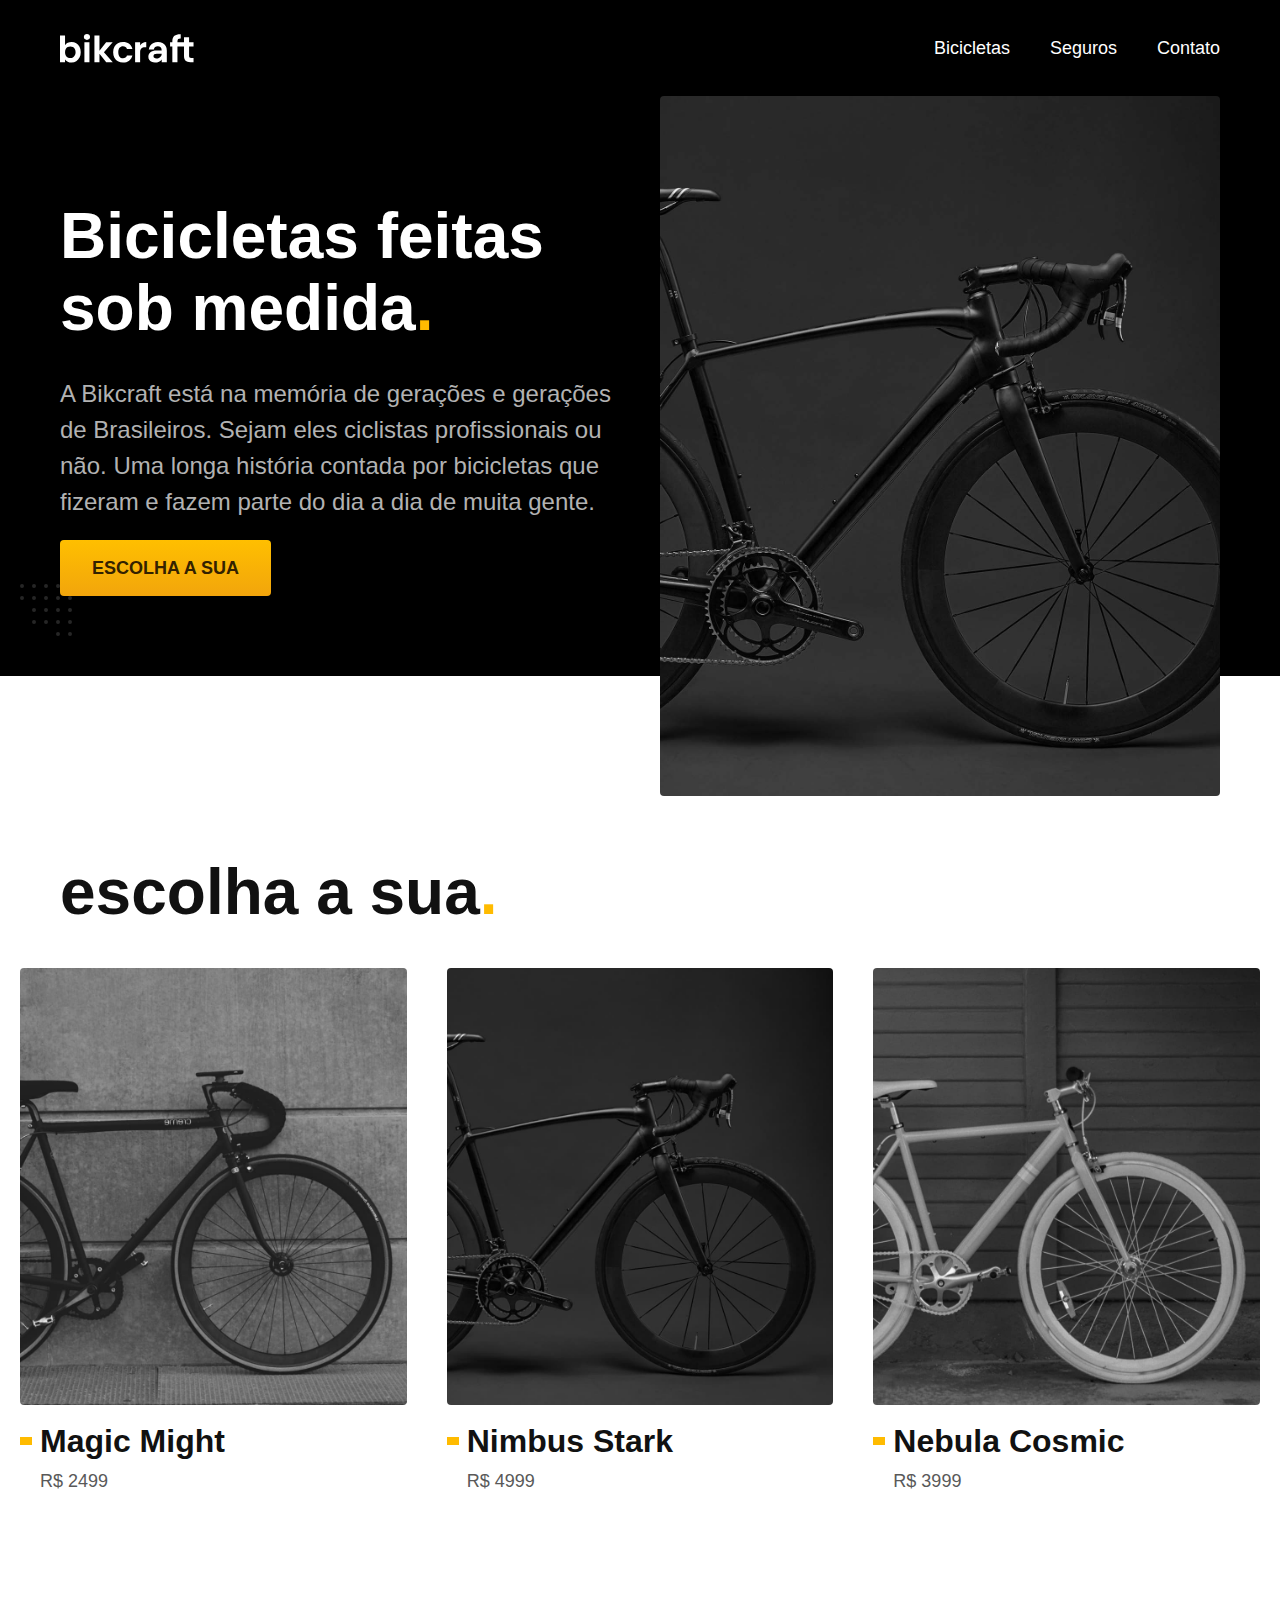
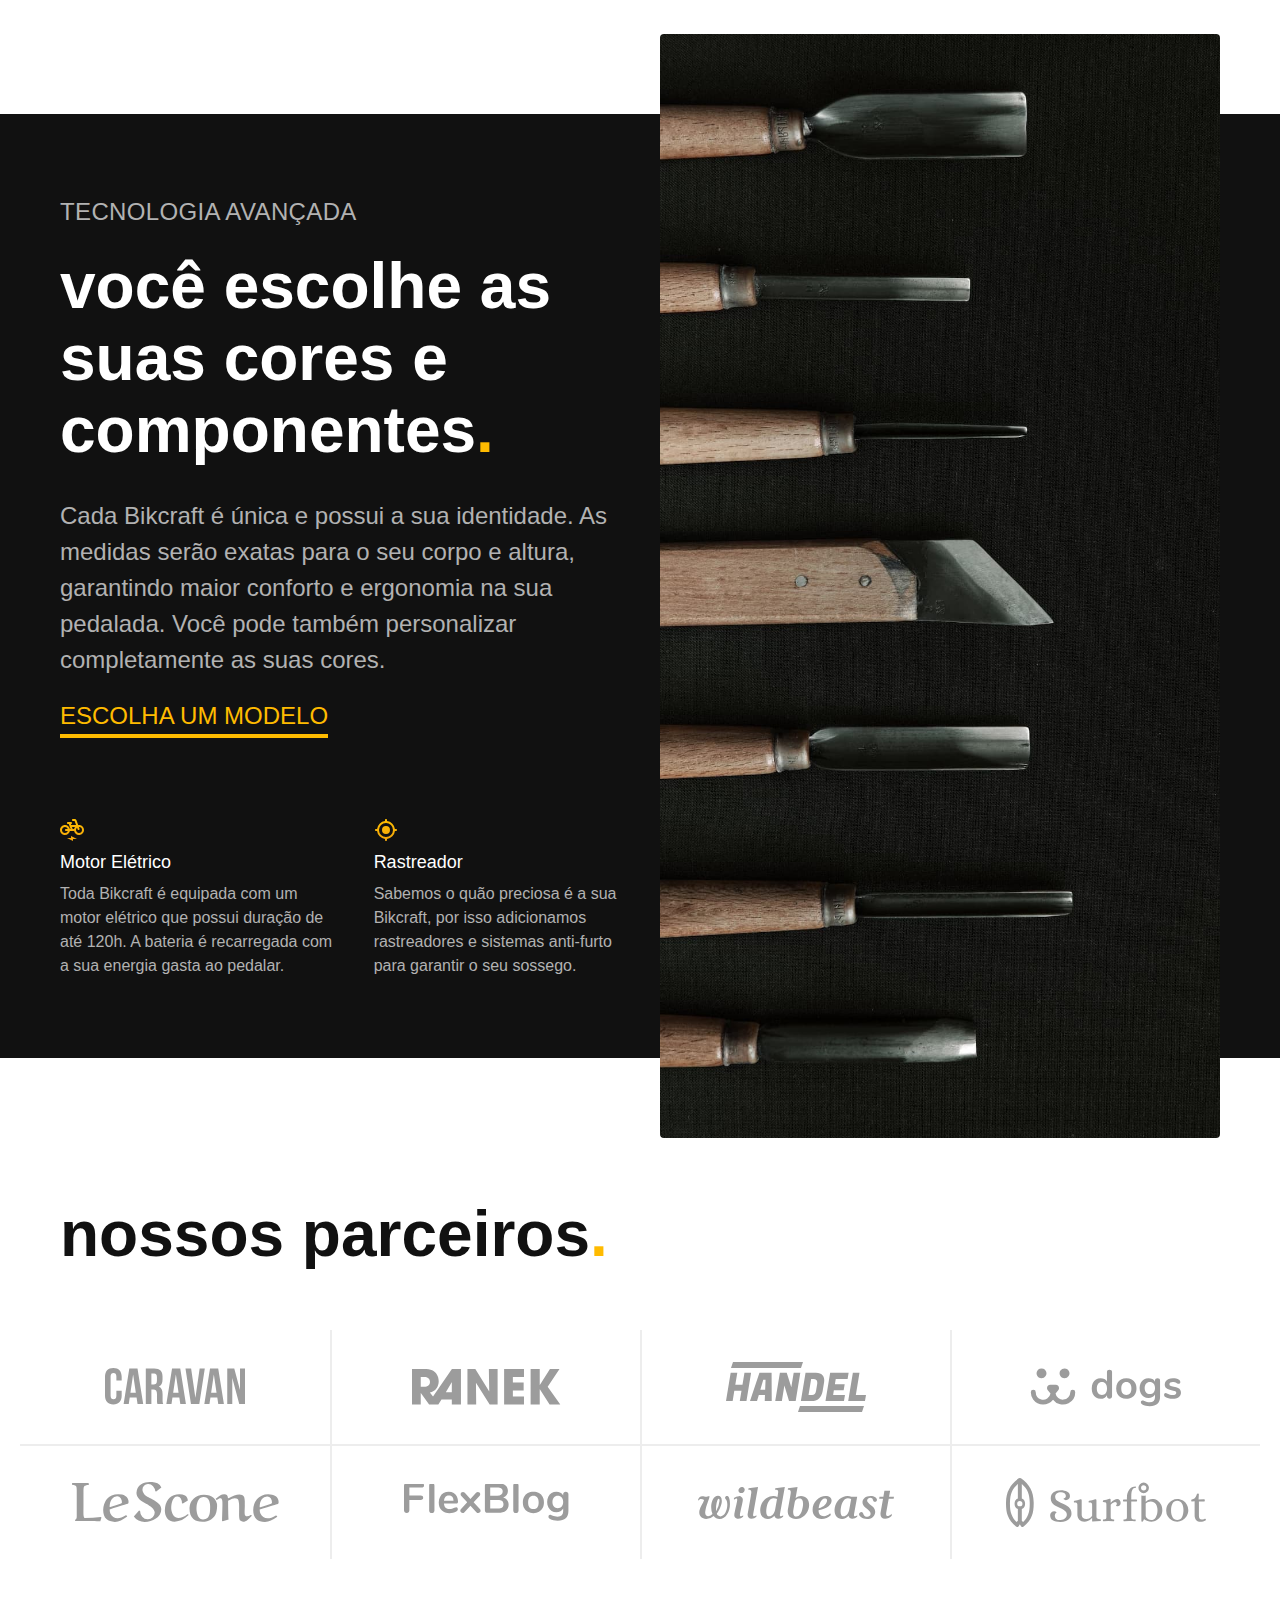
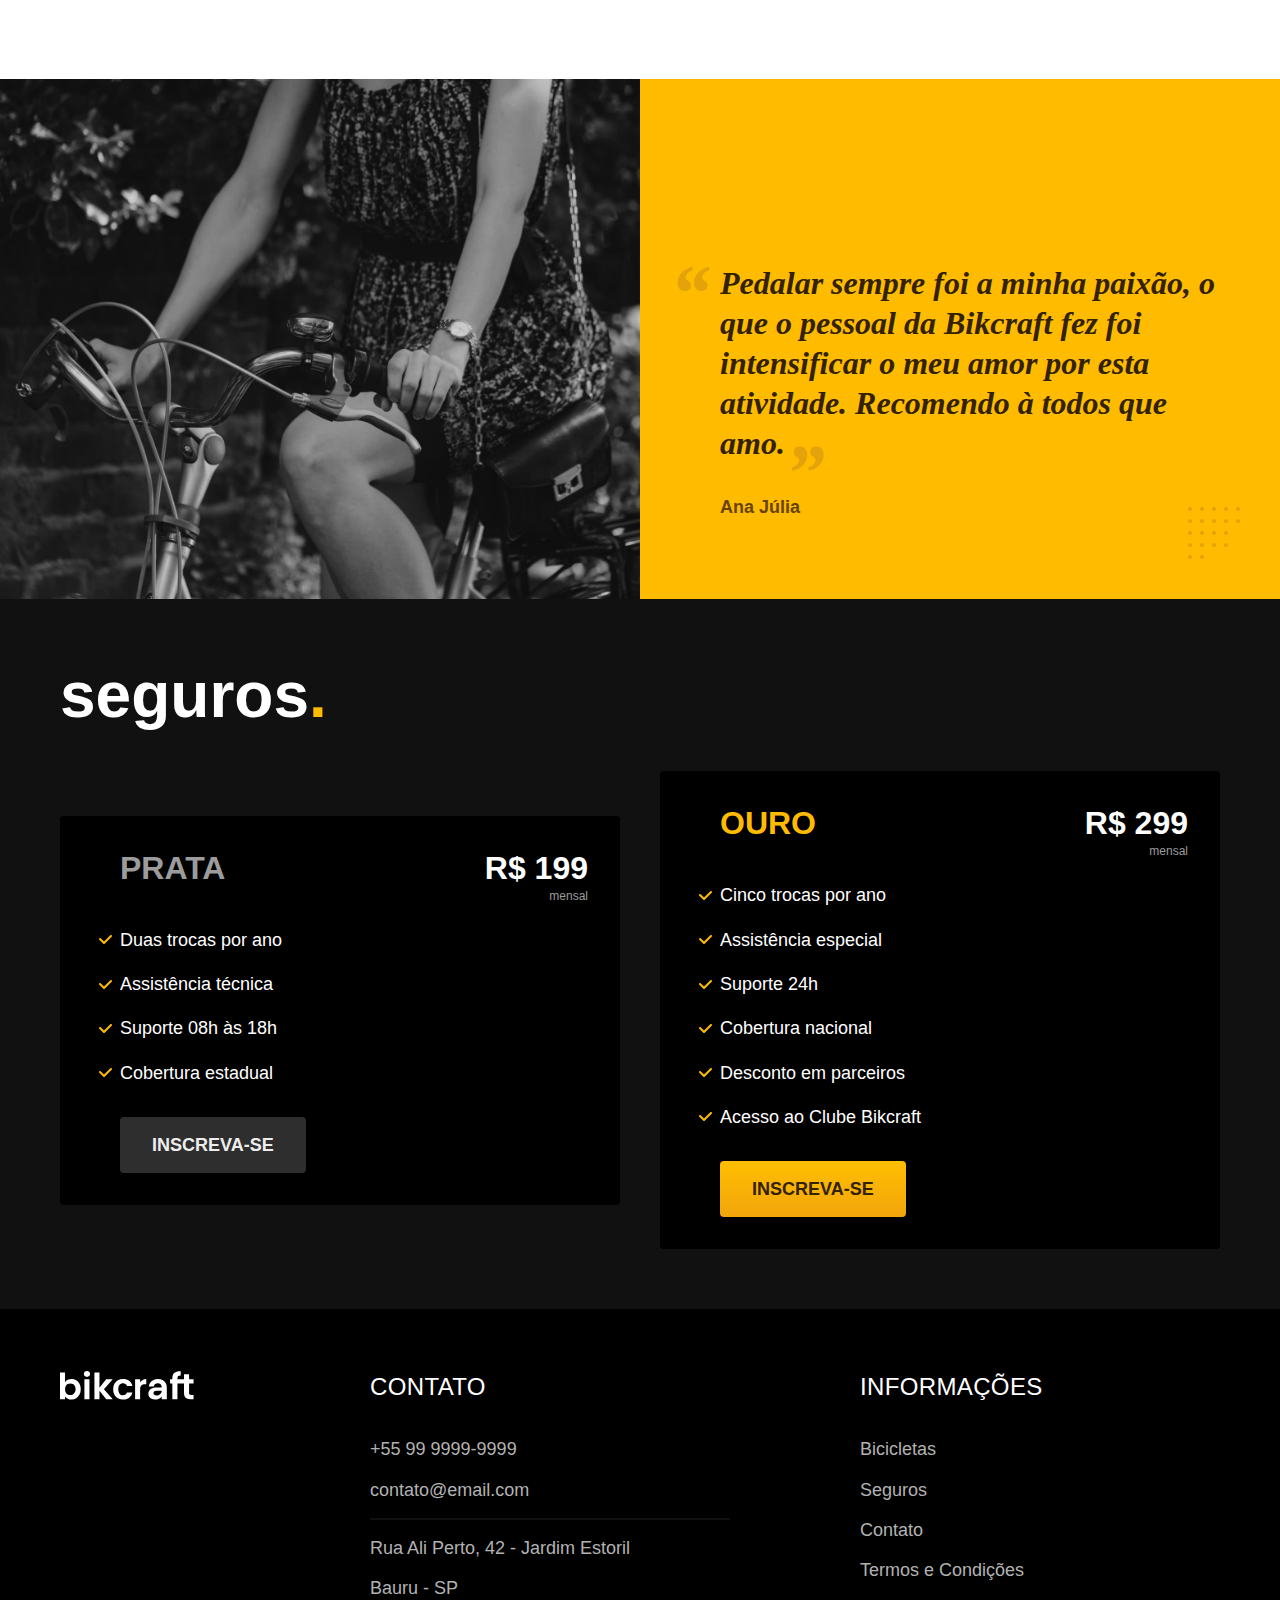
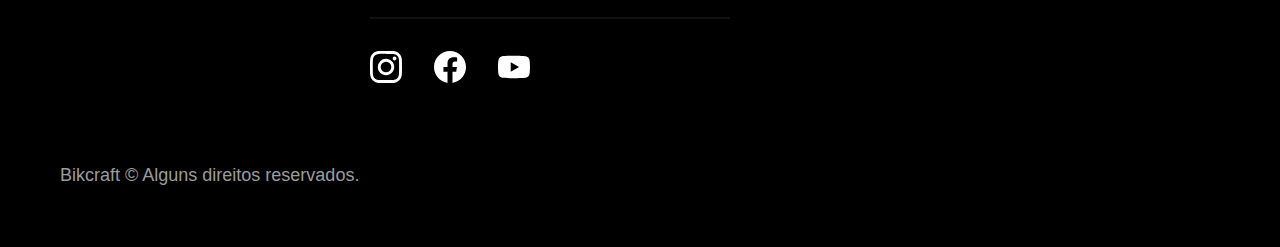
<file: index.html>
<!DOCTYPE html>
<html lang="pt-br">
  <head>
    <meta charset="UTF-8" />
    <meta name="viewport" content="width=device-width, initial-scale=1.0" />

    <title>Bikcraft - As melhores bicicletas do mundo</title>
    <meta
      name="description"
      content="A Bikcraft está na memória de gerações e gerações de Brasileiros. Sejam eles ciclistas profissionais ou não. Uma longa história contada por bicicletas que ..."
    />

    <link rel="shortcut icon" href="./img/favicon.svg" type="image/x-icon" />
    <link rel="preload" href="./css/style.min.css" as="style" />
    <link rel="stylesheet" href="./css/style.min.css" />

    <script>
      document.documentElement.classList.add("js");
    </script>
  </head>

  <body>
    <header class="header-bg">
      <div class="header container">
        <a href="./">
          <img
            src="./img/bikcraft.svg"
            width="136"
            height="32"
            alt="Bikcraft"
          />
        </a>

        <nav aria-label="primaria">
          <ul class="header-menu font-1-m cor-0">
            <li><a href="./bicicletas.html">Bicicletas</a></li>
            <li><a href="./seguros.html">Seguros</a></li>
            <li><a href="./contato.html">Contato</a></li>
          </ul>
        </nav>
      </div>
    </header>

    <main class="introducao-bg">
      <div class="introducao container">
        <div class="introducao-conteudo">
          <h1 class="font-1-xxl cor-0 fadeInDown" data-anime="200">
            Bicicletas feitas sob medida<span class="cor-p1">.</span>
          </h1>
          <p class="font-2-l cor-5 fadeInDown" data-anime="400">
            A Bikcraft está na memória de gerações e gerações de Brasileiros.
            Sejam eles ciclistas profissionais ou não. Uma longa história
            contada por bicicletas que fizeram e fazem parte do dia a dia de
            muita gente.
          </p>
          <a class="botao fadeInDown" data-anime="600" href="./bicicletas.html">
            Escolha a sua
          </a>
        </div>
        <picture data-anime="800" class="fadeInDown">
          <source
            media="(max-width: 800px)"
            srcset="./img/bicicletas/nimbus.jpg"
          />
          <img
            src="./img/fotos/introducao.jpg"
            width="1280"
            height="1600"
            alt="Bicicleta elétrica preta."
          />
        </picture>
      </div>
    </main>

    <article class="bicicletas-lista">
      <h2 class="container font-1-xxl">
        escolha a sua<span class="cor-p1">.</span>
      </h2>

      <ul>
        <li>
          <a href="./bicicletas/magic.html">
            <img
              src="./img/bicicletas/magic-home.jpg"
              alt="Bicicleta preta"
              width="920"
              height="1040"
            />
            <h3 class="font-1-xl">Magic Might</h3>
            <span class="font-2-m cor-8">R$ 2499</span>
          </a>
        </li>
        <li>
          <a href="./bicicletas/nimbus.html">
            <img
              src="./img/bicicletas/nimbus-home.jpg"
              alt="Bicicleta preta"
              width="920"
              height="1040"
            />
            <h3 class="font-1-xl">Nimbus Stark</h3>
            <span class="font-2-m cor-8">R$ 4999</span>
          </a>
        </li>
        <li>
          <a href="./bicicletas/nebula.html">
            <img
              src="./img/bicicletas/nebula-home.jpg"
              alt="Bicicleta preta"
              width="920"
              height="1040"
            />
            <h3 class="font-1-xl">Nebula Cosmic</h3>
            <span class="font-2-m cor-8">R$ 3999</span>
          </a>
        </li>
      </ul>
    </article>

    <article class="tecnologia-bg">
      <div class="tecnologia container">
        <div class="tecnologia-conteudo">
          <span class="font-2-l-b cor-5">Tecnologia Avançada</span>
          <h2 class="font-1-xxl cor-0">
            você escolhe as suas cores e componentes<span class="cor-p1"
              >.</span
            >
          </h2>
          <p class="font-2-l cor-5">
            Cada Bikcraft é única e possui a sua identidade. As medidas serão
            exatas para o seu corpo e altura, garantindo maior conforto e
            ergonomia na sua pedalada. Você pode também personalizar
            completamente as suas cores.
          </p>
          <a class="link" href="./bicicletas.html">Escolha um modelo</a>
          <div class="tecnologia-vantagens">
            <div>
              <img
                src="./img/icones/eletrica.svg"
                width="24"
                height="24"
                alt=""
              />
              <h3 class="font-1-m cor-0">Motor Elétrico</h3>
              <p class="font-2-s cor-5">
                Toda Bikcraft é equipada com um motor elétrico que possui
                duração de até 120h. A bateria é recarregada com a sua energia
                gasta ao pedalar.
              </p>
            </div>
            <div>
              <img
                src="./img/icones/rastreador.svg"
                width="24"
                height="24"
                alt=""
              />
              <h3 class="font-1-m cor-0">Rastreador</h3>
              <p class="font-2-s cor-5">
                Sabemos o quão preciosa é a sua Bikcraft, por isso adicionamos
                rastreadores e sistemas anti-furto para garantir o seu sossego.
              </p>
            </div>
          </div>
        </div>
        <div class="tecnologia-imagem">
          <img
            src="./img/fotos/tecnologia.jpg"
            width="1200"
            height="1920"
            alt=""
          />
        </div>
      </div>
    </article>

    <section class="parceiros" aria-label="Nossos Parceiros">
      <h2 class="container font-1-xxl">
        nossos parceiros<span class="cor-p1">.</span>
      </h2>

      <ul>
        <li>
          <img
            src="./img/parceiros/caravan.svg"
            alt="Caravan"
            width="140"
            height="38"
          />
        </li>
        <li>
          <img
            src="./img/parceiros/ranek.svg"
            alt="Ranek"
            width="149"
            height="36"
          />
        </li>
        <li>
          <img
            src="./img/parceiros/handel.svg"
            alt="Handel"
            width="140"
            height="50"
          />
        </li>
        <li>
          <img
            src="./img/parceiros/dogs.svg"
            alt="Dogs"
            width="152"
            height="39"
          />
        </li>
        <li>
          <img
            src="./img/parceiros/lescone.svg"
            alt="LeScone"
            width="208"
            height="41"
          />
        </li>
        <li>
          <img
            src="./img/parceiros/flexblog.svg"
            alt="FlexBlog"
            width="165"
            height="38"
          />
        </li>
        <li>
          <img
            src="./img/parceiros/wildbeast.svg"
            alt="Wildbeast"
            width="196"
            height="34"
          />
        </li>
        <li>
          <img
            src="./img/parceiros/surfbot.svg"
            alt="Surfbot"
            width="200"
            height="49"
          />
        </li>
      </ul>
    </section>

    <section class="depoimento" aria-label="Depoimento">
      <div>
        <img
          src="./img/fotos/depoimento.jpg"
          width="1560"
          height="1360"
          alt="Pessoa pedalando uma bicicleta Bik"
        />
      </div>
      <div class="depoimento-conteudo">
        <blockquote class="font-1-xl cor-p5">
          <p>
            Pedalar sempre foi a minha paixão, o que o pessoal da Bikcraft fez
            foi intensificar o meu amor por esta atividade. Recomendo à todos
            que amo.
          </p>
        </blockquote>
        <span class="font-1-m-b cor-p4">Ana Júlia</span>
      </div>
    </section>

    <article class="seguros-bg">
      <div class="seguros container">
        <h2 class="font-1-xxl cor-0">seguros<span class="cor-p1">.</span></h2>
        <div class="seguros-item">
          <h3 class="font-1-xl cor-6">PRATA</h3>
          <span class="font-1-xl cor-0"
            >R$ 199 <span class="font-1-xs cor-6">mensal</span></span
          >
          <ul class="font-2-m cor-0">
            <li>Duas trocas por ano</li>
            <li>Assistência técnica</li>
            <li>Suporte 08h às 18h</li>
            <li>Cobertura estadual</li>
          </ul>
          <a class="botao secundario" href="./orcamento.html">Inscreva-se</a>
        </div>

        <div class="seguros-item">
          <h3 class="font-1-xl cor-p1">OURO</h3>
          <span class="font-1-xl cor-0"
            >R$ 299 <span class="font-1-xs cor-6">mensal</span></span
          >
          <ul class="font-2-m cor-0">
            <li>Cinco trocas por ano</li>
            <li>Assistência especial</li>
            <li>Suporte 24h</li>
            <li>Cobertura nacional</li>
            <li>Desconto em parceiros</li>
            <li>Acesso ao Clube Bikcraft</li>
          </ul>
          <a class="botao" href="./orcamento.html">Inscreva-se</a>
        </div>
      </div>
    </article>

    <footer class="footer-bg">
      <div class="footer container">
        <img src="./img/bikcraft.svg" width="136" height="32" alt="Bikcraft" />
        <div class="footer-contato">
          <h3 class="font-2-l-b cor-0">Contato</h3>
          <ul class="font-2-m cor-5">
            <li><a href="tel:+559999999999">+55 99 9999-9999</a></li>
            <li>
              <a href="mailto:contato@email.com">contato@email.com</a>
            </li>
            <li>Rua Ali Perto, 42 - Jardim Estoril</li>
            <li>Bauru - SP</li>
          </ul>
          <div class="footer-redes">
            <a href="./">
              <img
                src="./img/redes/instagram.svg"
                width="32"
                height="32"
                alt="Instagram"
              />
            </a>
            <a href="./">
              <img
                src="./img/redes/facebook.svg"
                width="32"
                height="32"
                alt="Facebook"
              />
            </a>
            <a href="./">
              <img
                src="./img/redes/youtube.svg"
                width="32"
                height="32"
                alt="Youtube"
              />
            </a>
          </div>
        </div>
        <div class="footer-informacoes">
          <h3 class="font-2-l-b cor-0">Informações</h3>
          <nav>
            <ul class="font-1-m cor-5">
              <li><a href="./bicicletas.html">Bicicletas</a></li>
              <li><a href="./seguros.html">Seguros</a></li>
              <li><a href="./contato.html">Contato</a></li>
              <li><a href="./termos.html">Termos e Condições</a></li>
            </ul>
          </nav>
        </div>
        <p class="footer-copy font-2-m cor-6">
          Bikcraft © Alguns direitos reservados.
        </p>
      </div>
    </footer>

    <script src="./js/plugins/simple-anime.js"></script>
    <script src="./js/script.js"></script>
  </body>
</html>
</file>
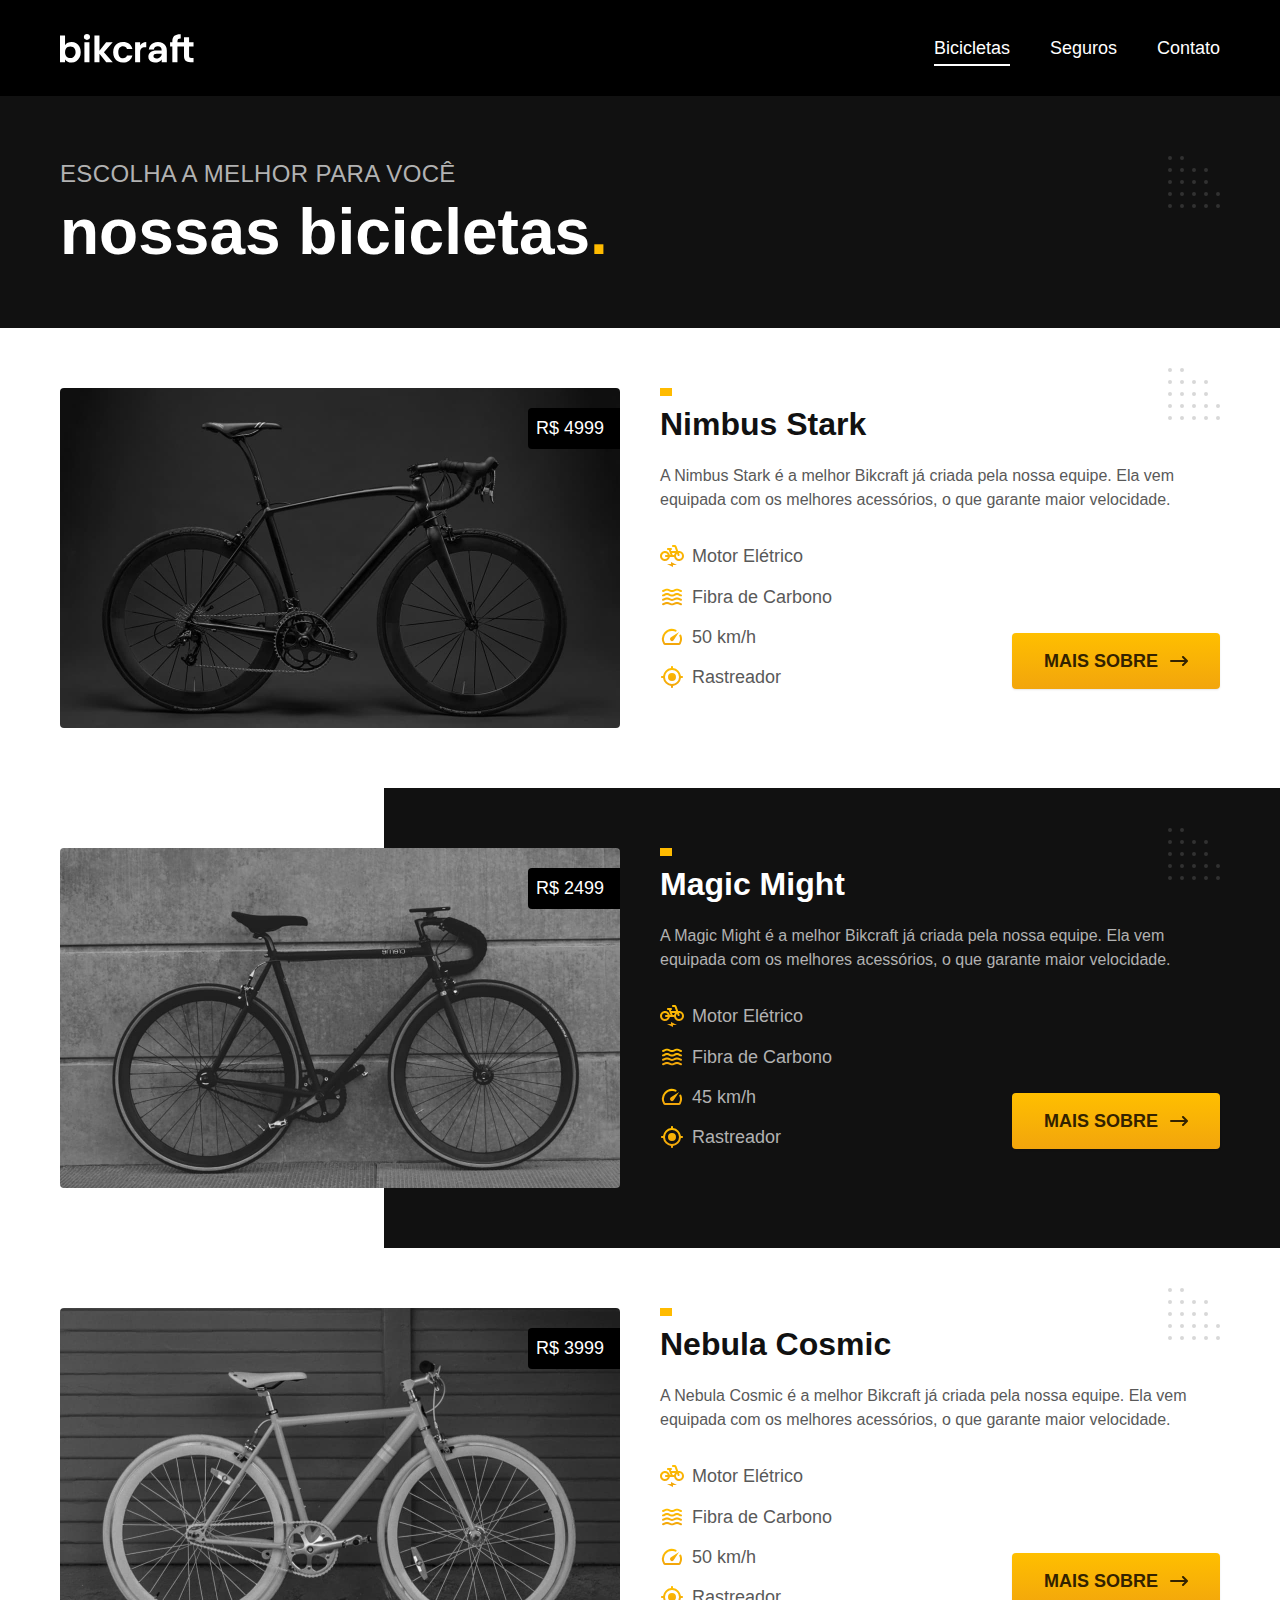
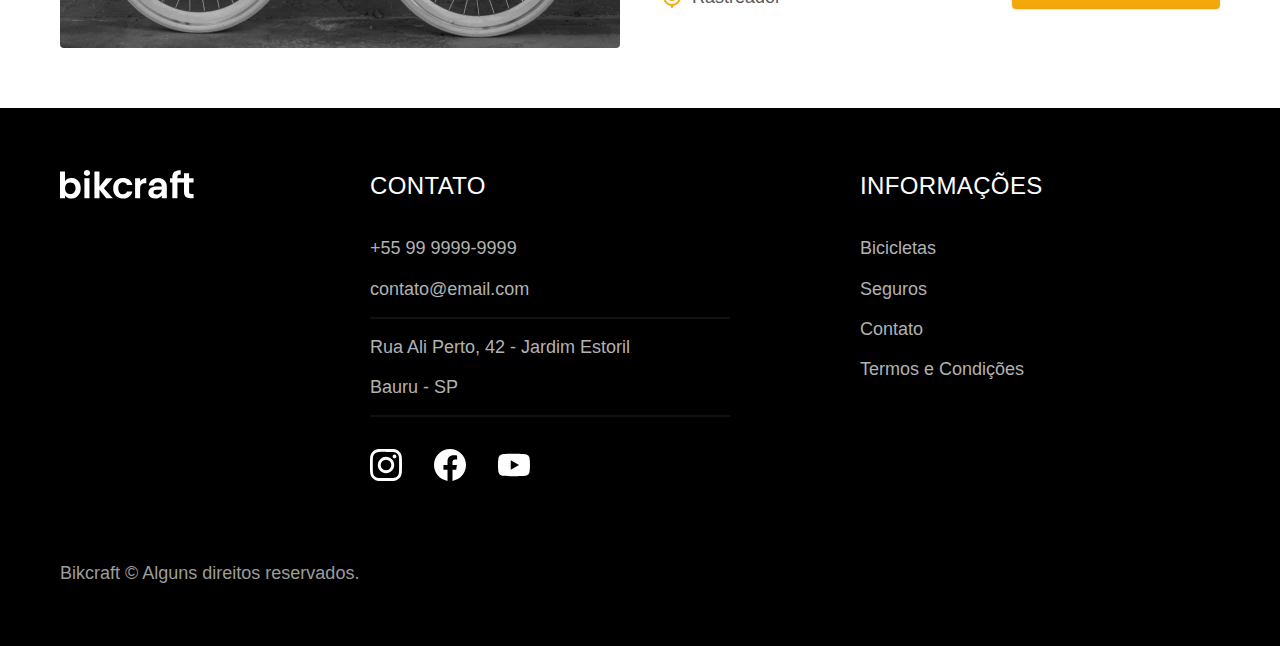
<file: bicicletas.html>
<!DOCTYPE html>
<html lang="pt-br">

<head>
  <meta charset="UTF-8">
  <meta name="viewport" content="width=device-width, initial-scale=1.0">

  <title>Bicicletas | Bikcraft</title>
  <meta name="description" content="Bicicletas">

  <link rel="shortcut icon" href="./img/favicon.svg" type="image/x-icon" />
  <link rel="preload" href="./css/style.min.css" as="style">
  <link rel="stylesheet" href="./css/style.min.css">

  <script>
      document.documentElement.classList.add("js");
    </script>
</head>

<body id="bicicletas">
  <header class="header-bg">
    <div class="header container">
      <a href="./">
        <img src="./img/bikcraft.svg" alt="Bikcraft">
      </a>

      <nav aria-label="primaria">
        <ul class="header-menu font-1-m cor-0">
          <li><a href="./bicicletas.html">Bicicletas</a></li>
          <li><a href="./seguros.html">Seguros</a></li>
          <li><a href="./contato.html">Contato</a></li>
        </ul>
      </nav>
    </div>
  </header>

  <main>
    <div class="titulo-bg">
      <div class="titulo container">
        <p class="font-2-l-b cor-5">Escolha a melhor para você</p>
        <h1 class="font-1-xxl cor-0">nossas bicicletas<span class="cor-p1">.</span></h1>
      </div>
    </div>

    <div class="bicicletas container">
      <div class="bicicletas-imagem">
        <img src="./img/bicicletas/nimbus.jpg" alt="Bicicleta preta">
        <span class="font-2-m cor-0">R$ 4999</span>
      </div>
      <div class="bicicletas-conteudo">
        <h2 class="font-1-xl">Nimbus Stark</h2>
        <p class="font-2-s cor-8">A Nimbus Stark é a melhor Bikcraft já criada pela nossa equipe. Ela vem equipada com os melhores acessórios, o que garante maior velocidade.</p>
        <ul class="font-1-m cor-8">
          <li>
            <img src="./img/icones/eletrica.svg" alt="">
            Motor Elétrico
          </li>
          <li>
            <img src="./img/icones/carbono.svg" alt="">
            Fibra de Carbono
          </li>
          <li>
            <img src="./img/icones/velocidade.svg" alt="">
            50 km/h
          </li>
          <li>
            <img src="./img/icones/rastreador.svg" alt="">
            Rastreador
          </li>
        </ul>
        <a class="botao seta" href="./bicicletas/nimbus.html">Mais Sobre</a>
      </div>
    </div>

    <div class="bicicletas-bg">
      <div class="bicicletas container">
        <div class="bicicletas-imagem">
          <img src="./img/bicicletas/magic.jpg" alt="Bicicleta preta">
          <span class="font-2-m cor-0">R$ 2499</span>
        </div>
        <div class="bicicletas-conteudo">
          <h2 class="font-1-xl cor-0">Magic Might</h2>
          <p class="font-2-s cor-5">A Magic Might é a melhor Bikcraft já criada pela nossa equipe. Ela vem equipada com os melhores acessórios, o que garante maior velocidade.</p>
          <ul class="font-1-m cor-5">
            <li>
              <img src="./img/icones/eletrica.svg" alt="">
              Motor Elétrico
            </li>
            <li>
              <img src="./img/icones/carbono.svg" alt="">
              Fibra de Carbono
            </li>
            <li>
              <img src="./img/icones/velocidade.svg" alt="">
              45 km/h
            </li>
            <li>
              <img src="./img/icones/rastreador.svg" alt="">
              Rastreador
            </li>
          </ul>
          <a class="botao seta" href="./bicicletas/magic.html">Mais Sobre</a>
        </div>
      </div>
    </div>

    <div class="bicicletas container">
      <div class="bicicletas-imagem">
        <img src="./img/bicicletas/nebula.jpg" alt="Bicicleta preta">
        <span class="font-2-m cor-0">R$ 3999</span>
      </div>
      <div class="bicicletas-conteudo">
        <h2 class="font-1-xl">Nebula Cosmic</h2>
        <p class="font-2-s cor-8">A Nebula Cosmic é a melhor Bikcraft já criada pela nossa equipe. Ela vem equipada com os melhores acessórios, o que garante maior velocidade.</p>
        <ul class="font-1-m cor-8">
          <li>
            <img src="./img/icones/eletrica.svg" alt="">
            Motor Elétrico
          </li>
          <li>
            <img src="./img/icones/carbono.svg" alt="">
            Fibra de Carbono
          </li>
          <li>
            <img src="./img/icones/velocidade.svg" alt="">
            50 km/h
          </li>
          <li>
            <img src="./img/icones/rastreador.svg" alt="">
            Rastreador
          </li>
        </ul>
        <a class="botao seta" href="./bicicletas/nebula.html">Mais Sobre</a>
      </div>
    </div>

  </main>

  <footer class="footer-bg">
    <div class="footer container">
      <img src="./img/bikcraft.svg" alt="Bikcraft">
      <div class="footer-contato">
        <h3 class="font-2-l-b cor-0">Contato</h3>
        <ul class="font-2-m cor-5">
          <li><a href="tel:+559999999999">+55 99 9999-9999</a></li>
          <li><a href="mailto:contato@email.com">contato@email.com</a></li>
          <li>Rua Ali Perto, 42 - Jardim Estoril</li>
          <li>Bauru - SP</li>
        </ul>
        <div class="footer-redes">
          <a href="./">
            <img src="./img/redes/instagram.svg" alt="Instagram">
          </a>
          <a href="./">
            <img src="./img/redes/facebook.svg" alt="Facebook">
          </a>
          <a href="./">
            <img src="./img/redes/youtube.svg" alt="Youtube">
          </a>
        </div>
      </div>
      <div class="footer-informacoes">
        <h3 class="font-2-l-b cor-0">Informações</h3>
        <nav>
          <ul class="font-1-m cor-5">
            <li><a href="./bicicletas.html">Bicicletas</a></li>
            <li><a href="./seguros.html">Seguros</a></li>
            <li><a href="./contato.html">Contato</a></li>
            <li><a href="./termos.html">Termos e Condições</a></li>
          </ul>
        </nav>
      </div>
      <p class="footer-copy font-2-m cor-6">Bikcraft © Alguns direitos reservados.</p>
    </div>
    <script src="./js/script.js"></script>
  </body>

</html>
</file>
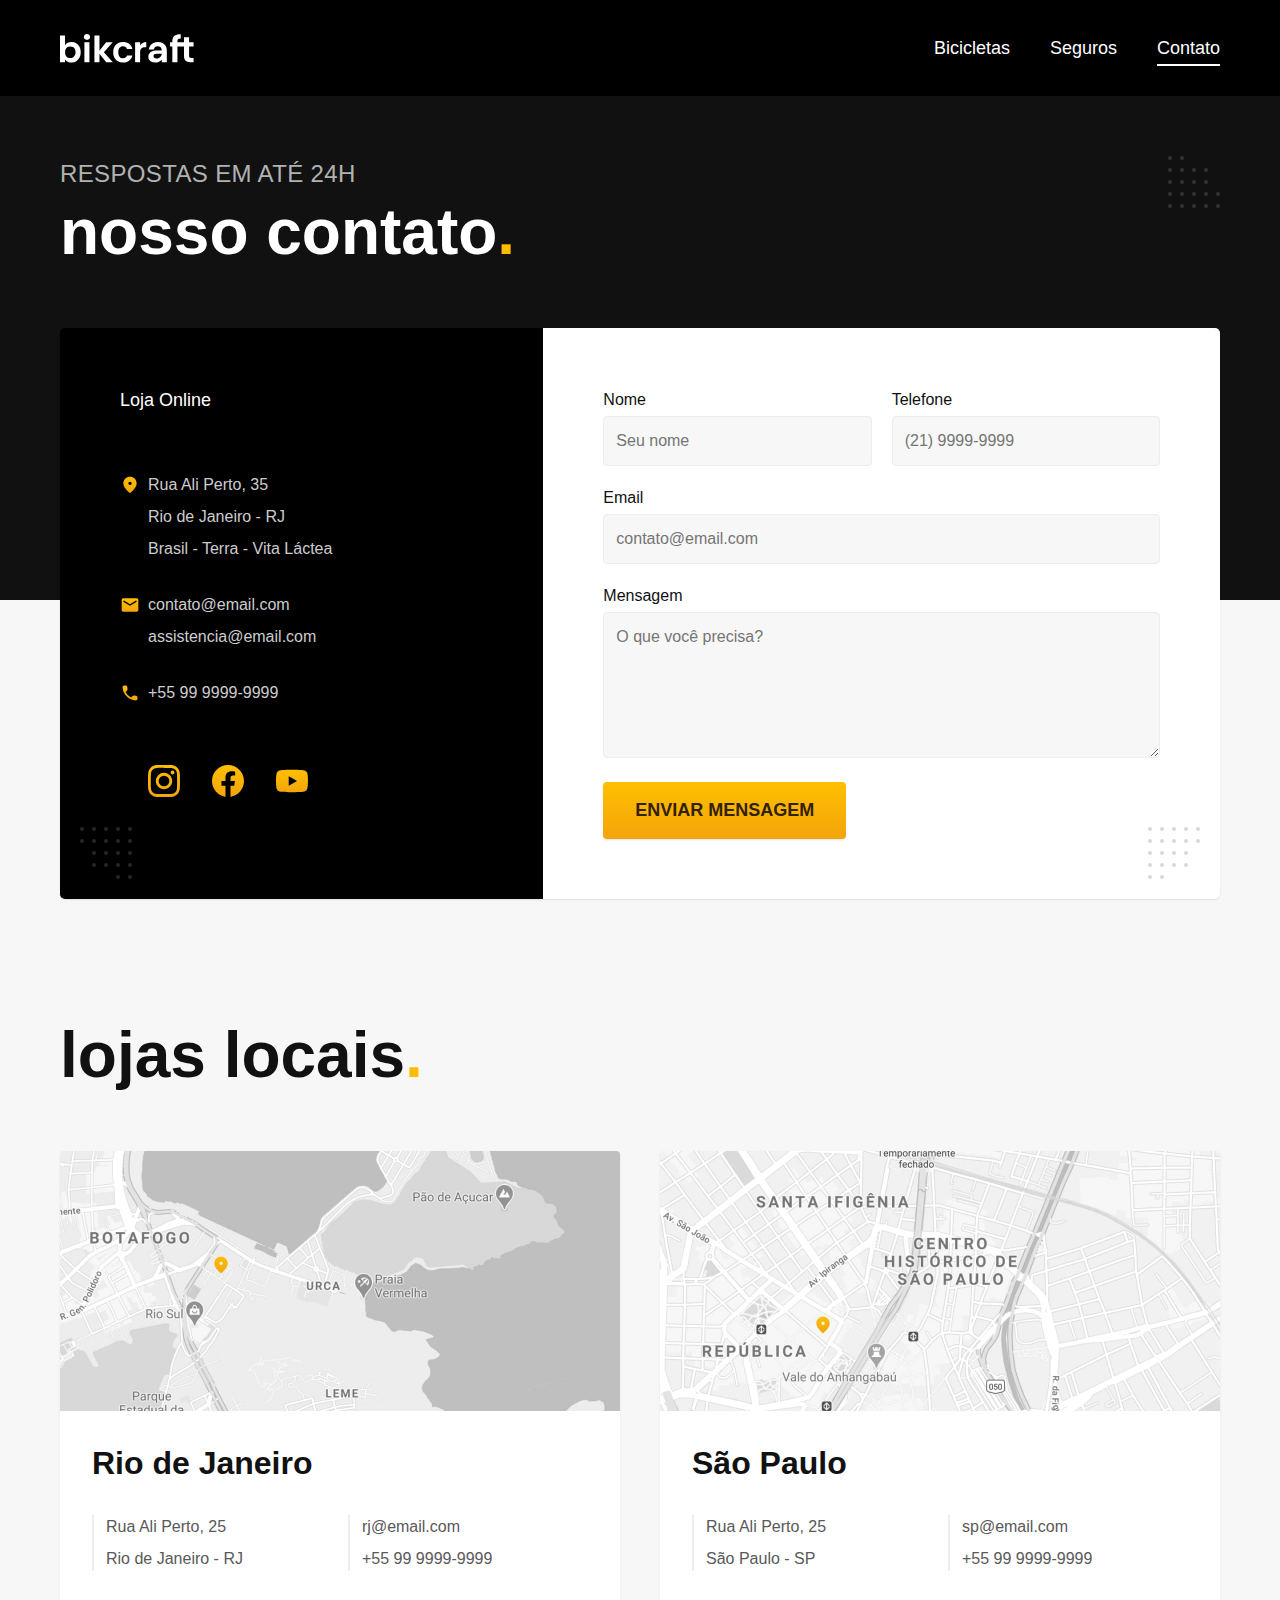
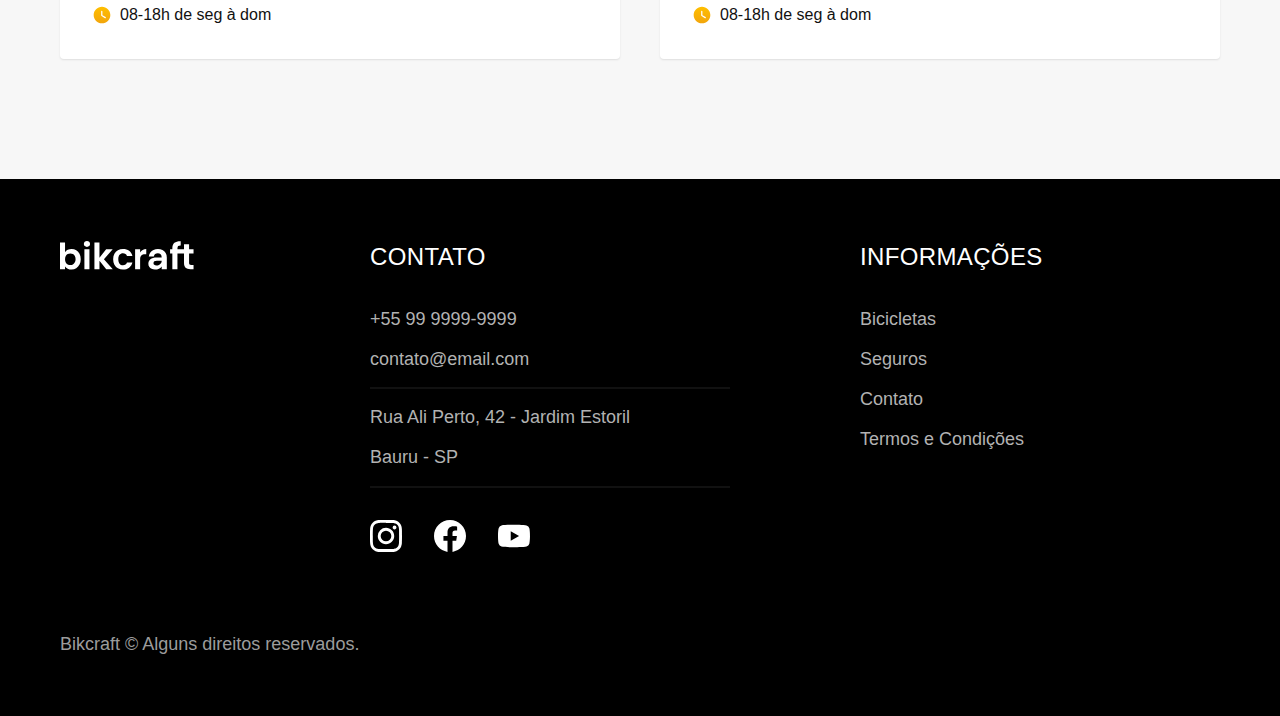
<file: contato.html>
<!DOCTYPE html>
<html lang="pt-br">
  <head>
    <meta charset="UTF-8" />
    <meta name="viewport" content="width=device-width, initial-scale=1.0" />

    <title>Contato | Bikcraft</title>
    <meta name="description" content="Contato." />

    <link rel="shortcut icon" href="./img/favicon.svg" type="image/x-icon" />
    <link rel="preload" href="./css/style.min.css" as="style" />
    <link rel="stylesheet" href="./css/style.min.css" />

    <script>
      document.documentElement.classList.add("js");
    </script>
  </head>

  <body id="contato">
    <header class="header-bg">
      <div class="header container">
        <a href="./">
          <img src="./img/bikcraft.svg" alt="Bikcraft" />
        </a>

        <nav aria-label="primaria">
          <ul class="header-menu font-1-m cor-0">
            <li><a href="./bicicletas.html">Bicicletas</a></li>
            <li><a href="./seguros.html">Seguros</a></li>
            <li><a href="./contato.html">Contato</a></li>
          </ul>
        </nav>
      </div>
    </header>

    <main>
      <div class="titulo-bg">
        <div class="titulo container">
          <p class="font-2-l-b cor-5">Respostas em até 24h</p>
          <h1 class="font-1-xxl cor-0">
            nosso contato<span class="cor-p1">.</span>
          </h1>
        </div>
      </div>

      <div class="contato container">
        <section class="contato-dados" aria-label="Endereço">
          <h2 class="font-1-m cor-0">Loja Online</h2>
          <div class="contato-endereco font-2-s cor-4">
            <p>Rua Ali Perto, 35</p>
            <p>Rio de Janeiro - RJ</p>
            <p>Brasil - Terra - Vita Láctea</p>
          </div>
          <address class="contato-meios font-2-s cor-4">
            <a href="mailto:contato@email.com">contato@email.com</a>
            <a href="mailto:assistencia@email.com">assistencia@email.com</a>
            <a href="tel:+559999999999">+55 99 9999-9999</a>
          </address>
          <div class="contato-redes">
            <a href="./">
              <img src="./img/redes/instagram-p.svg" alt="Instagram" />
            </a>
            <a href="./">
              <img src="./img/redes/facebook-p.svg" alt="Facebook" />
            </a>
            <a href="./">
              <img src="./img/redes/youtube-p.svg" alt="Youtube" />
            </a>
          </div>
        </section>
        <section class="contato-formulario" aria-label="Formulário">
          <form class="form" action="./contato.html">
            <div>
              <label for="nome">Nome</label>
              <input type="text" id="nome" name="nome" placeholder="Seu nome" />
            </div>
            <div>
              <label for="telefone">Telefone</label>
              <input
                type="text"
                id="telefone"
                name="telefone"
                placeholder="(21) 9999-9999"
              />
            </div>
            <div class="col-2">
              <label for="email">Email</label>
              <input
                type="email"
                id="email"
                name="email"
                placeholder="contato@email.com"
                required
              />
            </div>
            <div class="col-2">
              <label for="mensagem">Mensagem</label>
              <textarea
                rows="5"
                id="mensagem"
                name="mensagem"
                placeholder="O que você precisa?"
              ></textarea>
            </div>
            <button class="botao col-2">Enviar Mensagem</button>
          </form>
        </section>
      </div>
    </main>

    <article class="lojas container">
      <h2 class="font-1-xxl">lojas locais<span class="cor-p1">.</span></h2>
      <div class="lojas-item">
        <img
          src="./img/lojas/rj.jpg"
          alt="mapa marcando o endereço em Rua Ali Perto, 25 - Rio de Janeiro - RJ"
        />
        <div class="lojas-conteudo">
          <h3 class="font-1-xl">Rio de Janeiro</h3>
          <div class="lojas-dados font-2-s cor-8">
            <p>Rua Ali Perto, 25</p>
            <p>Rio de Janeiro - RJ</p>
          </div>
          <div class="lojas-dados font-2-s cor-8">
            <a href="mailto:rj@email.com">rj@email.com</a>
            <a href="tel:+559999999999">+55 99 9999-9999</a>
          </div>
          <p class="lojas-tempo font-1-s">
            <img src="./img/icones/horario.svg" alt="" />08-18h de seg à dom
          </p>
        </div>
      </div>

      <div class="lojas-item">
        <img
          src="./img/lojas/sp.jpg"
          alt="mapa marcando o endereço em Rua Ali Perto, 25 - São Paulo - SP"
        />
        <div class="lojas-conteudo">
          <h3 class="font-1-xl">São Paulo</h3>
          <div class="lojas-dados font-2-s cor-8">
            <p>Rua Ali Perto, 25</p>
            <p>São Paulo - SP</p>
          </div>
          <div class="lojas-dados font-2-s cor-8">
            <a href="mailto:sp@email.com">sp@email.com</a>
            <a href="tel:+559999999999">+55 99 9999-9999</a>
          </div>
          <p class="lojas-tempo font-1-s">
            <img src="./img/icones/horario.svg" alt="" />08-18h de seg à dom
          </p>
        </div>
      </div>
    </article>

    <footer class="footer-bg">
      <div class="footer container">
        <img src="./img/bikcraft.svg" alt="Bikcraft" />
        <div class="footer-contato">
          <h3 class="font-2-l-b cor-0">Contato</h3>
          <ul class="font-2-m cor-5">
            <li><a href="tel:+559999999999">+55 99 9999-9999</a></li>
            <li>
              <a href="mailto:contato@email.com">contato@email.com</a>
            </li>
            <li>Rua Ali Perto, 42 - Jardim Estoril</li>
            <li>Bauru - SP</li>
          </ul>
          <div class="footer-redes">
            <a href="./">
              <img src="./img/redes/instagram.svg" alt="Instagram" />
            </a>
            <a href="./">
              <img src="./img/redes/facebook.svg" alt="Facebook" />
            </a>
            <a href="./">
              <img src="./img/redes/youtube.svg" alt="Youtube" />
            </a>
          </div>
        </div>
        <div class="footer-informacoes">
          <h3 class="font-2-l-b cor-0">Informações</h3>
          <nav>
            <ul class="font-1-m cor-5">
              <li><a href="./bicicletas.html">Bicicletas</a></li>
              <li><a href="./seguros.html">Seguros</a></li>
              <li><a href="./contato.html">Contato</a></li>
              <li><a href="./termos.html">Termos e Condições</a></li>
            </ul>
          </nav>
        </div>
        <p class="footer-copy font-2-m cor-6">
          Bikcraft © Alguns direitos reservados.
        </p>
      </div>
    </footer>
    <script src="./js/script.js"></script>
  </body>
</html>
</file>
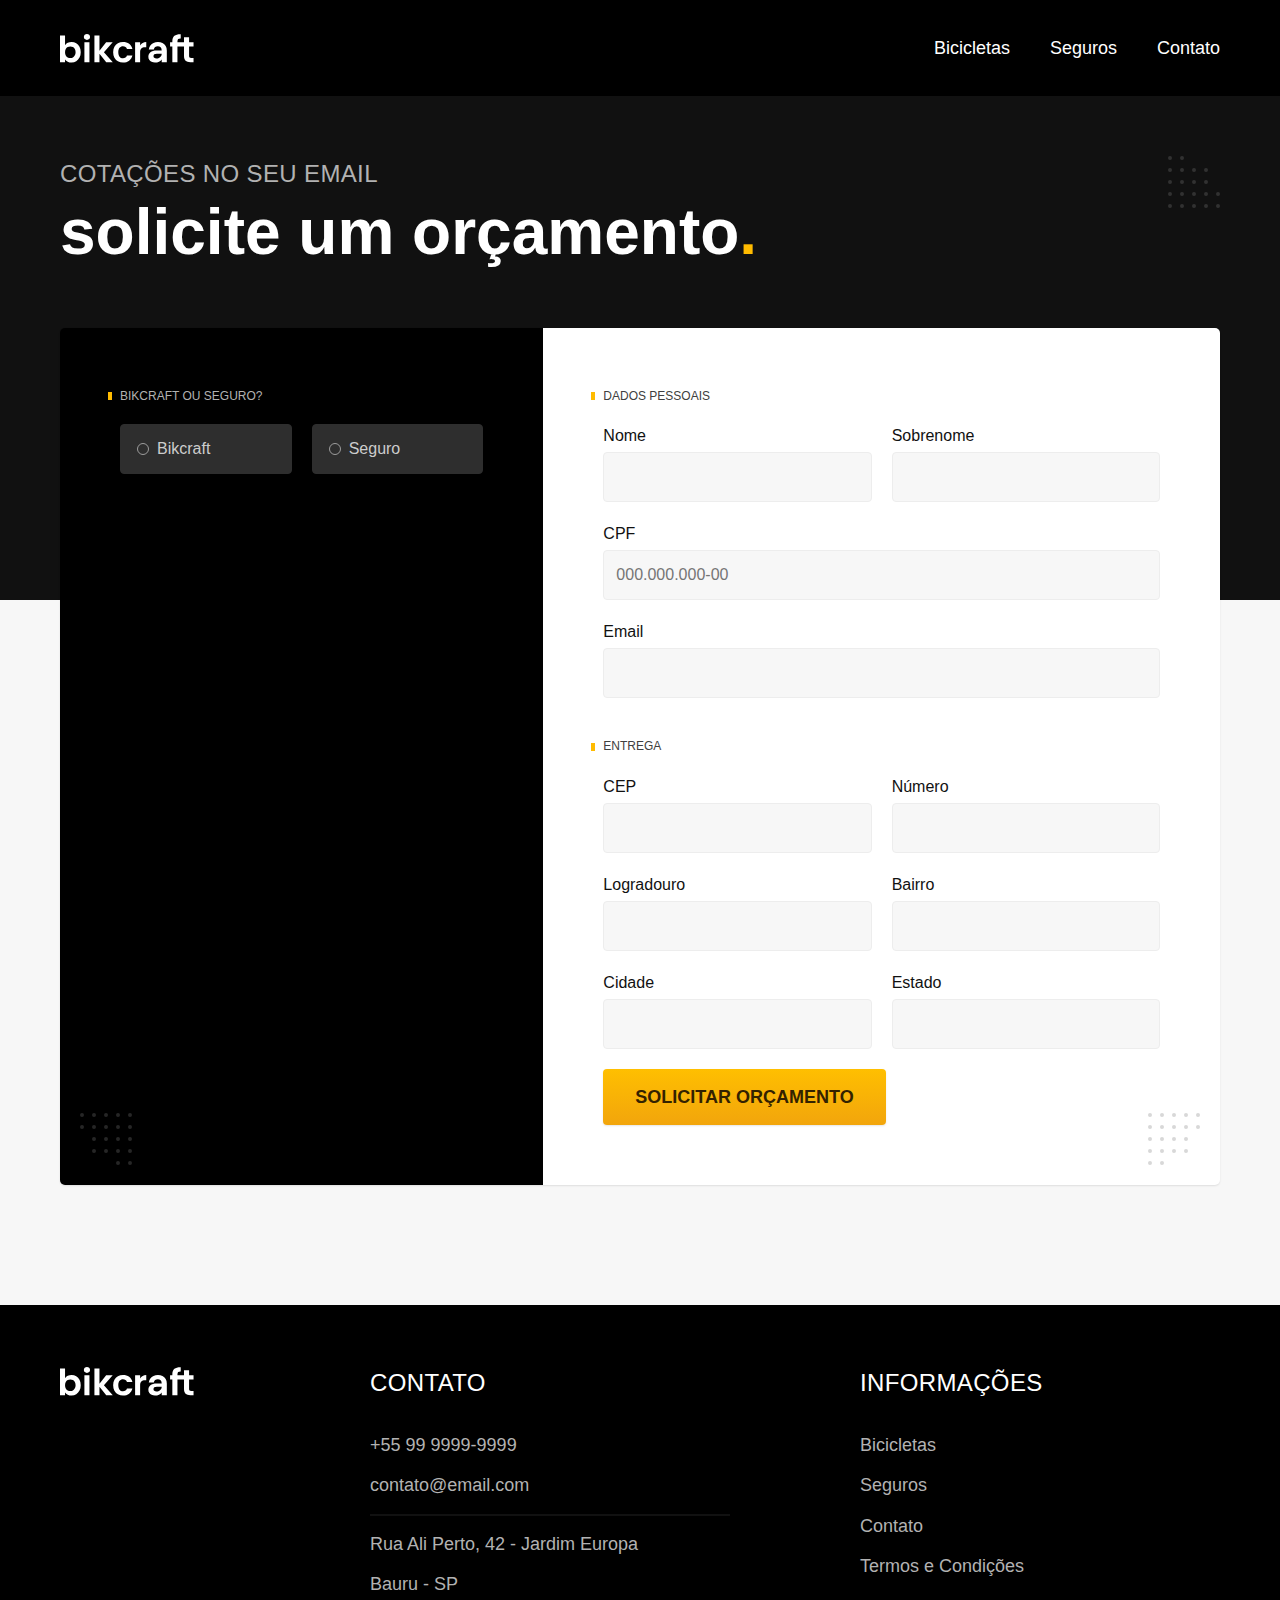
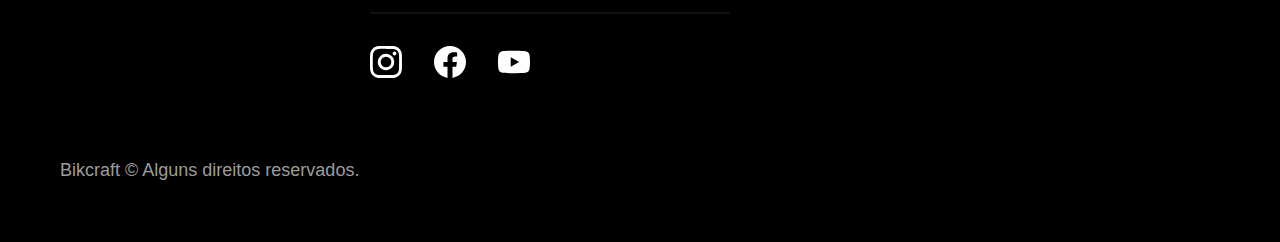
<file: orcamento.html>
<!DOCTYPE html>
<html lang="pt-br">
  <head>
    <meta charset="UTF-8" />
    <meta name="viewport" content="width=device-width, initial-scale=1.0" />

    <title>Orçamento | Bikcraft</title>
    <meta name="description" content="Orçamento." />

    <link rel="shortcut icon" href="./img/favicon.svg" type="image/x-icon" />
    <link rel="preload" href="./css/style.min.css" as="style" />
    <link rel="stylesheet" href="./css/style.min.css" />

    <script>
      document.documentElement.classList.add("js");
    </script>
  </head>

  <body id="orcamento">
    <header class="header-bg">
      <div class="header container">
        <a href="./">
          <img src="./img/bikcraft.svg" alt="Bikcraft" />
        </a>

        <nav aria-label="primaria">
          <ul class="header-menu font-1-m cor-0">
            <li><a href="./bicicletas.html">Bicicletas</a></li>
            <li><a href="./seguros.html">Seguros</a></li>
            <li><a href="./contato.html">Contato</a></li>
          </ul>
        </nav>
      </div>
    </header>

    <main>
      <div class="titulo-bg">
        <div class="titulo container">
          <p class="font-2-l-b cor-5">Cotações no seu email</p>
          <h1 class="font-1-xxl cor-0">
            solicite um orçamento<span class="cor-p1">.</span>
          </h1>
        </div>
      </div>

      <form class="orcamento container" action="./orcamento.html">
        <div class="orcamento-produto">
          <h2 class="font-1-xs cor-5">Bikcraft ou Seguro?</h2>

          <input type="radio" name="tipo" value="bikcraft" id="bikcraft" />
          <label for="bikcraft">Bikcraft</label>

          <input type="radio" name="tipo" value="seguro" id="seguro" />
          <label for="seguro">Seguro</label>

          <div class="orcamento-conteudo" id="orcamento-bikcraft">
            <h2 class="font-1-xs cor-5">Escolha a sua</h2>

            <input type="radio" name="produto" value="nimbus" id="nimbus" />
            <label for="nimbus">Nimbus Stark <span>R$ 4999</span></label>
            <div class="orcamento-detalhes">
              <ul class="font-1-xs cor-8">
                <li>
                  <img src="./img/icones/eletrica.svg" alt="" /> Motor Elétrico
                </li>
                <li>
                  <img src="./img/icones/carbono.svg" alt="" /> Fibra de Carbono
                </li>
                <li>
                  <img src="./img/icones/velocidade.svg" alt="" /> 50 km/h
                </li>
                <li>
                  <img src="./img/icones/rastreador.svg" alt="" /> Rastreador
                </li>
              </ul>
              <img src="./img/bicicletas/nimbus.jpg" alt="Bicicleta preta" />
            </div>

            <input type="radio" name="produto" value="magic" id="magic" />
            <label for="magic">Magic Might <span>R$ 2499</span></label>
            <div class="orcamento-detalhes">
              <ul class="font-1-xs cor-8">
                <li>
                  <img src="./img/icones/eletrica.svg" alt="" /> Motor Elétrico
                </li>
                <li>
                  <img src="./img/icones/carbono.svg" alt="" /> Fibra de Carbono
                </li>
                <li>
                  <img src="./img/icones/velocidade.svg" alt="" /> 45 km/h
                </li>
                <li>
                  <img src="./img/icones/rastreador.svg" alt="" /> Rastreador
                </li>
              </ul>
              <img src="./img/bicicletas/magic.jpg" alt="Bicicleta preta" />
            </div>

            <input type="radio" name="produto" value="nebula" id="nebula" />
            <label for="nebula">Nebula Cosmic <span>R$ 3999</span></label>
            <div class="orcamento-detalhes">
              <ul class="font-1-xs cor-8">
                <li>
                  <img src="./img/icones/eletrica.svg" alt="" /> Motor Elétrico
                </li>
                <li>
                  <img src="./img/icones/carbono.svg" alt="" /> Fibra de Carbono
                </li>
                <li>
                  <img src="./img/icones/velocidade.svg" alt="" /> 40 km/h
                </li>
                <li>
                  <img src="./img/icones/rastreador.svg" alt="" /> Rastreador
                </li>
              </ul>
              <img src="./img/bicicletas/nebula.jpg" alt="Bicicleta branca" />
            </div>
          </div>

          <div class="orcamento-conteudo" id="orcamento-seguro">
            <h2 class="font-1-xs cor-5">Escolha o plano</h2>

            <input type="radio" name="produto" value="prata" id="prata" />
            <label for="prata">Prata <span>R$ 199</span></label>

            <input type="radio" name="produto" value="ouro" id="ouro" />
            <label for="ouro">Ouro <span>R$ 299</span></label>
          </div>
        </div>
        <div class="orcamento-dados form">
          <h2 class="font-1-xs cor-9 col-2">dados pessoais</h2>
          <div>
            <label for="nome">Nome</label>
            <input type="text" id="nome" name="nome" />
          </div>
          <div>
            <label for="sobrenome">Sobrenome</label>
            <input type="text" id="sobrenome" name="sobrenome" />
          </div>
          <div class="col-2">
            <label for="cpf">CPF</label>
            <input
              type="text"
              id="cpf"
              name="cpf"
              placeholder="000.000.000-00"
            />
          </div>
          <div class="col-2">
            <label for="email">Email</label>
            <input type="email" id="email" name="email" required />
          </div>
          <h2 class="font-1-xs cor-9 col-2">entrega</h2>
          <div>
            <label for="cep">CEP</label>
            <input type="text" id="cep" name="cep" />
          </div>
          <div>
            <label for="numero">Número</label>
            <input type="text" id="numero" name="numero" />
          </div>
          <div>
            <label for="logradouro">Logradouro</label>
            <input type="text" id="logradouro" name="logradouro" />
          </div>
          <div>
            <label for="bairro">Bairro</label>
            <input type="text" id="bairro" name="bairro" />
          </div>
          <div>
            <label for="cidade">Cidade</label>
            <input type="text" id="cidade" name="cidade" />
          </div>
          <div>
            <label for="estado">Estado</label>
            <input type="text" id="estado" name="estado" />
          </div>
          <button class="botao col-2">Solicitar Orçamento</button>
        </div>
      </form>
    </main>

    <footer class="footer-bg">
      <div class="footer container">
        <img src="./img/bikcraft.svg" alt="Bikcraft" />
        <div class="footer-contato">
          <h3 class="font-2-l-b cor-0">Contato</h3>
          <ul class="font-2-m cor-5">
            <li><a href="tel:+559999999999">+55 99 9999-9999</a></li>
            <li>
              <a href="mailto:contato@email.com">contato@email.com</a>
            </li>
            <li>Rua Ali Perto, 42 - Jardim Europa</li>
            <li>Bauru - SP</li>
          </ul>
          <div class="footer-redes">
            <a href="./">
              <img src="./img/redes/instagram.svg" alt="Instagram" />
            </a>
            <a href="./">
              <img src="./img/redes/facebook.svg" alt="Facebook" />
            </a>
            <a href="./">
              <img src="./img/redes/youtube.svg" alt="Youtube" />
            </a>
          </div>
        </div>
        <div class="footer-informacoes">
          <h3 class="font-2-l-b cor-0">Informações</h3>
          <nav>
            <ul class="font-1-m cor-5">
              <li><a href="./bicicletas.html">Bicicletas</a></li>
              <li><a href="./seguros.html">Seguros</a></li>
              <li><a href="./contato.html">Contato</a></li>
              <li><a href="./termos.html">Termos e Condições</a></li>
            </ul>
          </nav>
        </div>
        <p class="footer-copy font-2-m cor-6">
          Bikcraft © Alguns direitos reservados.
        </p>
      </div>
    </footer>
    <script src="./js/script.js"></script>
    <script src="./js/formulario.js"></script>
  </body>
</html>
</file>
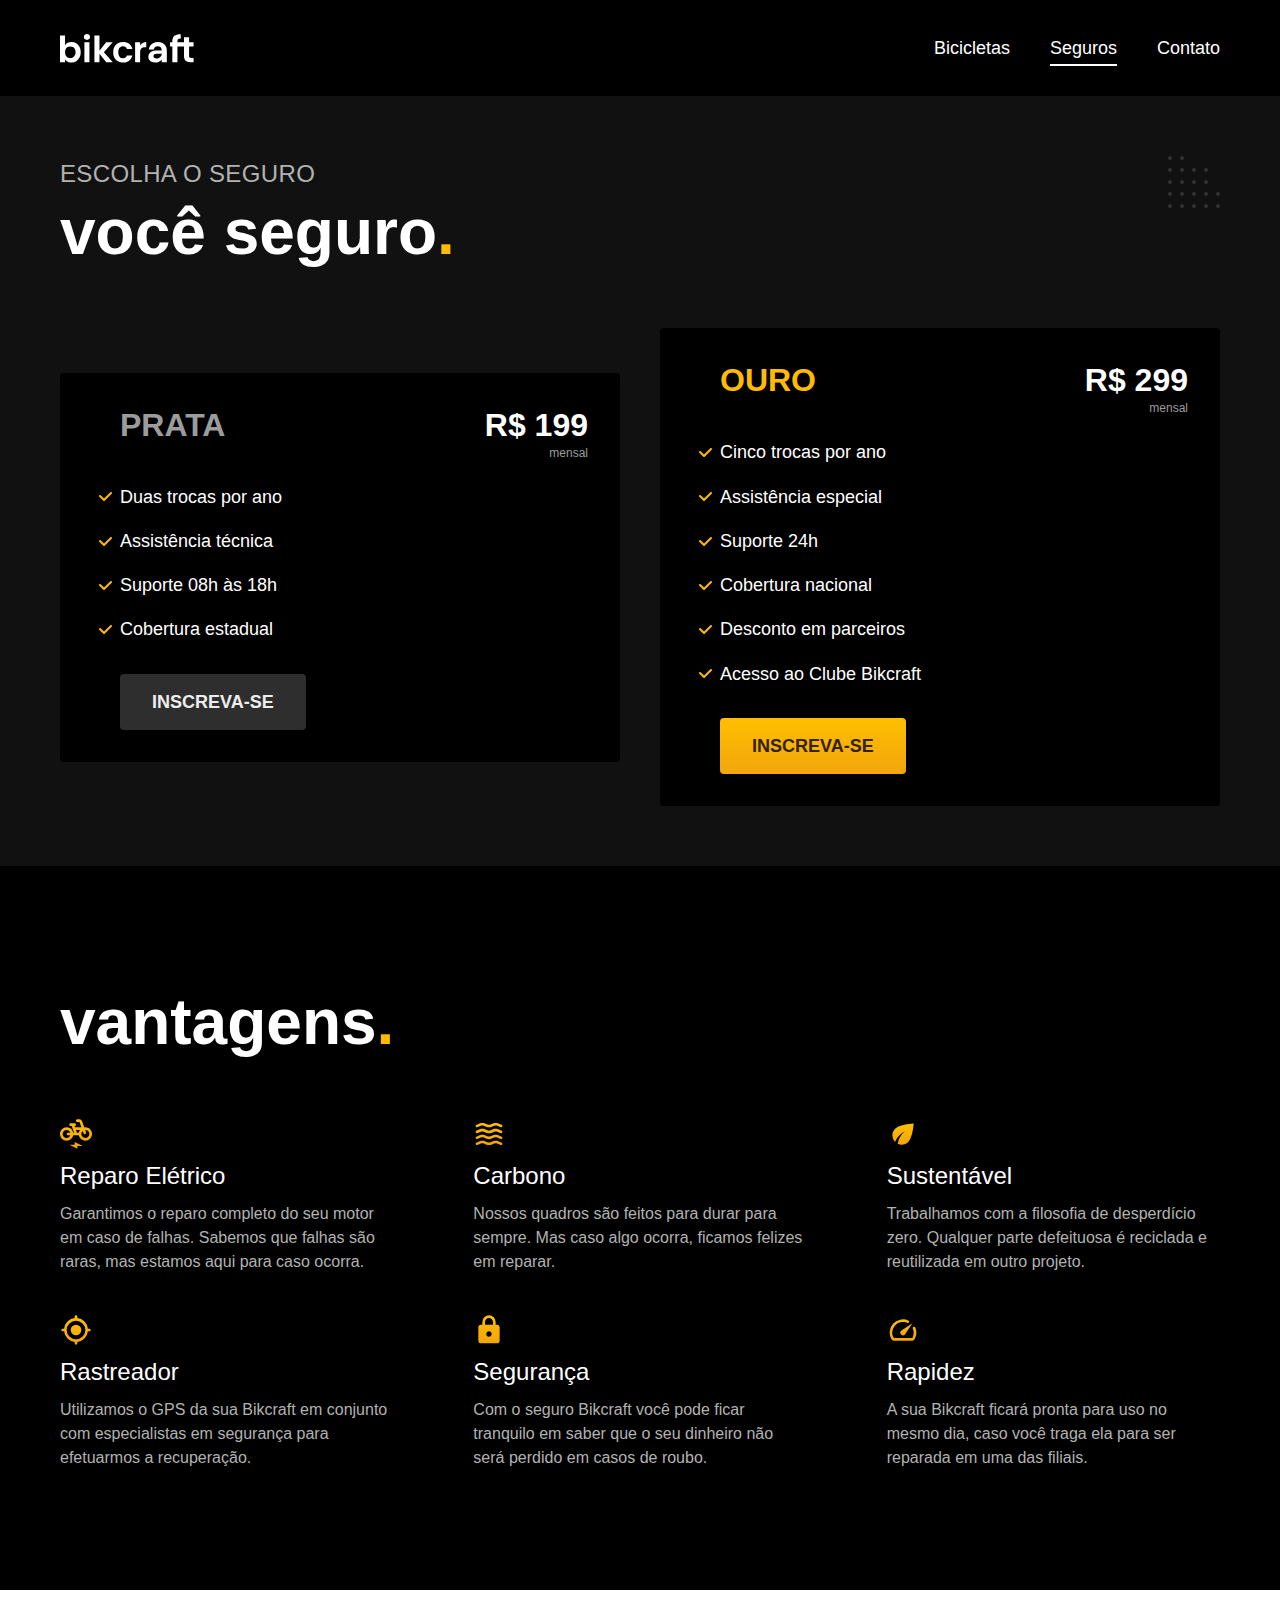
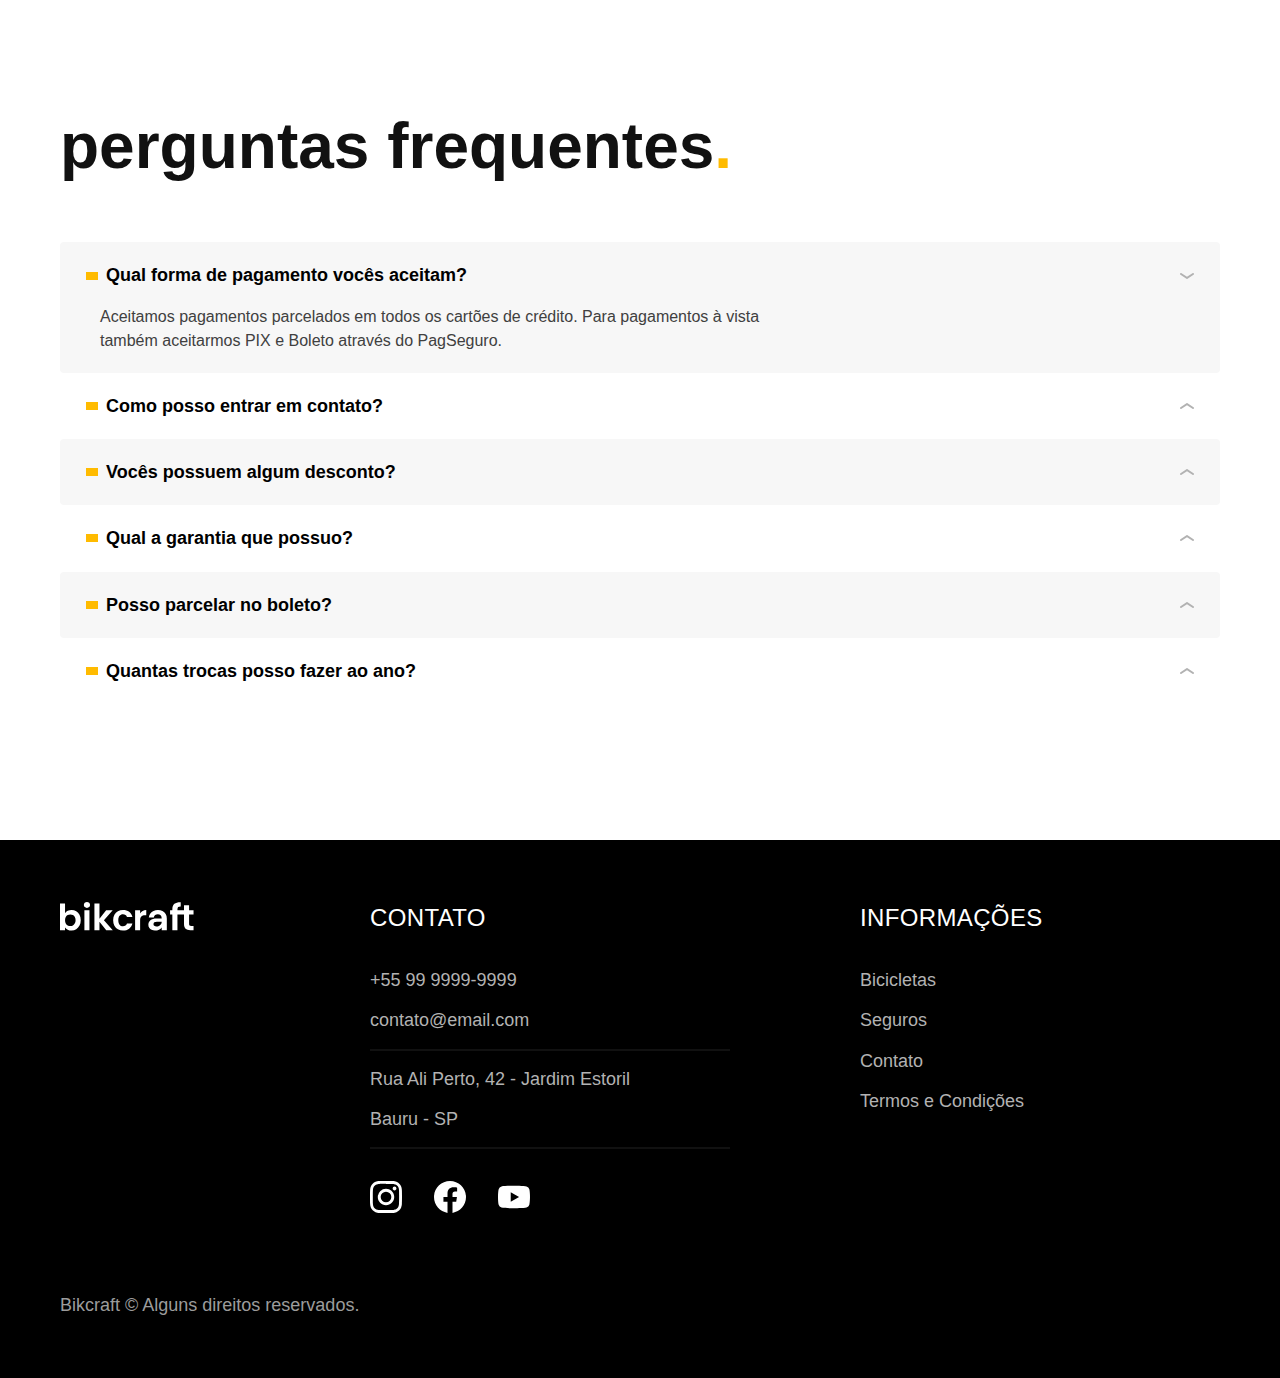
<file: seguros.html>
<!DOCTYPE html>
<html lang="pt-br">
  <head>
    <meta charset="UTF-8" />
    <meta name="viewport" content="width=device-width, initial-scale=1.0" />

    <title>Seguros | Bikcraft</title>
    <meta name="description" content="Seguros." />

    <link rel="shortcut icon" href="./img/favicon.svg" type="image/x-icon" />
    <link rel="preload" href="./css/style.min.css" as="style" />
    <link rel="stylesheet" href="./css/style.min.css" />

    <script>
      document.documentElement.classList.add("js");
    </script>
  </head>

  <body id="seguros">
    <header class="header-bg">
      <div class="header container">
        <a href="./">
          <img src="./img/bikcraft.svg" alt="Bikcraft" />
        </a>

        <nav aria-label="primaria">
          <ul class="header-menu font-1-m cor-0">
            <li><a href="./bicicletas.html">Bicicletas</a></li>
            <li><a href="./seguros.html">Seguros</a></li>
            <li><a href="./contato.html">Contato</a></li>
          </ul>
        </nav>
      </div>
    </header>

    <main class="seguros-bg">
      <div class="titulo-bg">
        <div class="titulo container">
          <p class="font-2-l-b cor-5">Escolha o seguro</p>
          <h1 class="font-1-xxl cor-0">
            você seguro<span class="cor-p1">.</span>
          </h1>
        </div>
      </div>

      <div class="seguros container">
        <div class="seguros-item fadeInLeft" data-anime="200">
          <h3 class="font-1-xl cor-6">PRATA</h3>
          <span class="font-1-xl cor-0"
            >R$ 199 <span class="font-1-xs cor-6">mensal</span></span
          >
          <ul class="font-2-m cor-0">
            <li>Duas trocas por ano</li>
            <li>Assistência técnica</li>
            <li>Suporte 08h às 18h</li>
            <li>Cobertura estadual</li>
          </ul>
          <a
            class="botao secundario"
            href="./orcamento.html?tipo=seguro&produto=prata"
          >
            Inscreva-se
          </a>
        </div>

        <div class="seguros-item fadeInRight" data-anime="400">
          <h3 class="font-1-xl cor-p1">OURO</h3>
          <span class="font-1-xl cor-0"
            >R$ 299 <span class="font-1-xs cor-6">mensal</span></span
          >
          <ul class="font-2-m cor-0">
            <li>Cinco trocas por ano</li>
            <li>Assistência especial</li>
            <li>Suporte 24h</li>
            <li>Cobertura nacional</li>
            <li>Desconto em parceiros</li>
            <li>Acesso ao Clube Bikcraft</li>
          </ul>
          <a class="botao" href="./orcamento.html?tipo=seguro&produto=ouro">
            Inscreva-se
          </a>
        </div>
      </div>
    </main>

    <article class="vantagens-bg">
      <div class="vantagens container">
        <h2 class="font-1-xxl cor-0">vantagens<span class="cor-p1">.</span></h2>
        <ul>
          <li>
            <img src="./img/icones/eletrica.svg" alt="" />
            <h3 class="font-1-l cor-0">Reparo Elétrico</h3>
            <p class="font-2-s cor-5">
              Garantimos o reparo completo do seu motor em caso de falhas.
              Sabemos que falhas são raras, mas estamos aqui para caso ocorra.
            </p>
          </li>
          <li>
            <img src="./img/icones/carbono.svg" alt="" />
            <h3 class="font-1-l cor-0">Carbono</h3>
            <p class="font-2-s cor-5">
              Nossos quadros são feitos para durar para sempre. Mas caso algo
              ocorra, ficamos felizes em reparar.
            </p>
          </li>
          <li>
            <img src="./img/icones/sustentavel.svg" alt="" />
            <h3 class="font-1-l cor-0">Sustentável</h3>
            <p class="font-2-s cor-5">
              Trabalhamos com a filosofia de desperdício zero. Qualquer parte
              defeituosa é reciclada e reutilizada em outro projeto.
            </p>
          </li>
          <li>
            <img src="./img/icones/rastreador.svg" alt="" />
            <h3 class="font-1-l cor-0">Rastreador</h3>
            <p class="font-2-s cor-5">
              Utilizamos o GPS da sua Bikcraft em conjunto com especialistas em
              segurança para efetuarmos a recuperação.
            </p>
          </li>
          <li>
            <img src="./img/icones/seguro.svg" alt="" />
            <h3 class="font-1-l cor-0">Segurança</h3>
            <p class="font-2-s cor-5">
              Com o seguro Bikcraft você pode ficar tranquilo em saber que o seu
              dinheiro não será perdido em casos de roubo.
            </p>
          </li>
          <li>
            <img src="./img/icones/velocidade.svg" alt="" />
            <h3 class="font-1-l cor-0">Rapidez</h3>
            <p class="font-2-s cor-5">
              A sua Bikcraft ficará pronta para uso no mesmo dia, caso você
              traga ela para ser reparada em uma das filiais.
            </p>
          </li>
        </ul>
      </div>
    </article>

    <article class="perguntas container">
      <h2 class="font-1-xxl">
        perguntas frequentes<span class="cor-p1">.</span>
      </h2>

      <dl>
        <div>
          <dt>
            <button
              class="font-1-m-b"
              aria-controls="pergunta1"
              aria-expanded="true"
            >
              Qual forma de pagamento vocês aceitam?
            </button>
          </dt>
          <dd id="pergunta1" class="font-2-s cor-9 ativa">
            Aceitamos pagamentos parcelados em todos os cartões de crédito. Para
            pagamentos à vista também aceitarmos PIX e Boleto através do
            PagSeguro.
          </dd>
        </div>
        <div>
          <dt>
            <button
              class="font-1-m-b"
              aria-controls="pergunta2"
              aria-expanded="false"
            >
              Como posso entrar em contato?
            </button>
          </dt>
          <dd id="pergunta2" class="font-2-s cor-9">
            Aceitamos pagamentos parcelados em todos os cartões de crédito. Para
            pagamentos à vista também aceitarmos PIX e Boleto através do
            PagSeguro.
          </dd>
        </div>
        <div>
          <dt>
            <button
              class="font-1-m-b"
              aria-controls="pergunta3"
              aria-expanded="false"
            >
              Vocês possuem algum desconto?
            </button>
          </dt>
          <dd id="pergunta3" class="font-2-s cor-9">
            Aceitamos pagamentos parcelados em todos os cartões de crédito. Para
            pagamentos à vista também aceitarmos PIX e Boleto através do
            PagSeguro.
          </dd>
        </div>
        <div>
          <dt>
            <button
              class="font-1-m-b"
              aria-controls="pergunta4"
              aria-expanded="false"
            >
              Qual a garantia que possuo?
            </button>
          </dt>
          <dd id="pergunta4" class="font-2-s cor-9">
            Aceitamos pagamentos parcelados em todos os cartões de crédito. Para
            pagamentos à vista também aceitarmos PIX e Boleto através do
            PagSeguro.
          </dd>
        </div>
        <div>
          <dt>
            <button
              class="font-1-m-b"
              aria-controls="pergunta5"
              aria-expanded="false"
            >
              Posso parcelar no boleto?
            </button>
          </dt>
          <dd id="pergunta5" class="font-2-s cor-9">
            Aceitamos pagamentos parcelados em todos os cartões de crédito. Para
            pagamentos à vista também aceitarmos PIX e Boleto através do
            PagSeguro.
          </dd>
        </div>
        <div>
          <dt>
            <button
              class="font-1-m-b"
              aria-controls="pergunta6"
              aria-expanded="false"
            >
              Quantas trocas posso fazer ao ano?
            </button>
          </dt>
          <dd id="pergunta6" class="font-2-s cor-9">
            Aceitamos pagamentos parcelados em todos os cartões de crédito. Para
            pagamentos à vista também aceitarmos PIX e Boleto através do
            PagSeguro.
          </dd>
        </div>
      </dl>
    </article>

    <footer class="footer-bg">
      <div class="footer container">
        <img src="./img/bikcraft.svg" alt="Bikcraft" />
        <div class="footer-contato">
          <h3 class="font-2-l-b cor-0">Contato</h3>
          <ul class="font-2-m cor-5">
            <li><a href="tel:+559999999999">+55 99 9999-9999</a></li>
            <li>
              <a href="mailto:contato@email.com">contato@email.com</a>
            </li>
            <li>Rua Ali Perto, 42 - Jardim Estoril</li>
            <li>Bauru - SP</li>
          </ul>
          <div class="footer-redes">
            <a href="./">
              <img src="./img/redes/instagram.svg" alt="Instagram" />
            </a>
            <a href="./">
              <img src="./img/redes/facebook.svg" alt="Facebook" />
            </a>
            <a href="./">
              <img src="./img/redes/youtube.svg" alt="Youtube" />
            </a>
          </div>
        </div>
        <div class="footer-informacoes">
          <h3 class="font-2-l-b cor-0">Informações</h3>
          <nav>
            <ul class="font-1-m cor-5">
              <li><a href="./bicicletas.html">Bicicletas</a></li>
              <li><a href="./seguros.html">Seguros</a></li>
              <li><a href="./contato.html">Contato</a></li>
              <li><a href="./termos.html">Termos e Condições</a></li>
            </ul>
          </nav>
        </div>
        <p class="footer-copy font-2-m cor-6">
          Bikcraft © Alguns direitos reservados.
        </p>
      </div>
    </footer>
    <script src="./js/plugins/simple-anime.js"></script>
    <script src="./js/script.js"></script>
  </body>
</html>
</file>
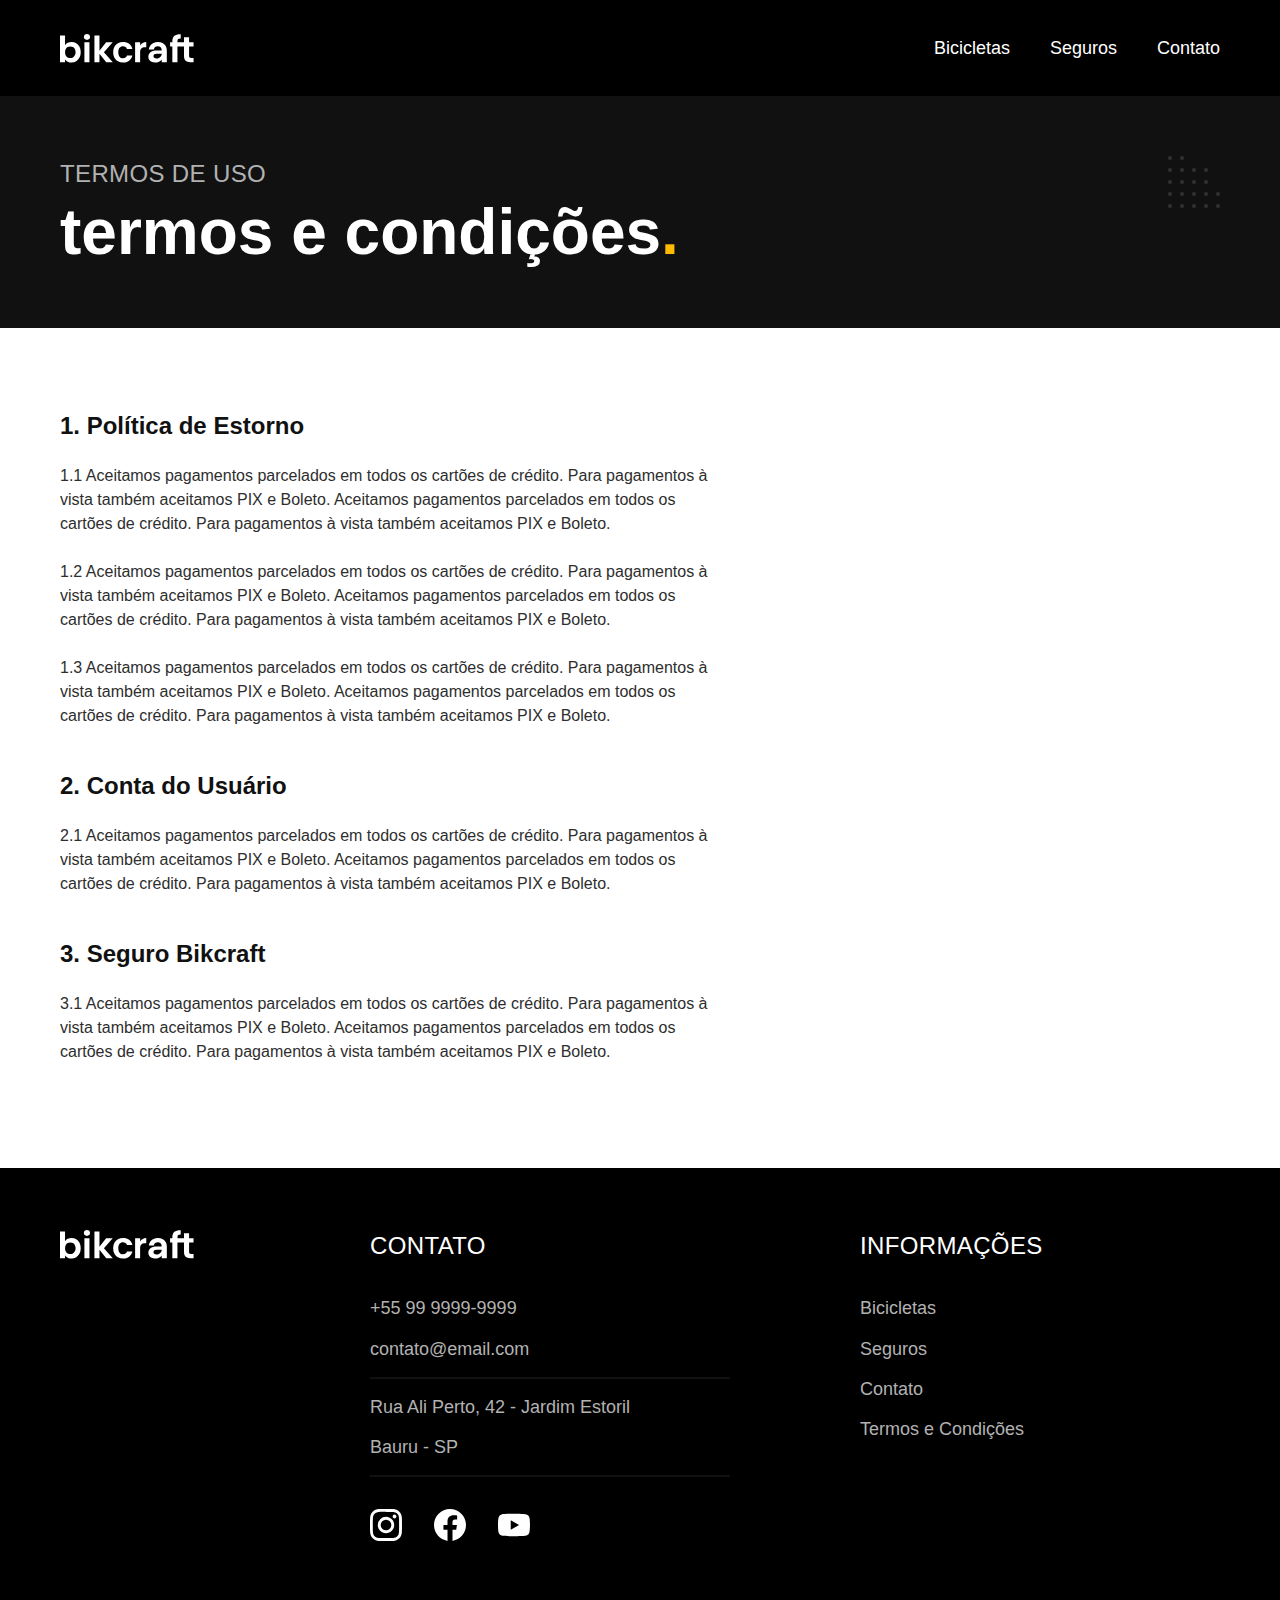
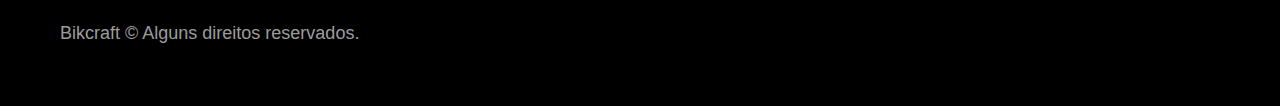
<file: termos.html>
<!DOCTYPE html>
<html lang="pt-br">
  <head>
    <meta charset="UTF-8" />
    <meta name="viewport" content="width=device-width, initial-scale=1.0" />

    <title>Termos e Condições | Bikcraft</title>
    <meta name="description" content="Termos e condições." />

    <link rel="shortcut icon" href="./img/favicon.svg" type="image/x-icon" />
    <link rel="preload" href="./css/style.min.css" as="style" />
    <link rel="stylesheet" href="./css/style.min.css" />

    <script>
      document.documentElement.classList.add("js");
    </script>
  </head>

  <body id="termos">
    <header class="header-bg">
      <div class="header container">
        <a href="./">
          <img src="./img/bikcraft.svg" alt="Bikcraft" />
        </a>

        <nav aria-label="primaria">
          <ul class="header-menu font-1-m cor-0">
            <li><a href="./bicicletas.html">Bicicletas</a></li>
            <li><a href="./seguros.html">Seguros</a></li>
            <li><a href="./contato.html">Contato</a></li>
          </ul>
        </nav>
      </div>
    </header>

    <main>
      <div class="titulo-bg">
        <div class="titulo container">
          <p class="font-2-l-b cor-5">Termos de uso</p>
          <h1 class="font-1-xxl cor-0">
            termos e condições<span class="cor-p1">.</span>
          </h1>
        </div>
      </div>

      <div class="termos font-2-s cor-10 container">
        <h2 class="font-1-l cor-11">1. Política de Estorno</h2>
        <p>
          1.1 Aceitamos pagamentos parcelados em todos os cartões de crédito.
          Para pagamentos à vista também aceitamos PIX e Boleto. Aceitamos
          pagamentos parcelados em todos os cartões de crédito. Para pagamentos
          à vista também aceitamos PIX e Boleto.
        </p>
        <p>
          1.2 Aceitamos pagamentos parcelados em todos os cartões de crédito.
          Para pagamentos à vista também aceitamos PIX e Boleto. Aceitamos
          pagamentos parcelados em todos os cartões de crédito. Para pagamentos
          à vista também aceitamos PIX e Boleto.
        </p>
        <p>
          1.3 Aceitamos pagamentos parcelados em todos os cartões de crédito.
          Para pagamentos à vista também aceitamos PIX e Boleto. Aceitamos
          pagamentos parcelados em todos os cartões de crédito. Para pagamentos
          à vista também aceitamos PIX e Boleto.
        </p>
        <h2 class="font-1-l cor-11">2. Conta do Usuário</h2>
        <p>
          2.1 Aceitamos pagamentos parcelados em todos os cartões de crédito.
          Para pagamentos à vista também aceitamos PIX e Boleto. Aceitamos
          pagamentos parcelados em todos os cartões de crédito. Para pagamentos
          à vista também aceitamos PIX e Boleto.
        </p>
        <h2 class="font-1-l cor-11">3. Seguro Bikcraft</h2>
        <p>
          3.1 Aceitamos pagamentos parcelados em todos os cartões de crédito.
          Para pagamentos à vista também aceitamos PIX e Boleto. Aceitamos
          pagamentos parcelados em todos os cartões de crédito. Para pagamentos
          à vista também aceitamos PIX e Boleto.
        </p>
      </div>
    </main>

    <footer class="footer-bg">
      <div class="footer container">
        <img src="./img/bikcraft.svg" alt="Bikcraft" />
        <div class="footer-contato">
          <h3 class="font-2-l-b cor-0">Contato</h3>
          <ul class="font-2-m cor-5">
            <li><a href="tel:+559999999999">+55 99 9999-9999</a></li>
            <li>
              <a href="mailto:contato@email.com">contato@email.com</a>
            </li>
            <li>Rua Ali Perto, 42 - Jardim Estoril</li>
            <li>Bauru - SP</li>
          </ul>
          <div class="footer-redes">
            <a href="./">
              <img src="./img/redes/instagram.svg" alt="Instagram" />
            </a>
            <a href="./">
              <img src="./img/redes/facebook.svg" alt="Facebook" />
            </a>
            <a href="./">
              <img src="./img/redes/youtube.svg" alt="Youtube" />
            </a>
          </div>
        </div>
        <div class="footer-informacoes">
          <h3 class="font-2-l-b cor-0">Informações</h3>
          <nav>
            <ul class="font-1-m cor-5">
              <li><a href="./bicicletas.html">Bicicletas</a></li>
              <li><a href="./seguros.html">Seguros</a></li>
              <li><a href="./contato.html">Contato</a></li>
              <li><a href="./termos.html">Termos e Condições</a></li>
            </ul>
          </nav>
        </div>
        <p class="footer-copy font-2-m cor-6">
          Bikcraft © Alguns direitos reservados.
        </p>
      </div>
    </footer>
    <script src="./js/script.js"></script>
  </body>
</html>
</file>
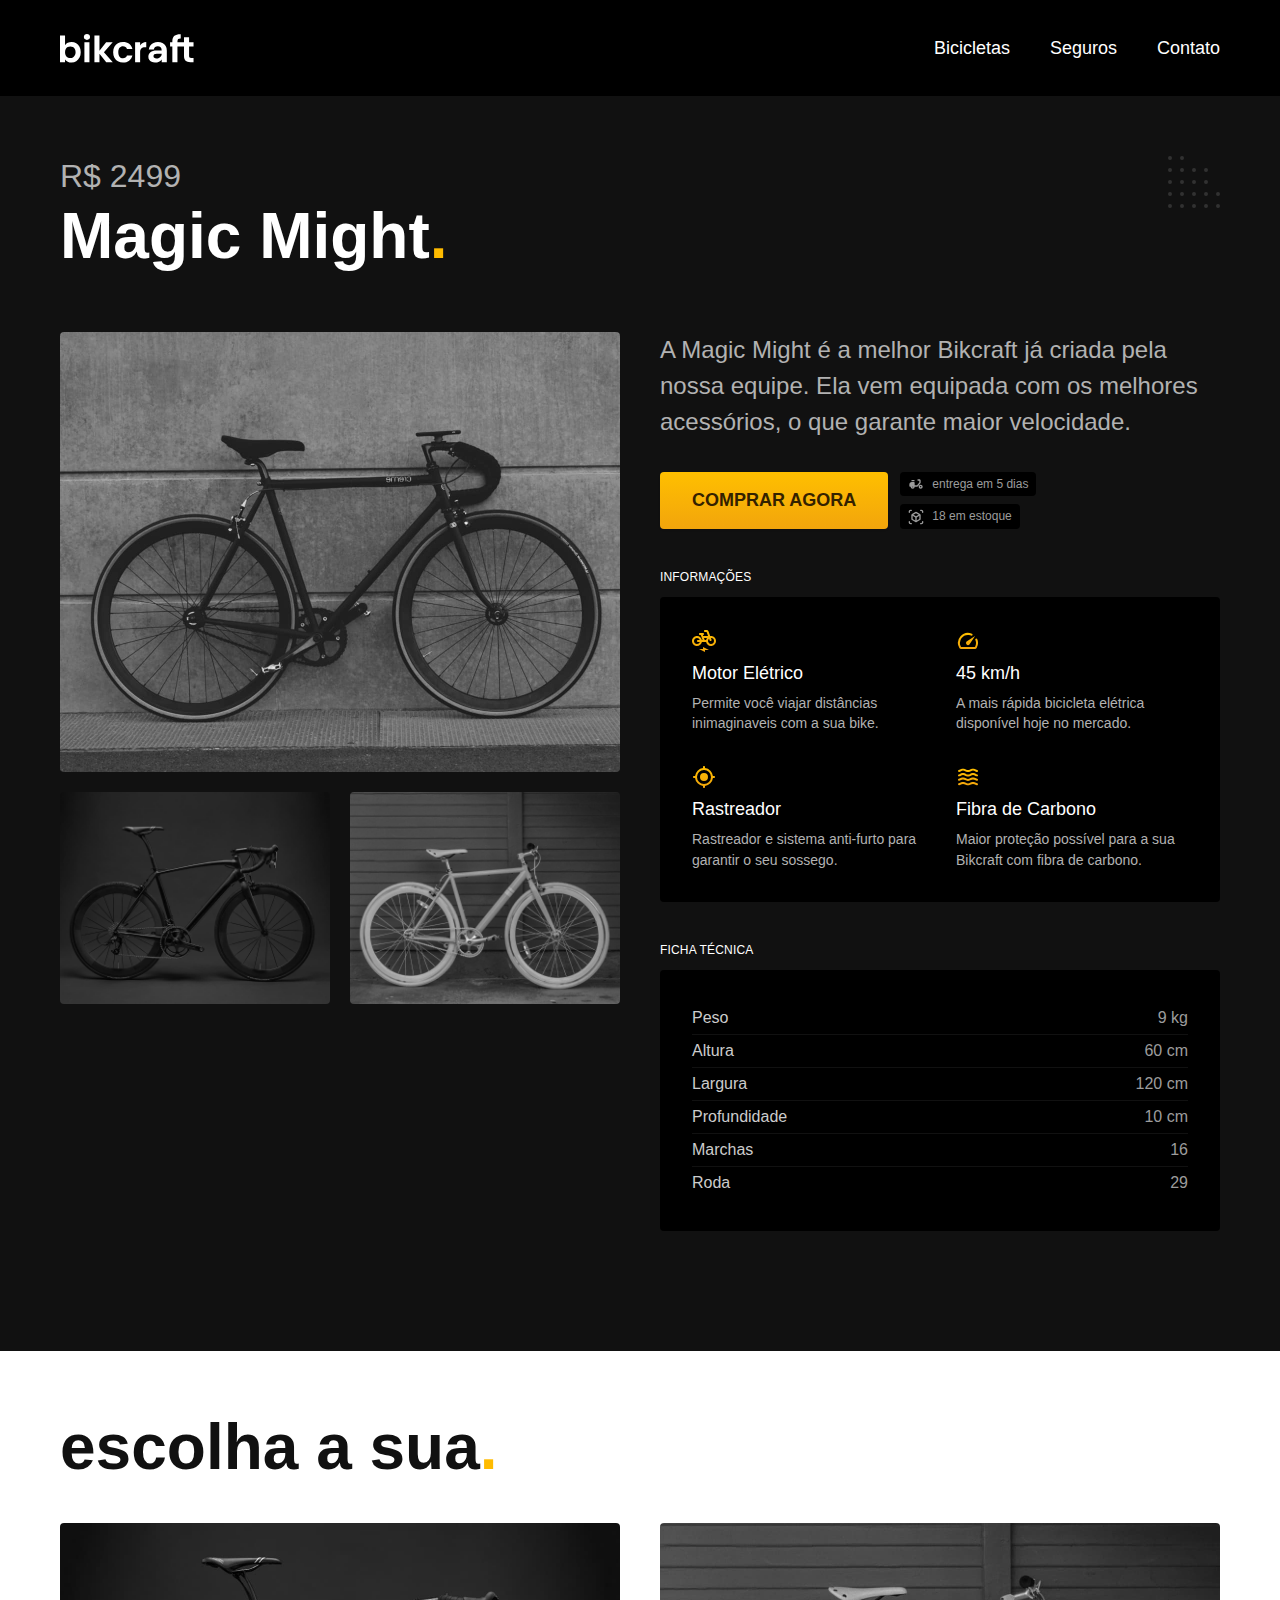
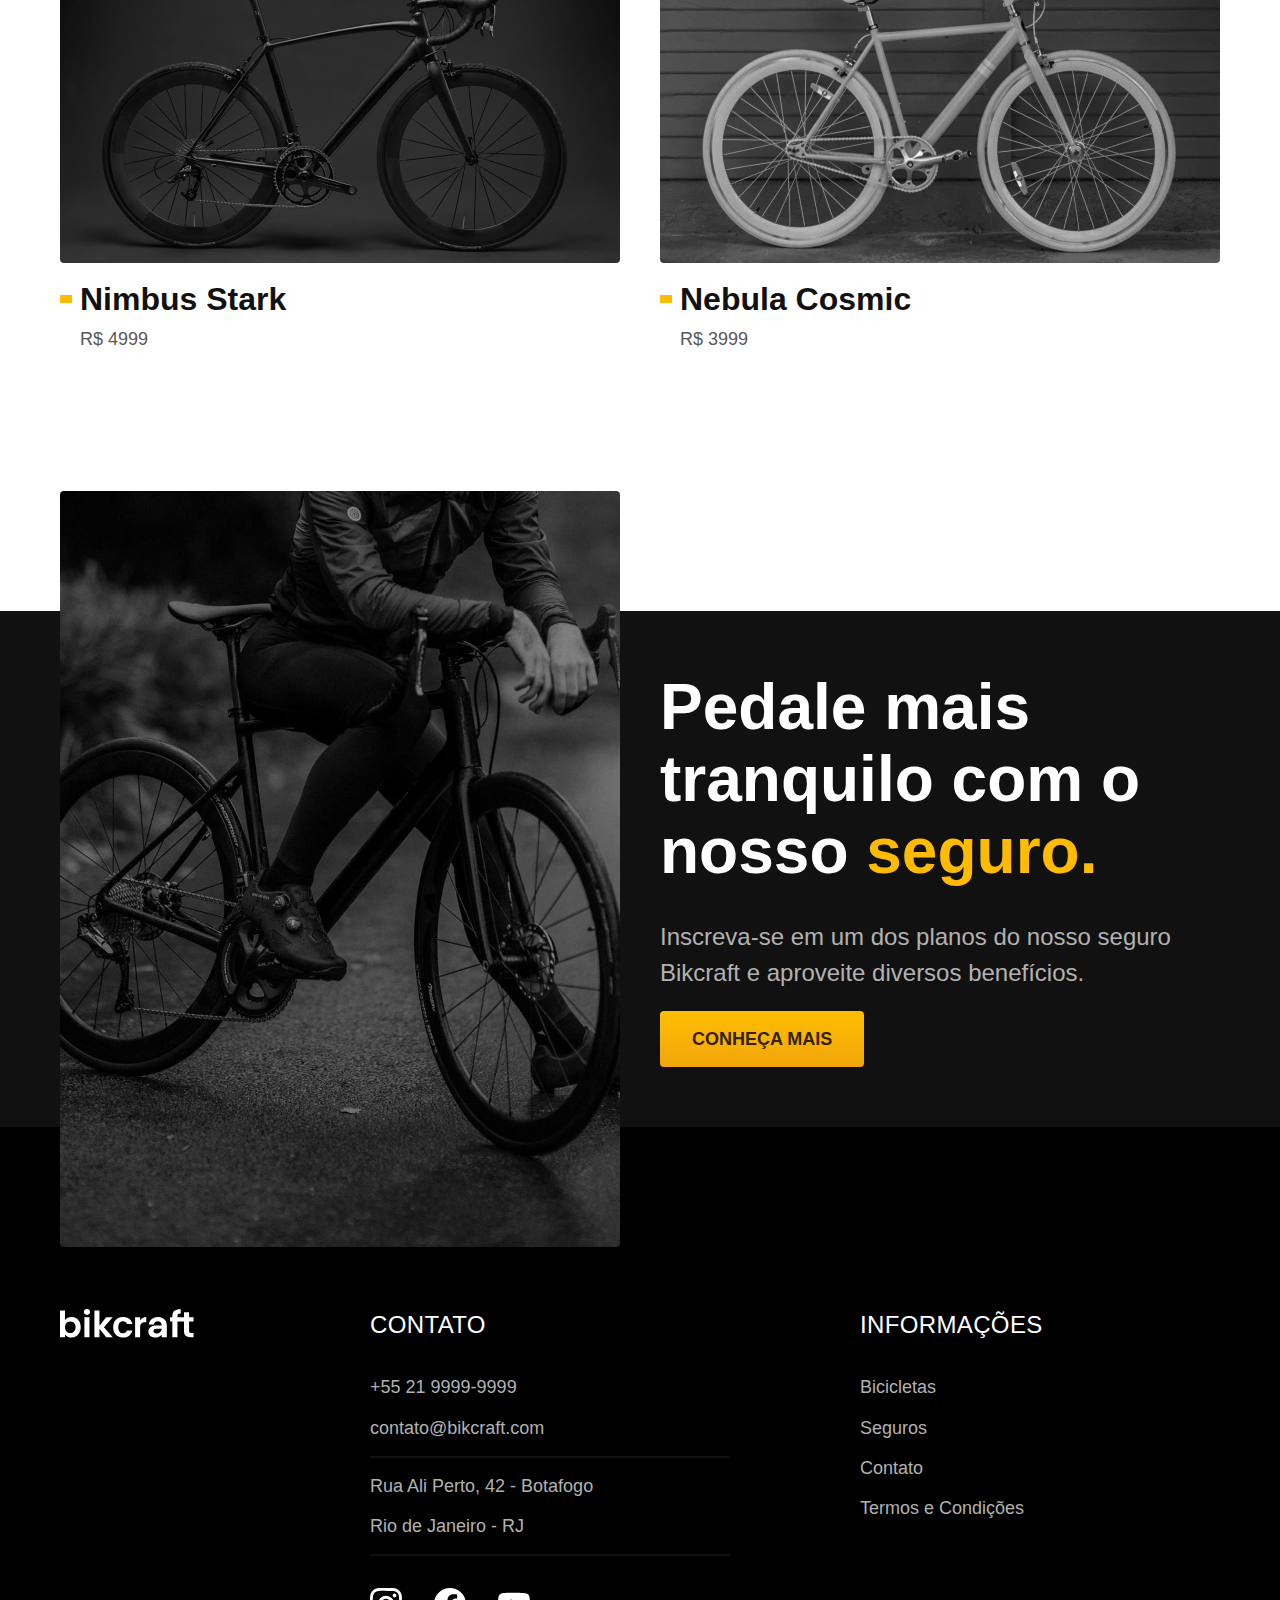
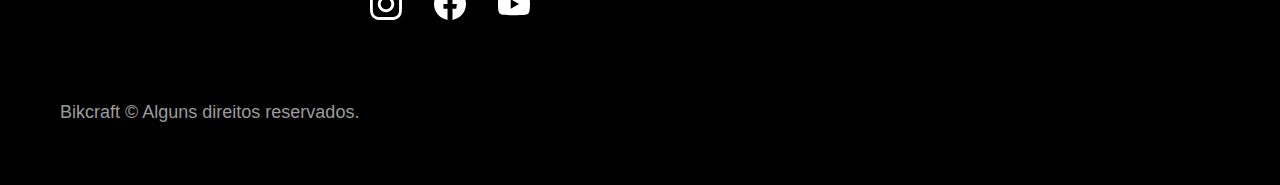
<file: bicicletas/magic.html>
<!DOCTYPE html>
<html lang="pt-br">
  <head>
    <meta charset="UTF-8" />
    <meta name="viewport" content="width=device-width, initial-scale=1.0" />

    <title>Magic | Bikcraft</title>
    <meta name="description" content="Magic." />

    <link rel="shortcut icon" href="../img/favicon.svg" type="image/x-icon" />
    <link rel="preload" href="../css/style.min.css" as="style" />
    <link rel="stylesheet" href="../css/style.min.css" />

    <script>
      document.documentElement.classList.add("js");
    </script>
  </head>

  <body id="bicicleta">
    <header class="header-bg">
      <div class="header container">
        <a href="../">
          <img src="../img/bikcraft.svg" alt="Bikcraft" />
        </a>

        <nav aria-label="primaria">
          <ul class="header-menu font-1-m cor-0">
            <li><a href="../bicicletas.html">Bicicletas</a></li>
            <li><a href="../seguros.html">Seguros</a></li>
            <li><a href="../contato.html">Contato</a></li>
          </ul>
        </nav>
      </div>
    </header>

    <main class="titulo-bg">
      <div>
        <div class="titulo container">
          <p class="font-2-xl cor-5">R$ 2499</p>
          <h1 class="font-1-xxl cor-0">
            Magic Might<span class="cor-p1">.</span>
          </h1>
        </div>
      </div>
      <div class="bicicleta container">
        <div class="bicicleta-imagens">
          <img src="../img/bicicleta/nimbus2.jpg" alt="" />
          <img src="../img/bicicleta/nimbus1.jpg" alt="" />
          <img src="../img/bicicleta/nimbus3.jpg" alt="" />
        </div>
        <div class="bicicleta-conteudo">
          <p class="font-2-l cor-5">
            A Magic Might é a melhor Bikcraft já criada pela nossa equipe. Ela
            vem equipada com os melhores acessórios, o que garante maior
            velocidade.
          </p>
          <div class="bicicleta-comprar">
            <a
              class="botao"
              href="../orcamento.html?tipo=bikcraft&produto=magic"
              >Comprar Agora</a
            >
            <span class="font-1-xs cor-6"
              ><img src="../img/icones/entrega.svg" alt="" /> entrega em 5
              dias</span
            >
            <span class="font-1-xs cor-6"
              ><img src="../img/icones/estoque.svg" alt="" /> 18 em
              estoque</span
            >
          </div>

          <h2 class="font-1-xs cor-0">Informações</h2>
          <ul class="bicicleta-informacoes">
            <li>
              <img src="../img/icones/eletrica.svg" alt="" />
              <h3 class="font-1-m cor-0">Motor Elétrico</h3>
              <p class="font-2-xs cor-5">
                Permite você viajar distâncias inimaginaveis com a sua bike.
              </p>
            </li>
            <li>
              <img src="../img/icones/velocidade.svg" alt="" />
              <h3 class="font-1-m cor-0">45 km/h</h3>
              <p class="font-2-xs cor-5">
                A mais rápida bicicleta elétrica disponível hoje no mercado.
              </p>
            </li>
            <li>
              <img src="../img/icones/rastreador.svg" alt="" />
              <h3 class="font-1-m cor-0">Rastreador</h3>
              <p class="font-2-xs cor-5">
                Rastreador e sistema anti-furto para garantir o seu sossego.
              </p>
            </li>
            <li>
              <img src="../img/icones/carbono.svg" alt="" />
              <h3 class="font-1-m cor-0">Fibra de Carbono</h3>
              <p class="font-2-xs cor-5">
                Maior proteção possível para a sua Bikcraft com fibra de
                carbono.
              </p>
            </li>
          </ul>
          <h2 class="font-1-xs cor-0">Ficha Técnica</h2>
          <ul class="bicicleta-ficha font-2-s cor-4">
            <li>Peso <span>9 kg</span></li>
            <li>Altura <span>60 cm</span></li>
            <li>Largura <span>120 cm</span></li>
            <li>Profundidade <span>10 cm</span></li>
            <li>Marchas <span>16</span></li>
            <li>Roda <span>29</span></li>
          </ul>
        </div>
      </div>
    </main>

    <article class="bicicletas-lista container">
      <h2 class="font-1-xxl">escolha a sua<span class="cor-p1">.</span></h2>

      <ul>
        <li>
          <a href="./nimbus.html">
            <img src="../img/bicicletas/nimbus.jpg" alt="Bicicleta preta" />
            <h3 class="font-1-xl">Nimbus Stark</h3>
            <span class="font-2-m cor-8">R$ 4999</span>
          </a>
        </li>
        <li>
          <a href="./nebula.html">
            <img src="../img/bicicletas/nebula.jpg" alt="Bicicleta preta" />
            <h3 class="font-1-xl">Nebula Cosmic</h3>
            <span class="font-2-m cor-8">R$ 3999</span>
          </a>
        </li>
      </ul>
    </article>

    <article class="seguro-bg">
      <div class="seguro container">
        <div class="seguro-imagem">
          <img
            src="../img/fotos/seguros.jpg"
            alt="Pessoa parada em cima de uma bicicleta."
          />
        </div>
        <div class="seguro-conteudo">
          <h2 class="font-1-xxl cor-0">
            Pedale mais tranquilo com o nosso
            <span class="cor-p1">seguro.</span>
          </h2>
          <p class="font-2-l cor-5">
            Inscreva-se em um dos planos do nosso seguro Bikcraft e aproveite
            diversos benefícios.
          </p>
          <a class="botao" href="../seguros.html">Conheça Mais</a>
        </div>
      </div>
    </article>

    <footer class="footer-bg">
      <div class="footer container">
        <img src="../img/bikcraft.svg" alt="Bikcraft" />
        <div class="footer-contato">
          <h3 class="font-2-l-b cor-0">Contato</h3>
          <ul class="font-2-m cor-5">
            <li><a href="tel:+552199999999">+55 21 9999-9999</a></li>
            <li>
              <a href="mailto:contato@bikcraft.com">contato@bikcraft.com</a>
            </li>
            <li>Rua Ali Perto, 42 - Botafogo</li>
            <li>Rio de Janeiro - RJ</li>
          </ul>
          <div class="footer-redes">
            <a href="../">
              <img src="../img/redes/instagram.svg" alt="Instagram" />
            </a>
            <a href="../">
              <img src="../img/redes/facebook.svg" alt="Facebook" />
            </a>
            <a href="../">
              <img src="../img/redes/youtube.svg" alt="Youtube" />
            </a>
          </div>
        </div>
        <div class="footer-informacoes">
          <h3 class="font-2-l-b cor-0">Informações</h3>
          <nav>
            <ul class="font-1-m cor-5">
              <li><a href="../bicicletas.html">Bicicletas</a></li>
              <li><a href="../seguros.html">Seguros</a></li>
              <li><a href="../contato.html">Contato</a></li>
              <li><a href="../termos.html">Termos e Condições</a></li>
            </ul>
          </nav>
        </div>
        <p class="footer-copy font-2-m cor-6">
          Bikcraft © Alguns direitos reservados.
        </p>
      </div>
    </footer>
    <script src="../js/script.js"></script>
  </body>
</html>
</file>
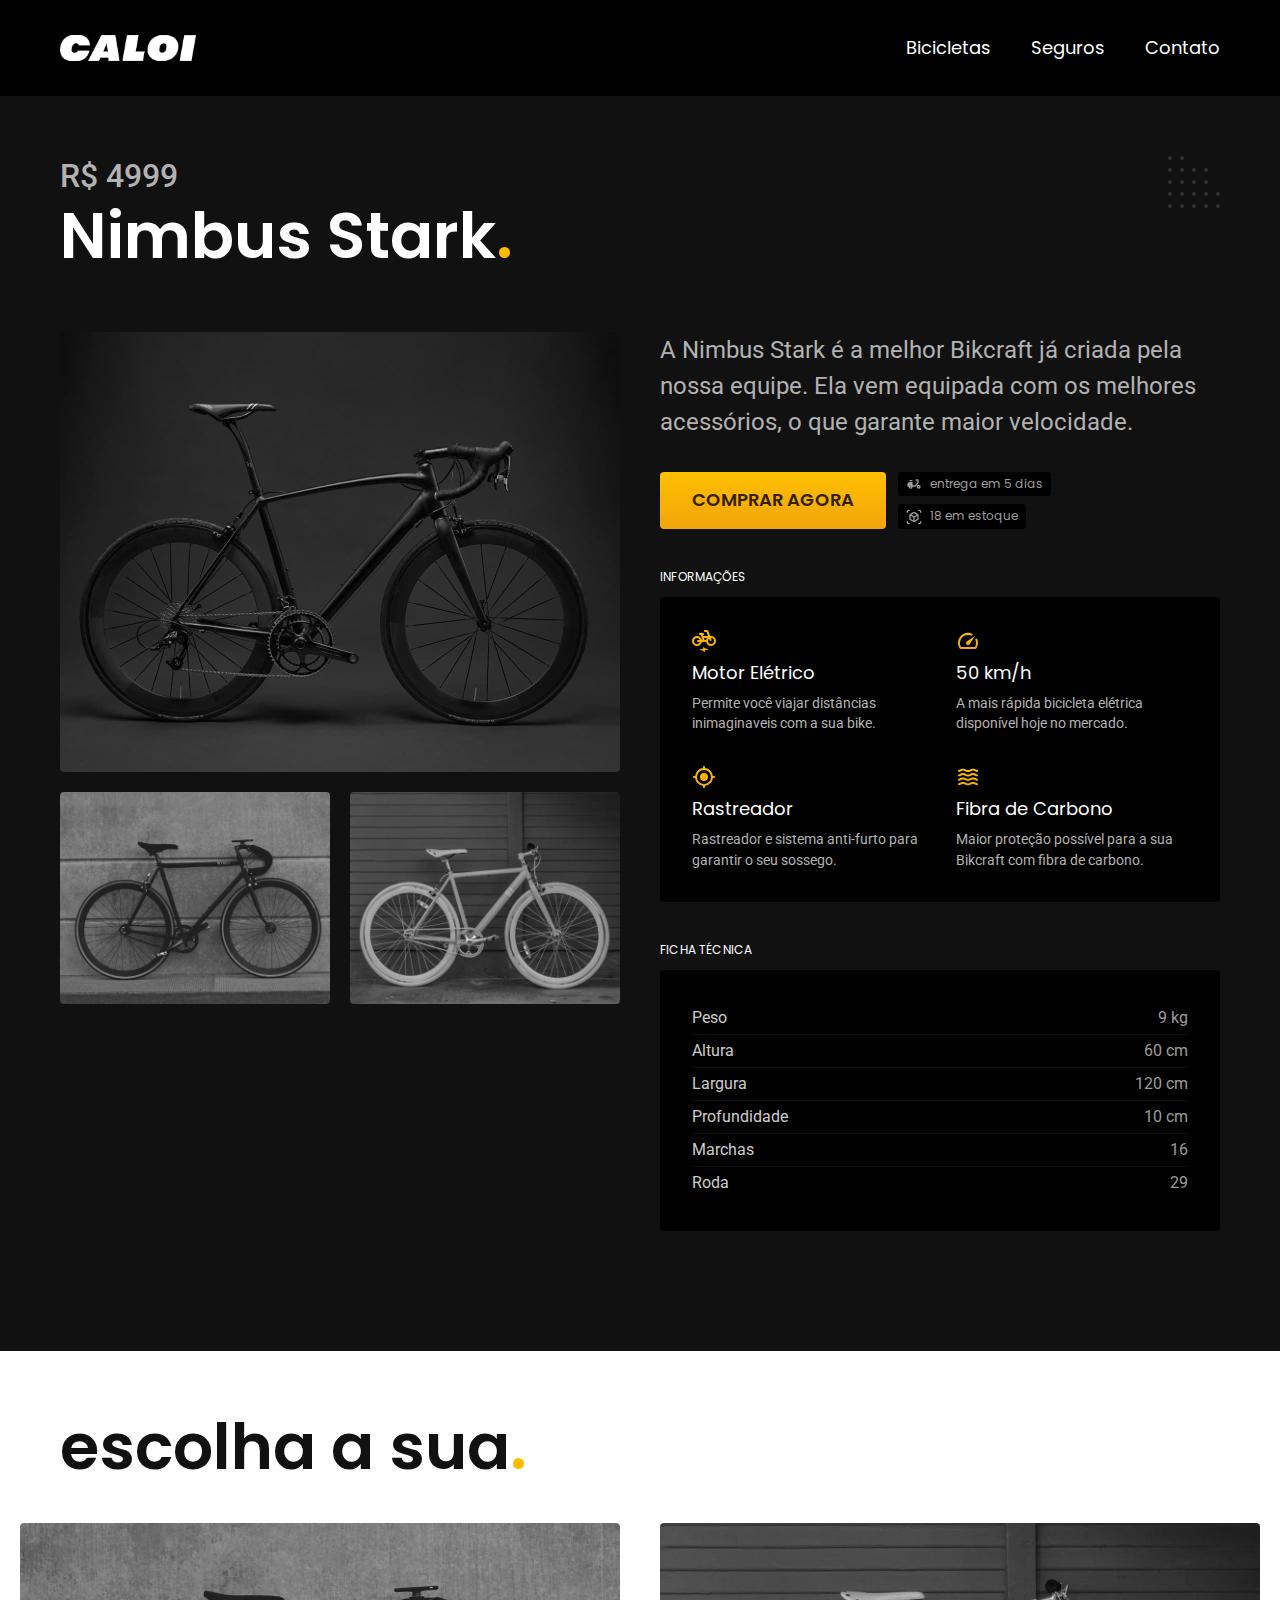
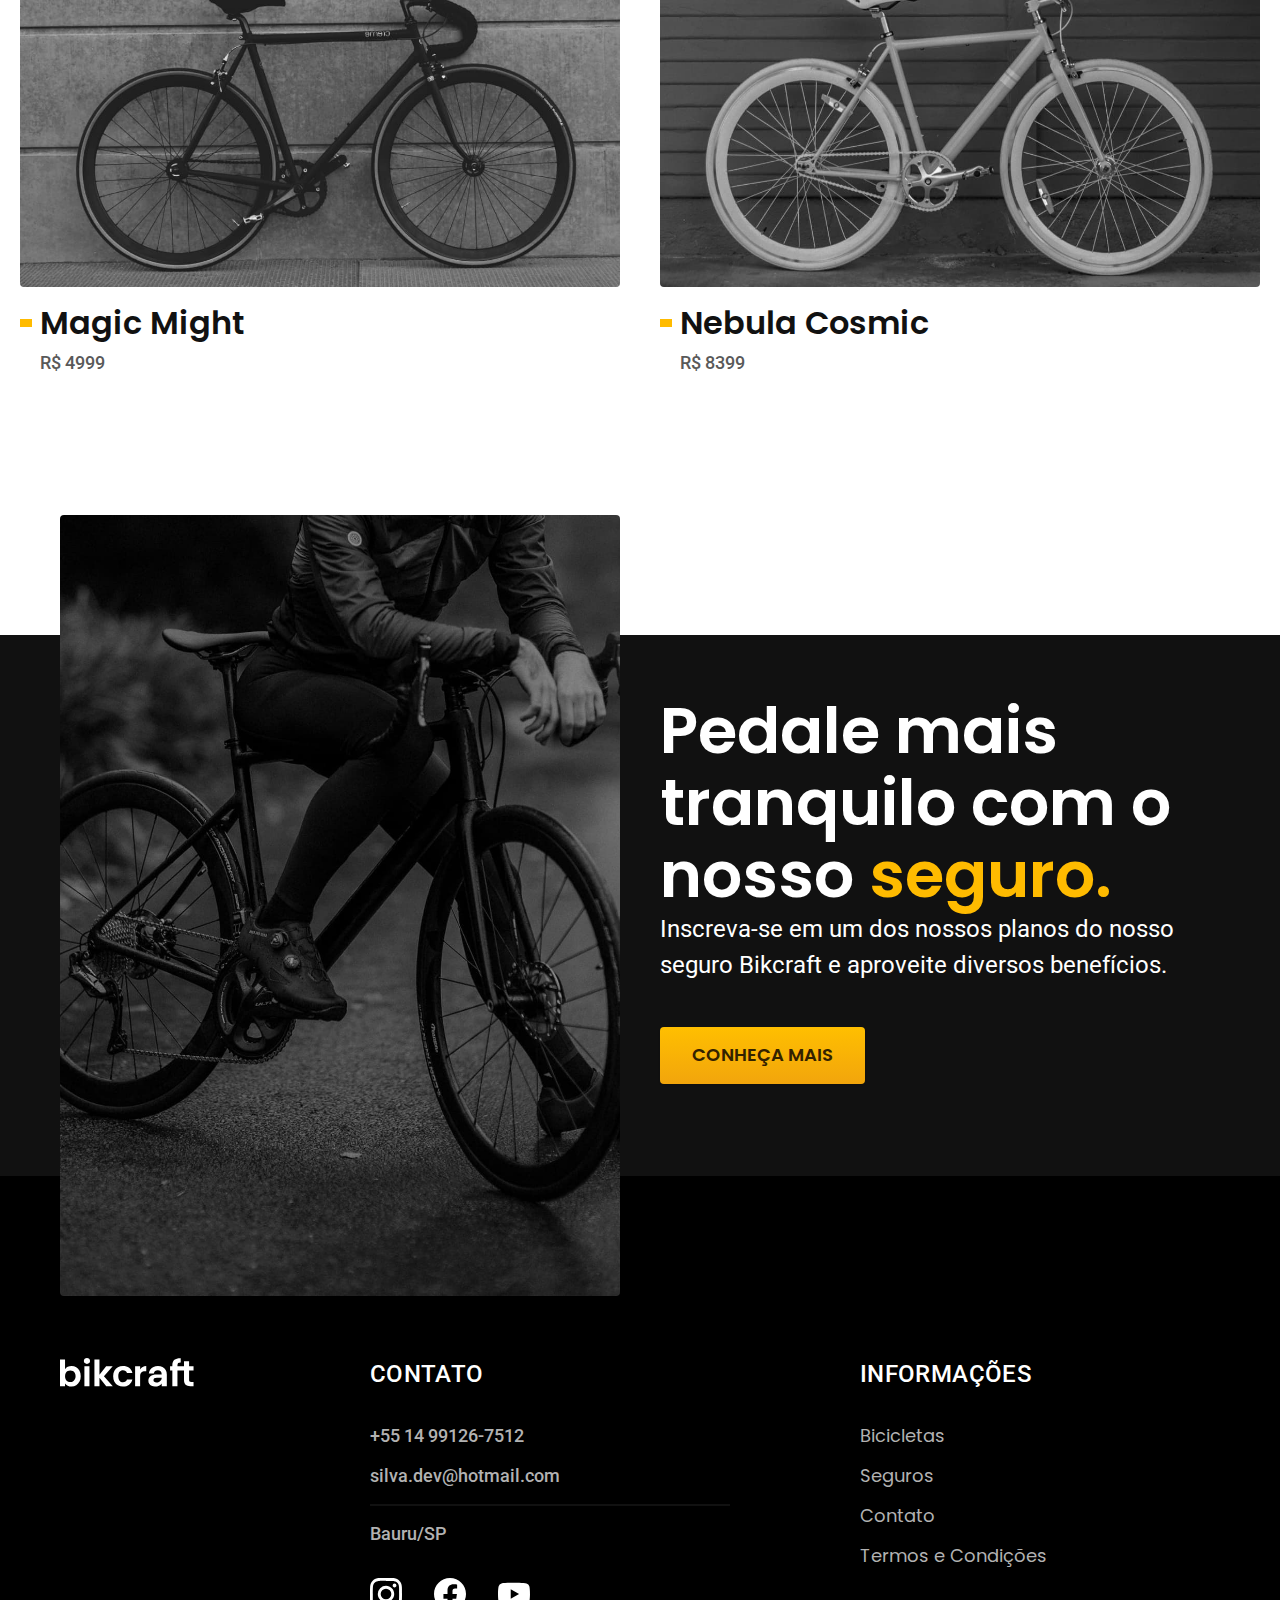
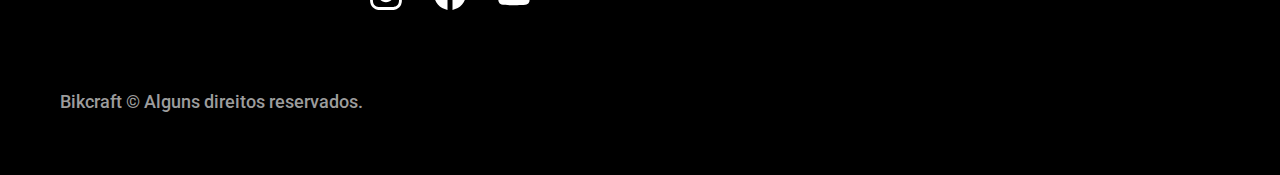
<file: bicicletas/nebula-cosmic.html>
<!DOCTYPE html>
<html lang="pt-BR">
  <head>
    <meta charset="UTF-8" />
    <meta http-equiv="X-UA-Compatible" content="IE=edge" />
    <meta name="viewport" content="width=device-width, initial-scale=1.0" />
    <title>Bikcraft - Bicicletas Elétricas</title>
    <meta
      name="description"
      content="Site para portólio referente a bicicletas elétricas chamado Bikcraft e foi elaborado por Origamid."
    />
    <link rel="stylesheet" href="../css/style.min.css" />
    <link rel="preconnect" href="https://fonts.googleapis.com" />
    <link rel="preconnect" href="https://fonts.gstatic.com" crossorigin />
    <link
      href="https://fonts.googleapis.com/css2?family=Fira+Sans:ital,wght@0,100;0,200;0,300;0,400;0,500;0,600;0,700;0,800;0,900;1,100;1,200;1,300;1,400;1,500;1,600;1,700;1,800;1,900&family=Poppins:ital,wght@0,100;0,200;0,300;0,400;0,500;0,600;0,700;0,800;0,900;1,100;1,200;1,300;1,400;1,500;1,600;1,700;1,800;1,900&family=Roboto:ital,wght@0,100;0,300;0,400;0,500;0,700;0,900;1,100;1,300;1,400;1,500;1,700;1,900&display=swap"
      rel="stylesheet"
    />
    <link rel="preconnect" href="https://fonts.googleapis.com" />
    <link rel="preconnect" href="https://fonts.gstatic.com" crossorigin />
    <link
      href="https://fonts.googleapis.com/css2?family=Fira+Sans:ital,wght@0,100;0,200;0,300;0,400;0,500;0,600;0,700;0,800;0,900;1,100;1,200;1,300;1,400;1,500;1,600;1,700;1,800;1,900&family=Merriweather:ital,wght@0,300;0,400;0,700;0,900;1,300;1,400;1,700;1,900&family=Poppins:ital,wght@0,100;0,200;0,300;0,400;0,500;0,600;0,700;0,800;0,900;1,100;1,200;1,300;1,400;1,500;1,600;1,700;1,800;1,900&family=Roboto:ital,wght@0,100;0,300;0,400;0,500;0,700;0,900;1,100;1,300;1,400;1,500;1,700;1,900&display=swap"
      rel="stylesheet"
    />
  </head>
  <body id="termos">
    <header class="header-bg">
      <div class="header container">
        <a href="../index.html">
          <img src="../img/brand/caloi.svg" alt="Bikcraft" />
        </a>

        <nav aria-label="primaria">
          <ul class="header-menu font-1-m cor-0">
            <li><a href="../bicicletas.html" target="_blank">Bicicletas</a></li>
            <li><a href="../seguros.html" target="_blank">Seguros</a></li>
            <li><a href="../contato.html" target="_blank">Contato</a></li>
          </ul>
        </nav>
      </div>
    </header>

    <main class="titulo-bg">
      <div>
        <div class="titulo container">
          <p class="font-2-xl cor-5">R$ 4999</p>
          <h1 class="font-1-xxl cor-0">
            Nimbus Stark<span class="cor-p1">.</span>
          </h1>
        </div>
      </div>
      <div class="bicicleta container">
        <div class="bicicleta-imagens">
          <img src="../img/bicicleta/nimbus1.jpg" alt="" />
          <img src="../img/bicicleta/nimbus2.jpg" alt="" />
          <img src="../img/bicicleta/nimbus3.jpg" alt="" />
        </div>
        <div class="bicicleta-conteudo">
          <p class="font-2-l cor-5">
            A Nimbus Stark é a melhor Bikcraft já criada pela nossa equipe. Ela
            vem equipada com os melhores acessórios, o que garante maior
            velocidade.
          </p>
          <div class="bicicleta-comprar">
            <a class="botao" href="../orcamento.html">Comprar Agora</a>
            <span class="font-1-xs cor-6"
              ><img src="../img/icones/entrega.svg" alt="" /> entrega em 5
              dias</span
            >
            <span class="font-1-xs cor-6"
              ><img src="../img/icones/estoque.svg" alt="" /> 18 em
              estoque</span
            >
          </div>

          <h2 class="font-1-xs cor-0">Informações</h2>
          <ul class="bicicleta-informacoes">
            <li>
              <img src="../img/icones/eletrica.svg" alt="" />
              <h3 class="font-1-m cor-0">Motor Elétrico</h3>
              <p class="font-2-xs cor-5">
                Permite você viajar distâncias inimaginaveis com a sua bike.
              </p>
            </li>
            <li>
              <img src="../img/icones/velocidade.svg" alt="" />
              <h3 class="font-1-m cor-0">50 km/h</h3>
              <p class="font-2-xs cor-5">
                A mais rápida bicicleta elétrica disponível hoje no mercado.
              </p>
            </li>
            <li>
              <img src="../img/icones/rastreador.svg" alt="" />
              <h3 class="font-1-m cor-0">Rastreador</h3>
              <p class="font-2-xs cor-5">
                Rastreador e sistema anti-furto para garantir o seu sossego.
              </p>
            </li>
            <li>
              <img src="../img/icones/carbono.svg" alt="" />
              <h3 class="font-1-m cor-0">Fibra de Carbono</h3>
              <p class="font-2-xs cor-5">
                Maior proteção possível para a sua Bikcraft com fibra de
                carbono.
              </p>
            </li>
          </ul>
          <h2 class="font-1-xs cor-0">Ficha Técnica</h2>
          <ul class="bicicleta-ficha font-2-s cor-4">
            <li>Peso <span>9 kg</span></li>
            <li>Altura <span>60 cm</span></li>
            <li>Largura <span>120 cm</span></li>
            <li>Profundidade <span>10 cm</span></li>
            <li>Marchas <span>16</span></li>
            <li>Roda <span>29</span></li>
          </ul>
        </div>
      </div>
    </main>

    <article class="bicicletas-lista">
      <h2 class="container font-1-xxl">
        escolha a sua<span class="cor-p1">.</span>
      </h2>

      <ul>
        <li>
          <a href="./magic.html">
            <img src="../img/bicicletas/magic.jpg" alt="Bicicleta Preta" />
            <h3 class="font-1-xl">Magic Might</h3>
            <span class="font-2-m cor-8">R$ 4999</span>
          </a>
        </li>

        <li>
          <a href="../bicicletas/nebula-cosmic.html">
            <img src="../img/bicicletas/nebula.jpg" alt="Bicicleta Branca" />
            <h3 class="font-1-xl">Nebula Cosmic</h3>
            <span class="font-2-m cor-8">R$ 8399</span>
          </a>
        </li>
      </ul>
    </article>

    <article class="seguro-bg">
      <div class="seguro container">
        <div class="seguro-imagem">
          <img
            src="../img/fotos/seguros.jpg"
            alt="Pessoa parada na bicicleta"
          />
        </div>
        <div class="seguro-conteudo">
          <h2 class="font-1-xxl cor-0">
            Pedale mais tranquilo com o nosso
            <span class="cor-p1">seguro.</span>
            <p class="font-2-l col-5">
              Inscreva-se em um dos nossos planos do nosso seguro Bikcraft e
              aproveite diversos benefícios.
            </p>
            <a class="botao" href="../seguros.html">Conheça Mais</a>
          </h2>
        </div>
      </div>
    </article>

    <footer class="footer-bg">
      <div class="footer container">
        <img src="../img/bikcraft.svg" alt="Bikcraft" />
        <div class="footer-contato">
          <h3 class="font-2-l-b cor-0">Contato</h3>
          <ul class="font-2-m cor-5">
            <li>
              <a href="tel:+5514991267512" target="_blank">+55 14 99126-7512</a>
            </li>
            <li>
              <a href="mailto:silva.dev@hotmail.com" target="_blank">
                silva.dev@hotmail.com
              </a>
            </li>
            <li>Bauru/SP</li>
          </ul>
          <div class="footer-redes">
            <a href="https://www.instagram.com/bsilva.dev/" target="_blank">
              <img src="../img/redes/instagram.svg" alt="instagram" />
            </a>
            <a
              href="https://www.facebook.com/brunosilva.dvlopr/"
              target="_blank"
            >
              <img src="../img/redes/facebook.svg" alt="facebook" />
            </a>
            <a href="../">
              <img src="../img/redes/youtube.svg" alt="youtube" />
            </a>
          </div>
        </div>
        <div class="footer-informacoes">
          <h3 class="font-2-l-b cor-0">Informações</h3>
          <nav>
            <ul class="font-1-m cor-5">
              <li>
                <a href="../bicicletas.html" target="_blank">Bicicletas</a>
              </li>
              <li><a href="../seguros.html" target="_blank">Seguros</a></li>
              <li><a href="../contato.html" target="_blank">Contato</a></li>
              <li>
                <a href="../termos.html" target="_blank">Termos e Condições</a>
              </li>
            </ul>
          </nav>
        </div>
        <p class="footer-copy font-2-m cor-6">
          Bikcraft © Alguns direitos reservados.
        </p>
      </div>
    </footer>
    <script src="../js/script.js"></script>
  </body>
</html>
</file>
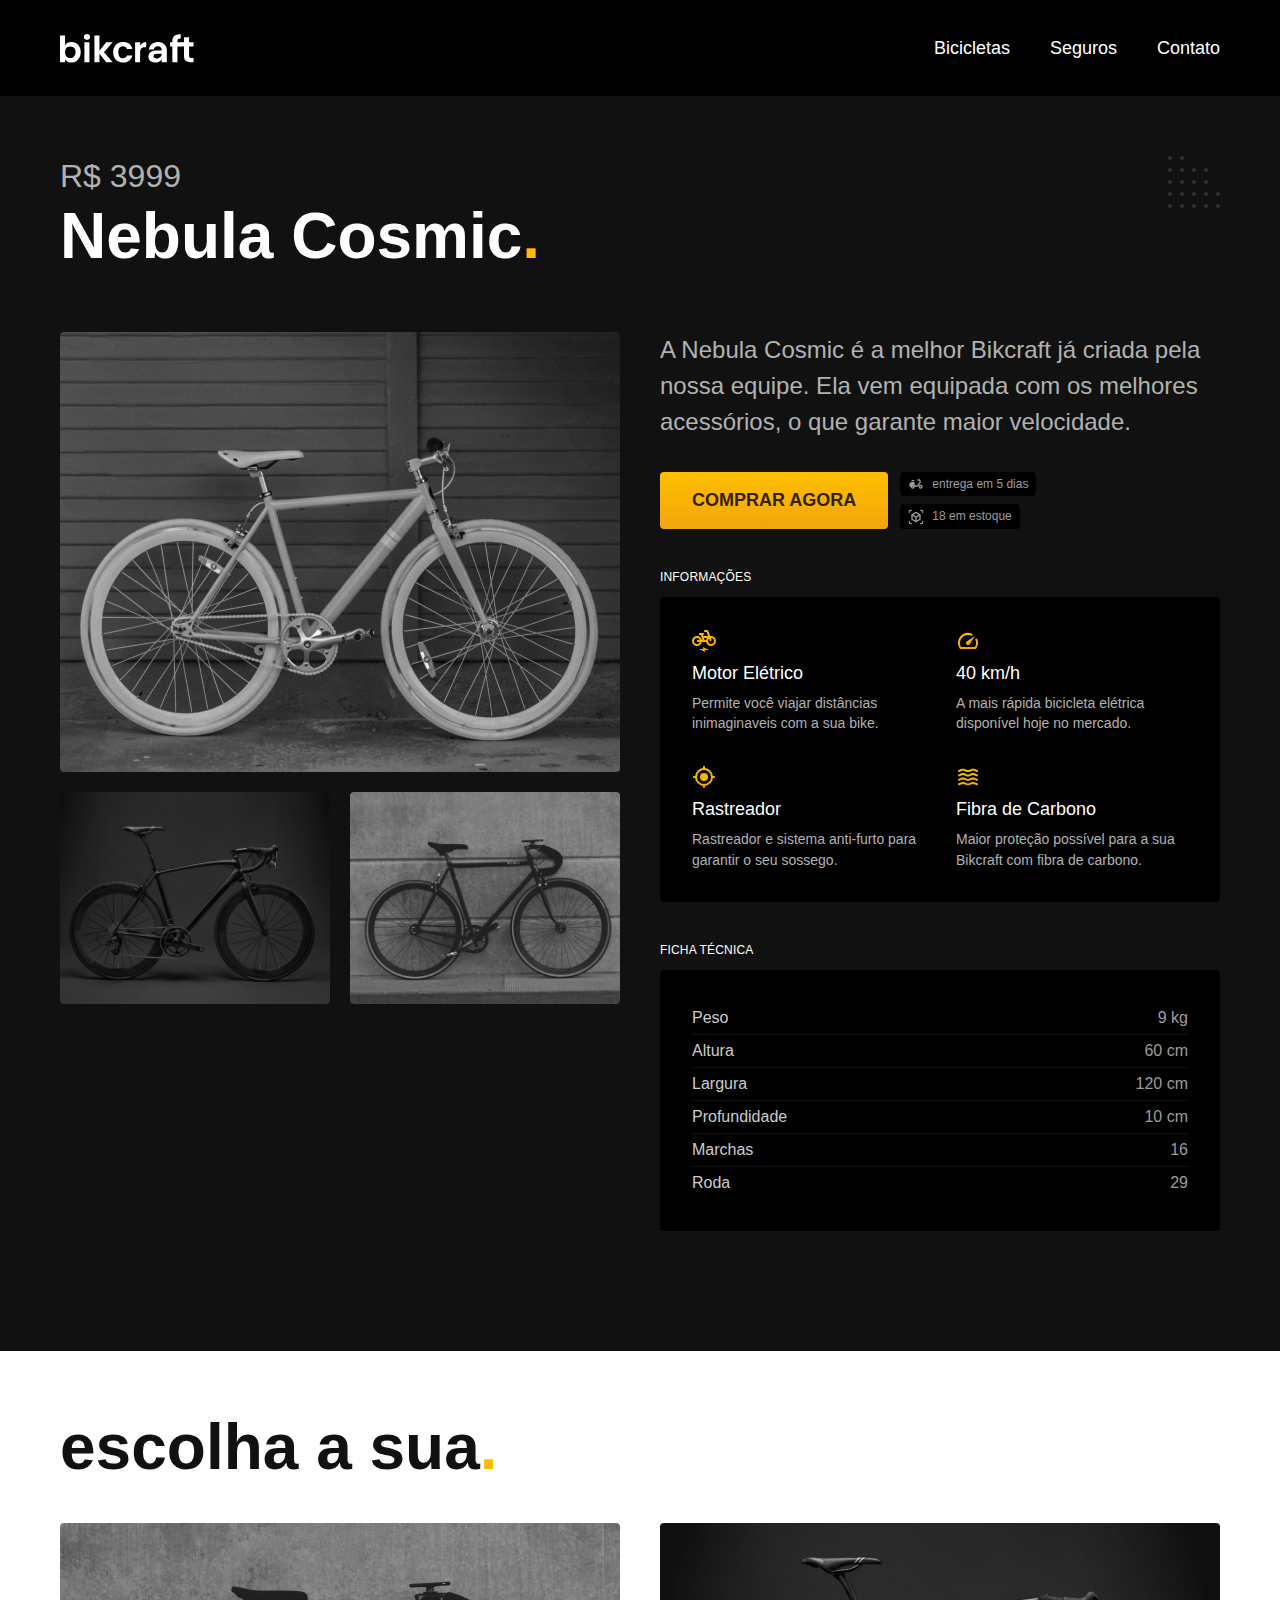
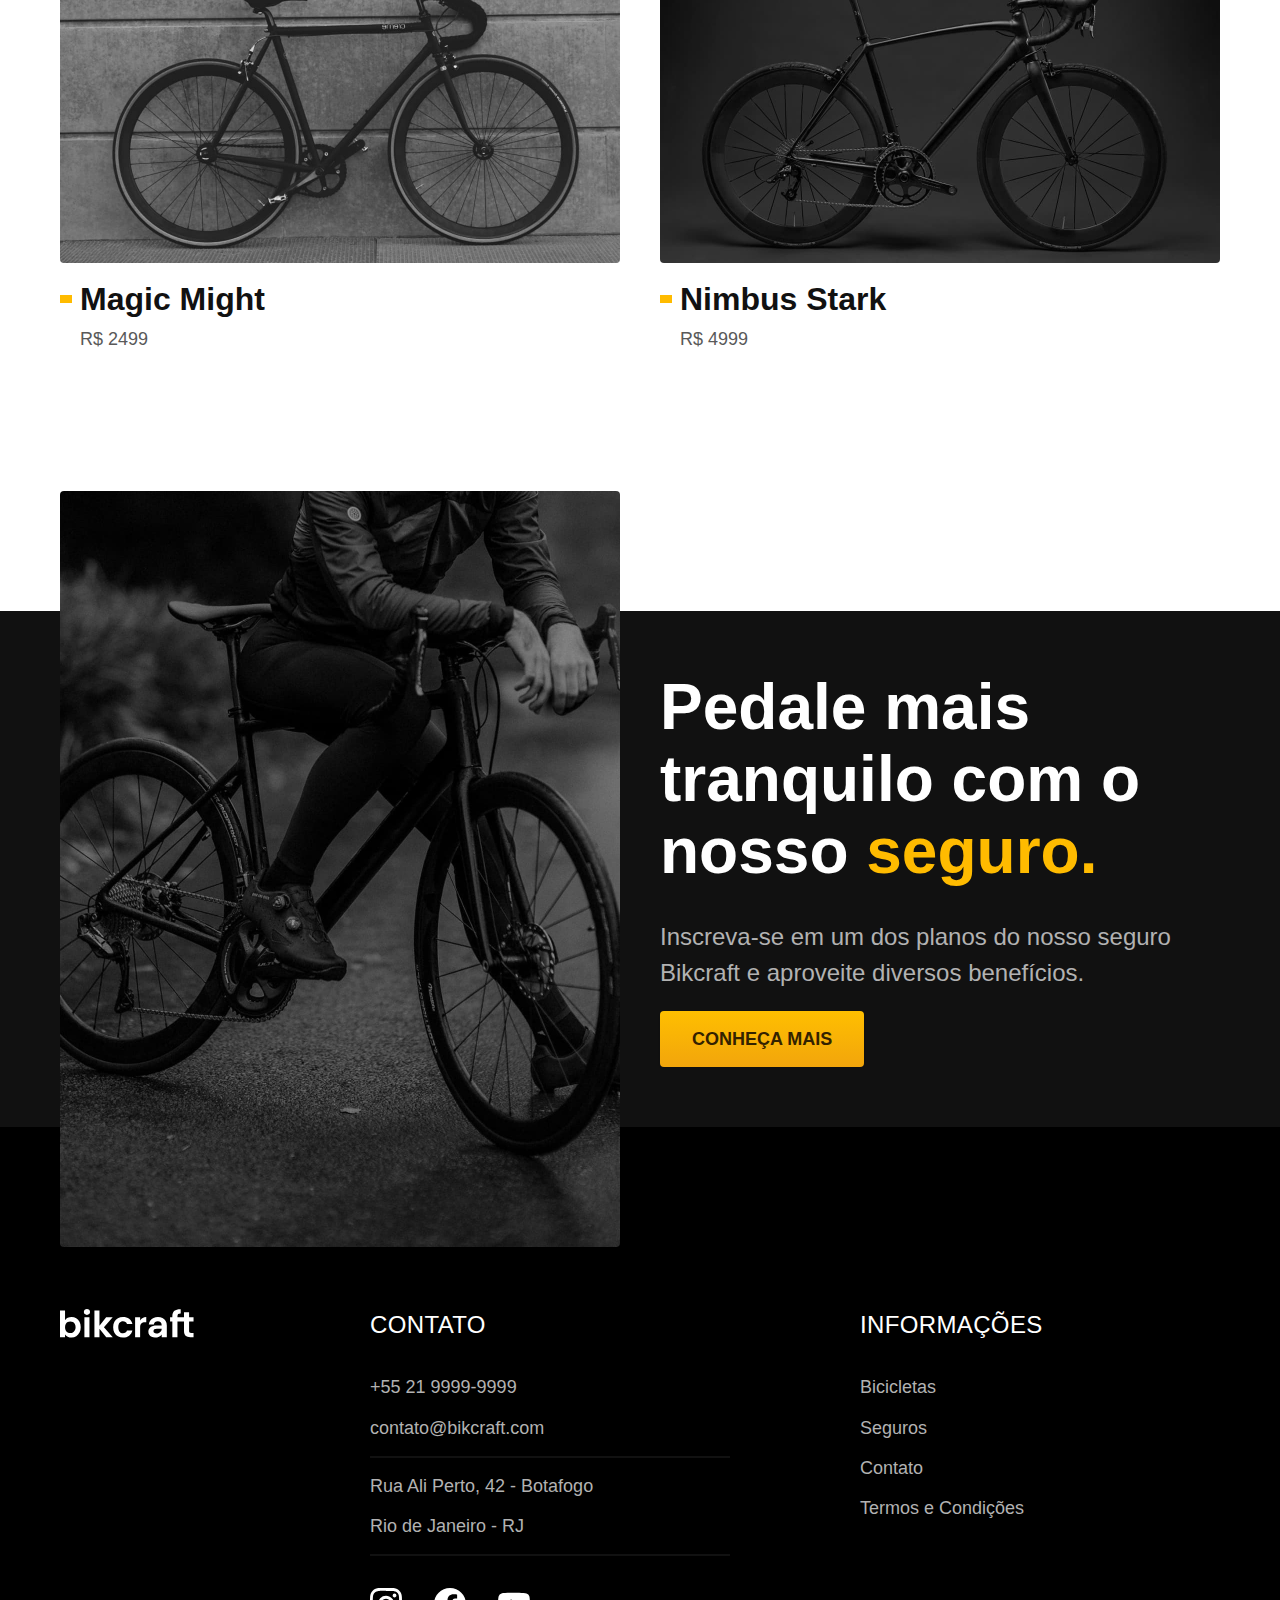
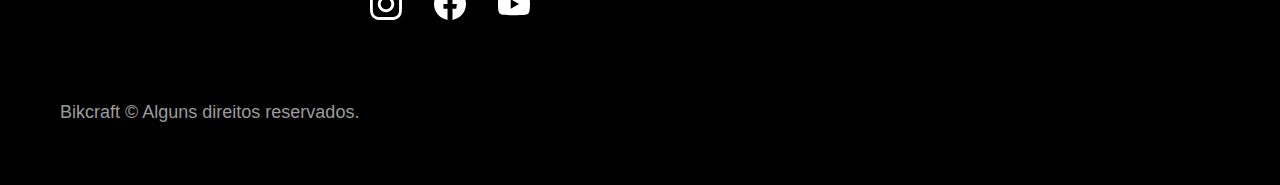
<file: bicicletas/nebula.html>
<!DOCTYPE html>
<html lang="pt-br">
  <head>
    <meta charset="UTF-8" />
    <meta name="viewport" content="width=device-width, initial-scale=1.0" />

    <title>Nebula | Bikcraft</title>
    <meta name="description" content="Nebula." />

    <link rel="shortcut icon" href="../img/favicon.svg" type="image/x-icon" />
    <link rel="preload" href="../css/style.min.css" as="style" />
    <link rel="stylesheet" href="../css/style.min.css" />

    <script>
      document.documentElement.classList.add("js");
    </script>
  </head>

  <body id="bicicleta">
    <header class="header-bg">
      <div class="header container">
        <a href="../">
          <img src="../img/bikcraft.svg" alt="Bikcraft" />
        </a>

        <nav aria-label="primaria">
          <ul class="header-menu font-1-m cor-0">
            <li><a href="../bicicletas.html">Bicicletas</a></li>
            <li><a href="../seguros.html">Seguros</a></li>
            <li><a href="../contato.html">Contato</a></li>
          </ul>
        </nav>
      </div>
    </header>

    <main class="titulo-bg">
      <div>
        <div class="titulo container">
          <p class="font-2-xl cor-5">R$ 3999</p>
          <h1 class="font-1-xxl cor-0">
            Nebula Cosmic<span class="cor-p1">.</span>
          </h1>
        </div>
      </div>
      <div class="bicicleta container">
        <div class="bicicleta-imagens">
          <img src="../img/bicicleta/nimbus3.jpg" alt="" />
          <img src="../img/bicicleta/nimbus1.jpg" alt="" />
          <img src="../img/bicicleta/nimbus2.jpg" alt="" />
        </div>
        <div class="bicicleta-conteudo">
          <p class="font-2-l cor-5">
            A Nebula Cosmic é a melhor Bikcraft já criada pela nossa equipe. Ela
            vem equipada com os melhores acessórios, o que garante maior
            velocidade.
          </p>
          <div class="bicicleta-comprar">
            <a
              class="botao"
              href="../orcamento.html?tipo=bikcraft&produto=nebula"
              >Comprar Agora</a
            >
            <span class="font-1-xs cor-6"
              ><img src="../img/icones/entrega.svg" alt="" /> entrega em 5
              dias</span
            >
            <span class="font-1-xs cor-6"
              ><img src="../img/icones/estoque.svg" alt="" /> 18 em
              estoque</span
            >
          </div>

          <h2 class="font-1-xs cor-0">Informações</h2>
          <ul class="bicicleta-informacoes">
            <li>
              <img src="../img/icones/eletrica.svg" alt="" />
              <h3 class="font-1-m cor-0">Motor Elétrico</h3>
              <p class="font-2-xs cor-5">
                Permite você viajar distâncias inimaginaveis com a sua bike.
              </p>
            </li>
            <li>
              <img src="../img/icones/velocidade.svg" alt="" />
              <h3 class="font-1-m cor-0">40 km/h</h3>
              <p class="font-2-xs cor-5">
                A mais rápida bicicleta elétrica disponível hoje no mercado.
              </p>
            </li>
            <li>
              <img src="../img/icones/rastreador.svg" alt="" />
              <h3 class="font-1-m cor-0">Rastreador</h3>
              <p class="font-2-xs cor-5">
                Rastreador e sistema anti-furto para garantir o seu sossego.
              </p>
            </li>
            <li>
              <img src="../img/icones/carbono.svg" alt="" />
              <h3 class="font-1-m cor-0">Fibra de Carbono</h3>
              <p class="font-2-xs cor-5">
                Maior proteção possível para a sua Bikcraft com fibra de
                carbono.
              </p>
            </li>
          </ul>
          <h2 class="font-1-xs cor-0">Ficha Técnica</h2>
          <ul class="bicicleta-ficha font-2-s cor-4">
            <li>Peso <span>9 kg</span></li>
            <li>Altura <span>60 cm</span></li>
            <li>Largura <span>120 cm</span></li>
            <li>Profundidade <span>10 cm</span></li>
            <li>Marchas <span>16</span></li>
            <li>Roda <span>29</span></li>
          </ul>
        </div>
      </div>
    </main>

    <article class="bicicletas-lista container">
      <h2 class="font-1-xxl">escolha a sua<span class="cor-p1">.</span></h2>

      <ul>
        <li>
          <a href="./magic.html">
            <img src="../img/bicicletas/magic.jpg" alt="Bicicleta preta" />
            <h3 class="font-1-xl">Magic Might</h3>
            <span class="font-2-m cor-8">R$ 2499</span>
          </a>
        </li>
        <li>
          <a href="./nimbus.html">
            <img src="../img/bicicletas/nimbus.jpg" alt="Bicicleta preta" />
            <h3 class="font-1-xl">Nimbus Stark</h3>
            <span class="font-2-m cor-8">R$ 4999</span>
          </a>
        </li>
      </ul>
    </article>

    <article class="seguro-bg">
      <div class="seguro container">
        <div class="seguro-imagem">
          <img
            src="../img/fotos/seguros.jpg"
            alt="Pessoa parada em cima de uma bicicleta."
          />
        </div>
        <div class="seguro-conteudo">
          <h2 class="font-1-xxl cor-0">
            Pedale mais tranquilo com o nosso
            <span class="cor-p1">seguro.</span>
          </h2>
          <p class="font-2-l cor-5">
            Inscreva-se em um dos planos do nosso seguro Bikcraft e aproveite
            diversos benefícios.
          </p>
          <a class="botao" href="../seguros.html">Conheça Mais</a>
        </div>
      </div>
    </article>

    <footer class="footer-bg">
      <div class="footer container">
        <img src="../img/bikcraft.svg" alt="Bikcraft" />
        <div class="footer-contato">
          <h3 class="font-2-l-b cor-0">Contato</h3>
          <ul class="font-2-m cor-5">
            <li><a href="tel:+552199999999">+55 21 9999-9999</a></li>
            <li>
              <a href="mailto:contato@bikcraft.com">contato@bikcraft.com</a>
            </li>
            <li>Rua Ali Perto, 42 - Botafogo</li>
            <li>Rio de Janeiro - RJ</li>
          </ul>
          <div class="footer-redes">
            <a href="../">
              <img src="../img/redes/instagram.svg" alt="Instagram" />
            </a>
            <a href="../">
              <img src="../img/redes/facebook.svg" alt="Facebook" />
            </a>
            <a href="../">
              <img src="../img/redes/youtube.svg" alt="Youtube" />
            </a>
          </div>
        </div>
        <div class="footer-informacoes">
          <h3 class="font-2-l-b cor-0">Informações</h3>
          <nav>
            <ul class="font-1-m cor-5">
              <li><a href="../bicicletas.html">Bicicletas</a></li>
              <li><a href="../seguros.html">Seguros</a></li>
              <li><a href="../contato.html">Contato</a></li>
              <li><a href="../termos.html">Termos e Condições</a></li>
            </ul>
          </nav>
        </div>
        <p class="footer-copy font-2-m cor-6">
          Bikcraft © Alguns direitos reservados.
        </p>
      </div>
    </footer>
    <script src="../js/script.js"></script>
  </body>
</html>
</file>
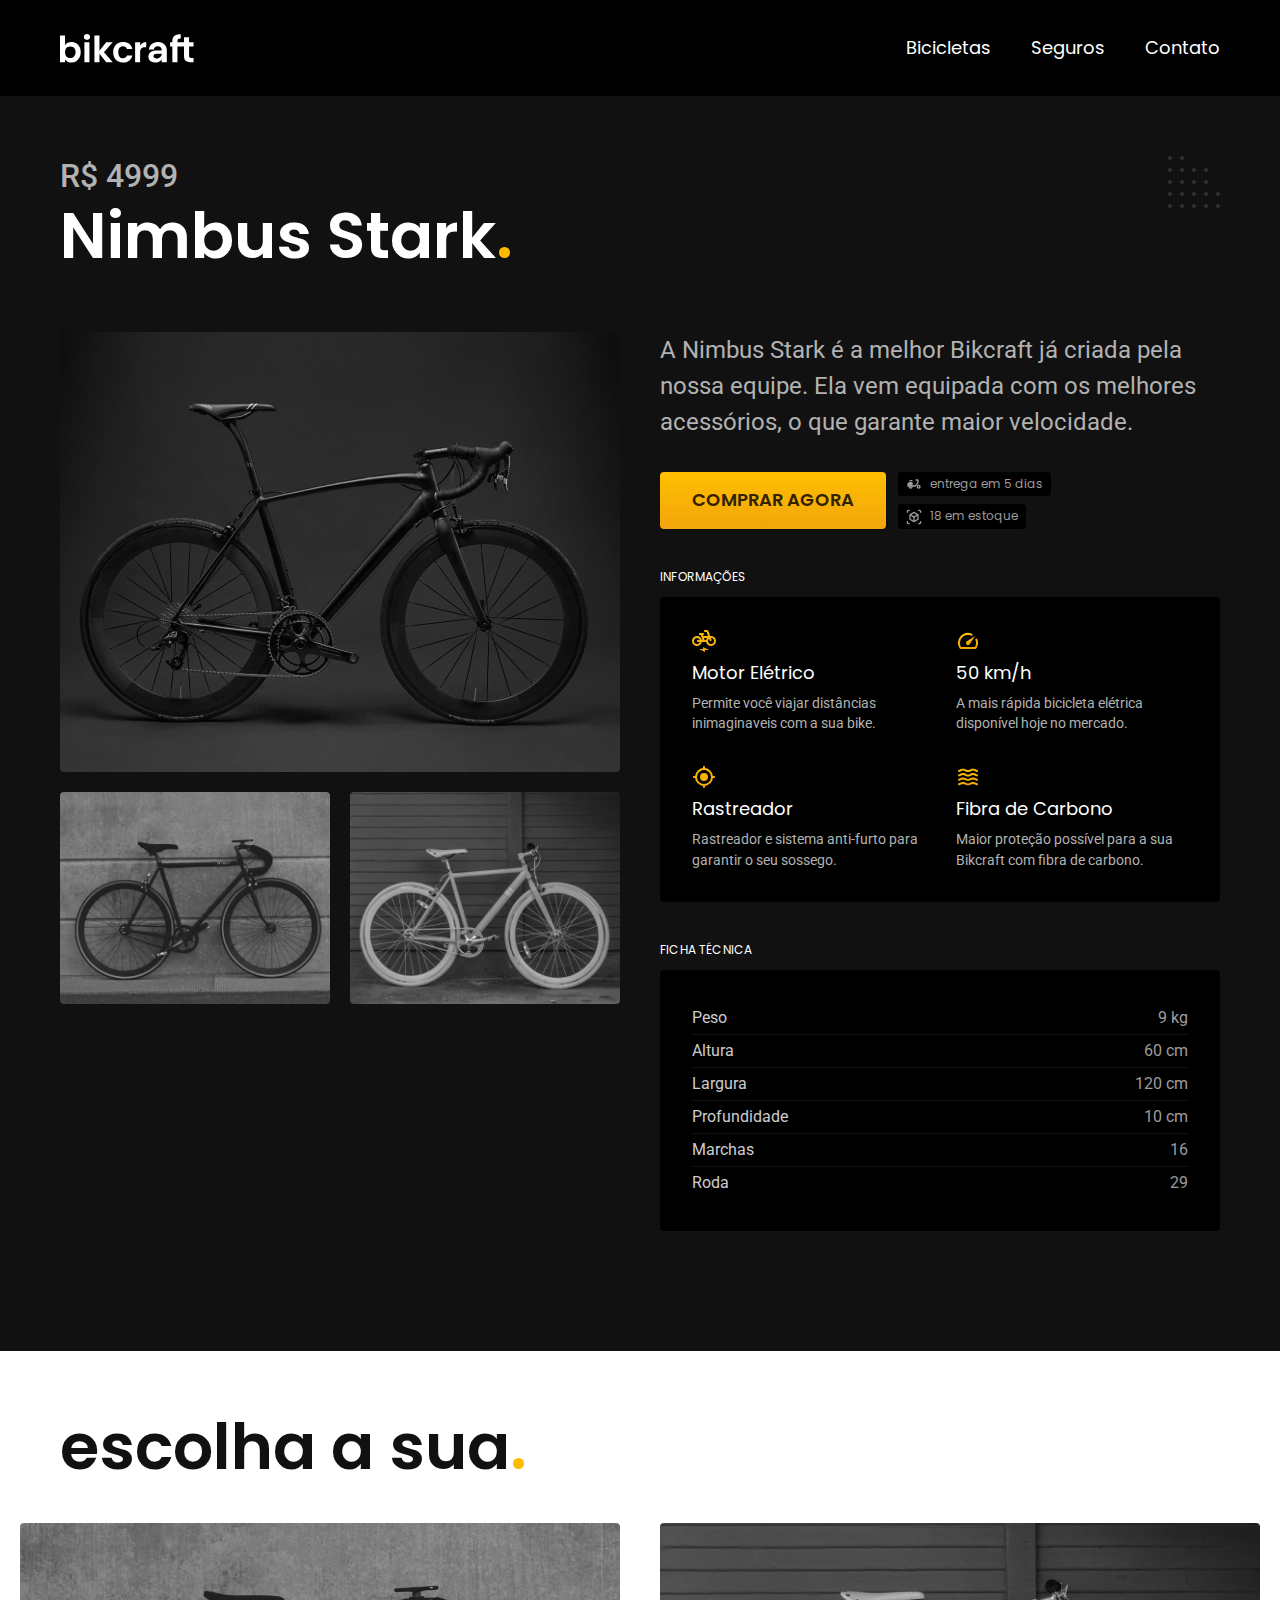
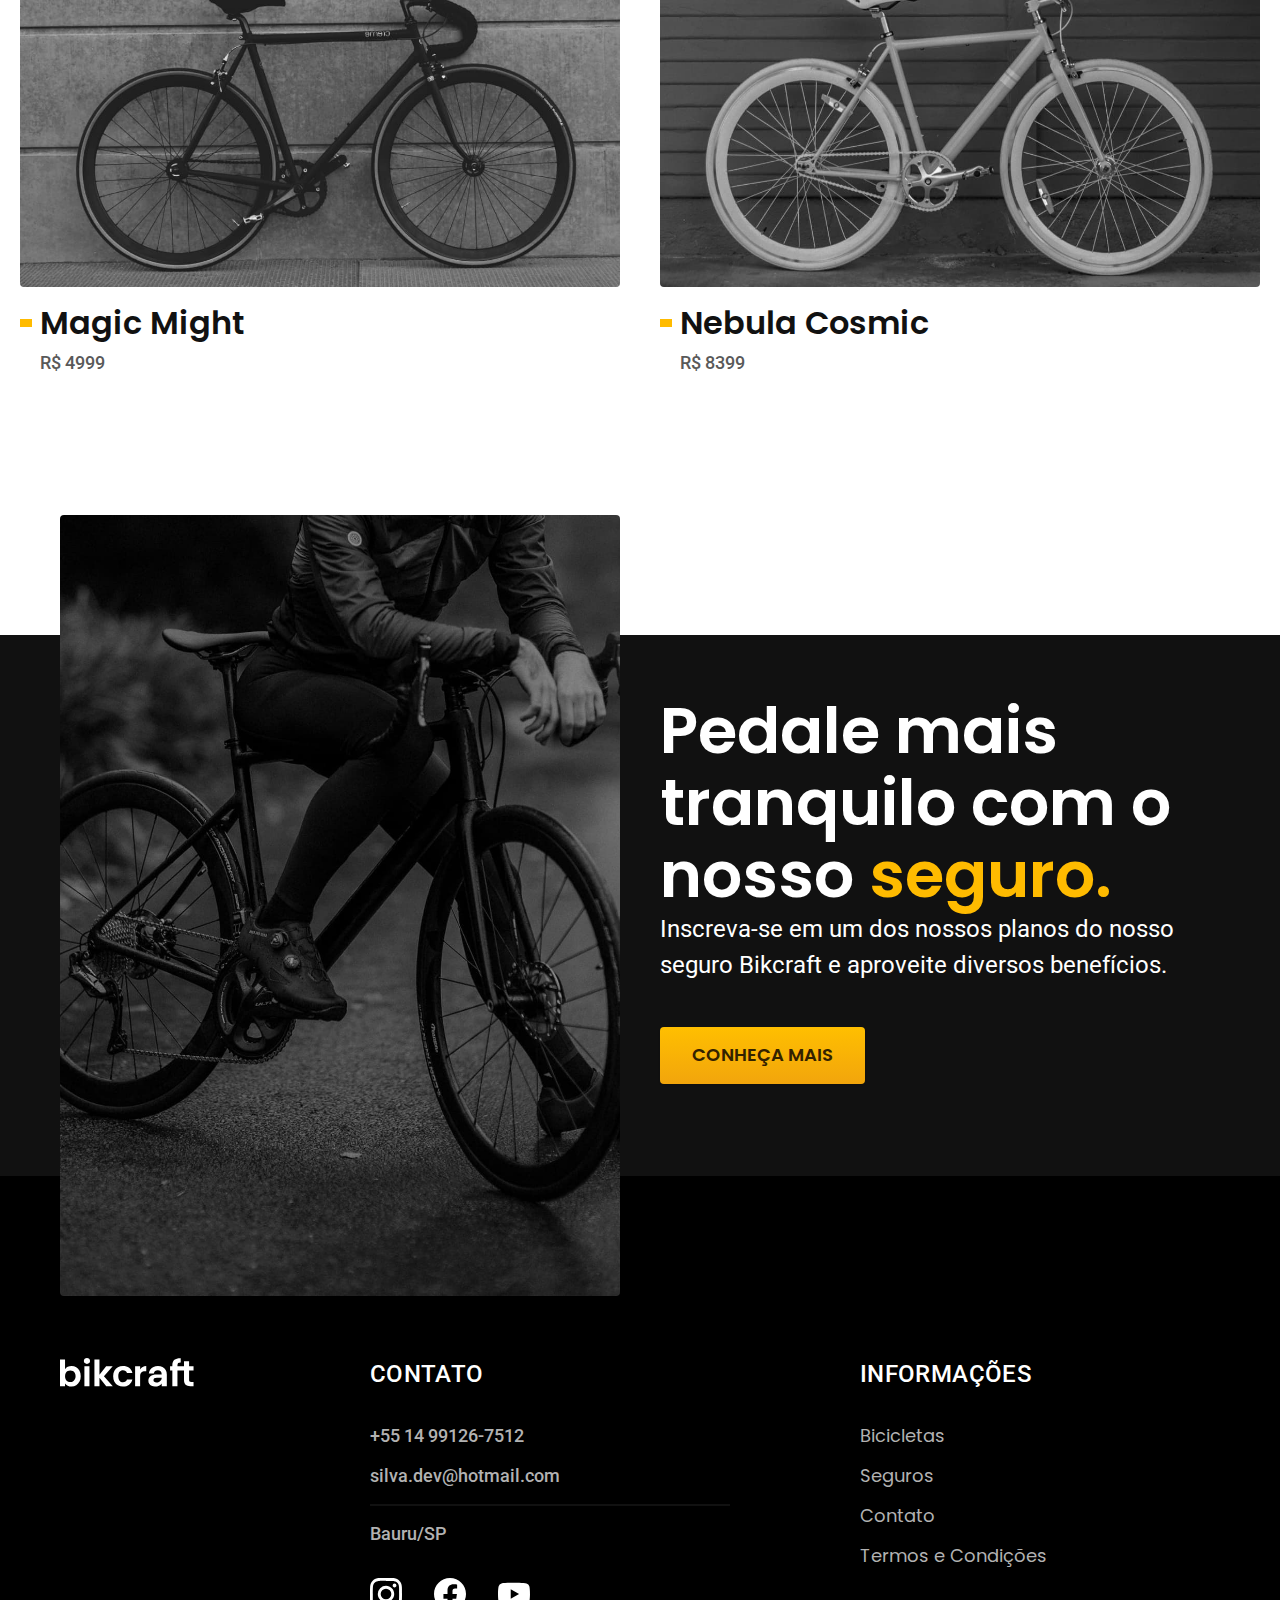
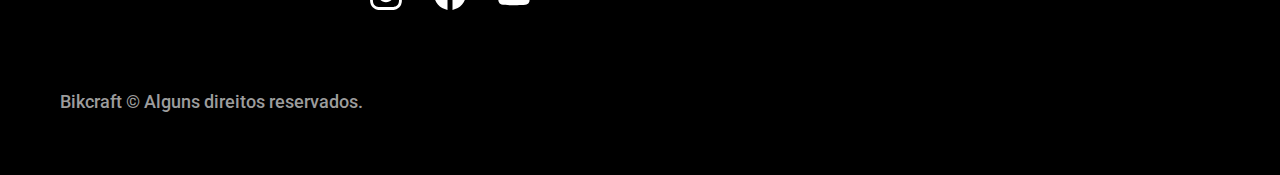
<file: bicicletas/nimbus-stark.html>
<!DOCTYPE html>
<html lang="pt-BR">
  <head>
    <meta charset="UTF-8" />
    <meta http-equiv="X-UA-Compatible" content="IE=edge" />
    <meta name="viewport" content="width=device-width, initial-scale=1.0" />
    <title>Bikcraft - Bicicletas Elétricas</title>
    <meta
      name="description"
      content="Site para portólio referente a bicicletas elétricas chamado Bikcraft e foi elaborado por Origamid."
    />
    <link rel="stylesheet" href="../css/style.min.css" />
    <link rel="preconnect" href="https://fonts.googleapis.com" />
    <link rel="preconnect" href="https://fonts.gstatic.com" crossorigin />
    <link
      href="https://fonts.googleapis.com/css2?family=Fira+Sans:ital,wght@0,100;0,200;0,300;0,400;0,500;0,600;0,700;0,800;0,900;1,100;1,200;1,300;1,400;1,500;1,600;1,700;1,800;1,900&family=Poppins:ital,wght@0,100;0,200;0,300;0,400;0,500;0,600;0,700;0,800;0,900;1,100;1,200;1,300;1,400;1,500;1,600;1,700;1,800;1,900&family=Roboto:ital,wght@0,100;0,300;0,400;0,500;0,700;0,900;1,100;1,300;1,400;1,500;1,700;1,900&display=swap"
      rel="stylesheet"
    />
    <link rel="preconnect" href="https://fonts.googleapis.com" />
    <link rel="preconnect" href="https://fonts.gstatic.com" crossorigin />
    <link
      href="https://fonts.googleapis.com/css2?family=Fira+Sans:ital,wght@0,100;0,200;0,300;0,400;0,500;0,600;0,700;0,800;0,900;1,100;1,200;1,300;1,400;1,500;1,600;1,700;1,800;1,900&family=Merriweather:ital,wght@0,300;0,400;0,700;0,900;1,300;1,400;1,700;1,900&family=Poppins:ital,wght@0,100;0,200;0,300;0,400;0,500;0,600;0,700;0,800;0,900;1,100;1,200;1,300;1,400;1,500;1,600;1,700;1,800;1,900&family=Roboto:ital,wght@0,100;0,300;0,400;0,500;0,700;0,900;1,100;1,300;1,400;1,500;1,700;1,900&display=swap"
      rel="stylesheet"
    />
  </head>
  <body id="termos">
    <header class="header-bg">
      <div class="header container">
        <a href="index.html">
          <img src="../img/bikcraft.svg" alt="Bikcraft" />
        </a>

        <nav aria-label="primaria">
          <ul class="header-menu font-1-m cor-0">
            <li><a href="../bicicletas.html" target="_blank">Bicicletas</a></li>
            <li><a href="../seguros.html" target="_blank">Seguros</a></li>
            <li><a href="../contato.html" target="_blank">Contato</a></li>
          </ul>
        </nav>
      </div>
    </header>

    <main class="titulo-bg">
      <div>
        <div class="titulo container">
          <p class="font-2-xl cor-5">R$ 4999</p>
          <h1 class="font-1-xxl cor-0">
            Nimbus Stark<span class="cor-p1">.</span>
          </h1>
        </div>
      </div>
      <div class="bicicleta container">
        <div class="bicicleta-imagens">
          <img src="../img/bicicleta/nimbus1.jpg" alt="" />
          <img src="../img/bicicleta/nimbus2.jpg" alt="" />
          <img src="../img/bicicleta/nimbus3.jpg" alt="" />
        </div>
        <div class="bicicleta-conteudo">
          <p class="font-2-l cor-5">
            A Nimbus Stark é a melhor Bikcraft já criada pela nossa equipe. Ela
            vem equipada com os melhores acessórios, o que garante maior
            velocidade.
          </p>
          <div class="bicicleta-comprar">
            <a class="botao" href="../orcamento.html">Comprar Agora</a>
            <span class="font-1-xs cor-6"
              ><img src="../img/icones/entrega.svg" alt="" /> entrega em 5
              dias</span
            >
            <span class="font-1-xs cor-6"
              ><img src="../img/icones/estoque.svg" alt="" /> 18 em
              estoque</span
            >
          </div>

          <h2 class="font-1-xs cor-0">Informações</h2>
          <ul class="bicicleta-informacoes">
            <li>
              <img src="../img/icones/eletrica.svg" alt="" />
              <h3 class="font-1-m cor-0">Motor Elétrico</h3>
              <p class="font-2-xs cor-5">
                Permite você viajar distâncias inimaginaveis com a sua bike.
              </p>
            </li>
            <li>
              <img src="../img/icones/velocidade.svg" alt="" />
              <h3 class="font-1-m cor-0">50 km/h</h3>
              <p class="font-2-xs cor-5">
                A mais rápida bicicleta elétrica disponível hoje no mercado.
              </p>
            </li>
            <li>
              <img src="../img/icones/rastreador.svg" alt="" />
              <h3 class="font-1-m cor-0">Rastreador</h3>
              <p class="font-2-xs cor-5">
                Rastreador e sistema anti-furto para garantir o seu sossego.
              </p>
            </li>
            <li>
              <img src="../img/icones/carbono.svg" alt="" />
              <h3 class="font-1-m cor-0">Fibra de Carbono</h3>
              <p class="font-2-xs cor-5">
                Maior proteção possível para a sua Bikcraft com fibra de
                carbono.
              </p>
            </li>
          </ul>
          <h2 class="font-1-xs cor-0">Ficha Técnica</h2>
          <ul class="bicicleta-ficha font-2-s cor-4">
            <li>Peso <span>9 kg</span></li>
            <li>Altura <span>60 cm</span></li>
            <li>Largura <span>120 cm</span></li>
            <li>Profundidade <span>10 cm</span></li>
            <li>Marchas <span>16</span></li>
            <li>Roda <span>29</span></li>
          </ul>
        </div>
      </div>
    </main>

    <article class="bicicletas-lista">
      <h2 class="container font-1-xxl">
        escolha a sua<span class="cor-p1">.</span>
      </h2>

      <ul>
        <li>
          <a href="./magic.html">
            <img src="../img/bicicletas/magic.jpg" alt="Bicicleta Preta" />
            <h3 class="font-1-xl">Magic Might</h3>
            <span class="font-2-m cor-8">R$ 4999</span>
          </a>
        </li>

        <li>
          <a href="../bicicletas/nebula-cosmic.html">
            <img src="../img/bicicletas/nebula.jpg" alt="Bicicleta Branca" />
            <h3 class="font-1-xl">Nebula Cosmic</h3>
            <span class="font-2-m cor-8">R$ 8399</span>
          </a>
        </li>
      </ul>
    </article>

    <article class="seguro-bg">
      <div class="seguro container">
        <div class="seguro-imagem">
          <img
            src="../img/fotos/seguros.jpg"
            alt="Pessoa parada na bicicleta"
          />
        </div>
        <div class="seguro-conteudo">
          <h2 class="font-1-xxl cor-0">
            Pedale mais tranquilo com o nosso
            <span class="cor-p1">seguro.</span>
            <p class="font-2-l col-5">
              Inscreva-se em um dos nossos planos do nosso seguro Bikcraft e
              aproveite diversos benefícios.
            </p>
            <a class="botao" href="../seguros.html">Conheça Mais</a>
          </h2>
        </div>
      </div>
    </article>

    <footer class="footer-bg">
      <div class="footer container">
        <img src="../img/bikcraft.svg" alt="Bikcraft" />
        <div class="footer-contato">
          <h3 class="font-2-l-b cor-0">Contato</h3>
          <ul class="font-2-m cor-5">
            <li>
              <a href="tel:+5514991267512" target="_blank">+55 14 99126-7512</a>
            </li>
            <li>
              <a href="mailto:silva.dev@hotmail.com" target="_blank">
                silva.dev@hotmail.com
              </a>
            </li>
            <li>Bauru/SP</li>
          </ul>
          <div class="footer-redes">
            <a href="https://www.instagram.com/bsilva.dev/" target="_blank">
              <img src="../img/redes/instagram.svg" alt="instagram" />
            </a>
            <a
              href="https://www.facebook.com/brunosilva.dvlopr/"
              target="_blank"
            >
              <img src="../img/redes/facebook.svg" alt="facebook" />
            </a>
            <a href="../">
              <img src="../img/redes/youtube.svg" alt="youtube" />
            </a>
          </div>
        </div>
        <div class="footer-informacoes">
          <h3 class="font-2-l-b cor-0">Informações</h3>
          <nav>
            <ul class="font-1-m cor-5">
              <li>
                <a href="../bicicletas.html" target="_blank">Bicicletas</a>
              </li>
              <li><a href="../seguros.html" target="_blank">Seguros</a></li>
              <li><a href="../contato.html" target="_blank">Contato</a></li>
              <li>
                <a href="../termos.html" target="_blank">Termos e Condições</a>
              </li>
            </ul>
          </nav>
        </div>
        <p class="footer-copy font-2-m cor-6">
          Bikcraft © Alguns direitos reservados.
        </p>
      </div>
    </footer>
    <script src="../js/script.js"></script>
  </body>
</html>
</file>
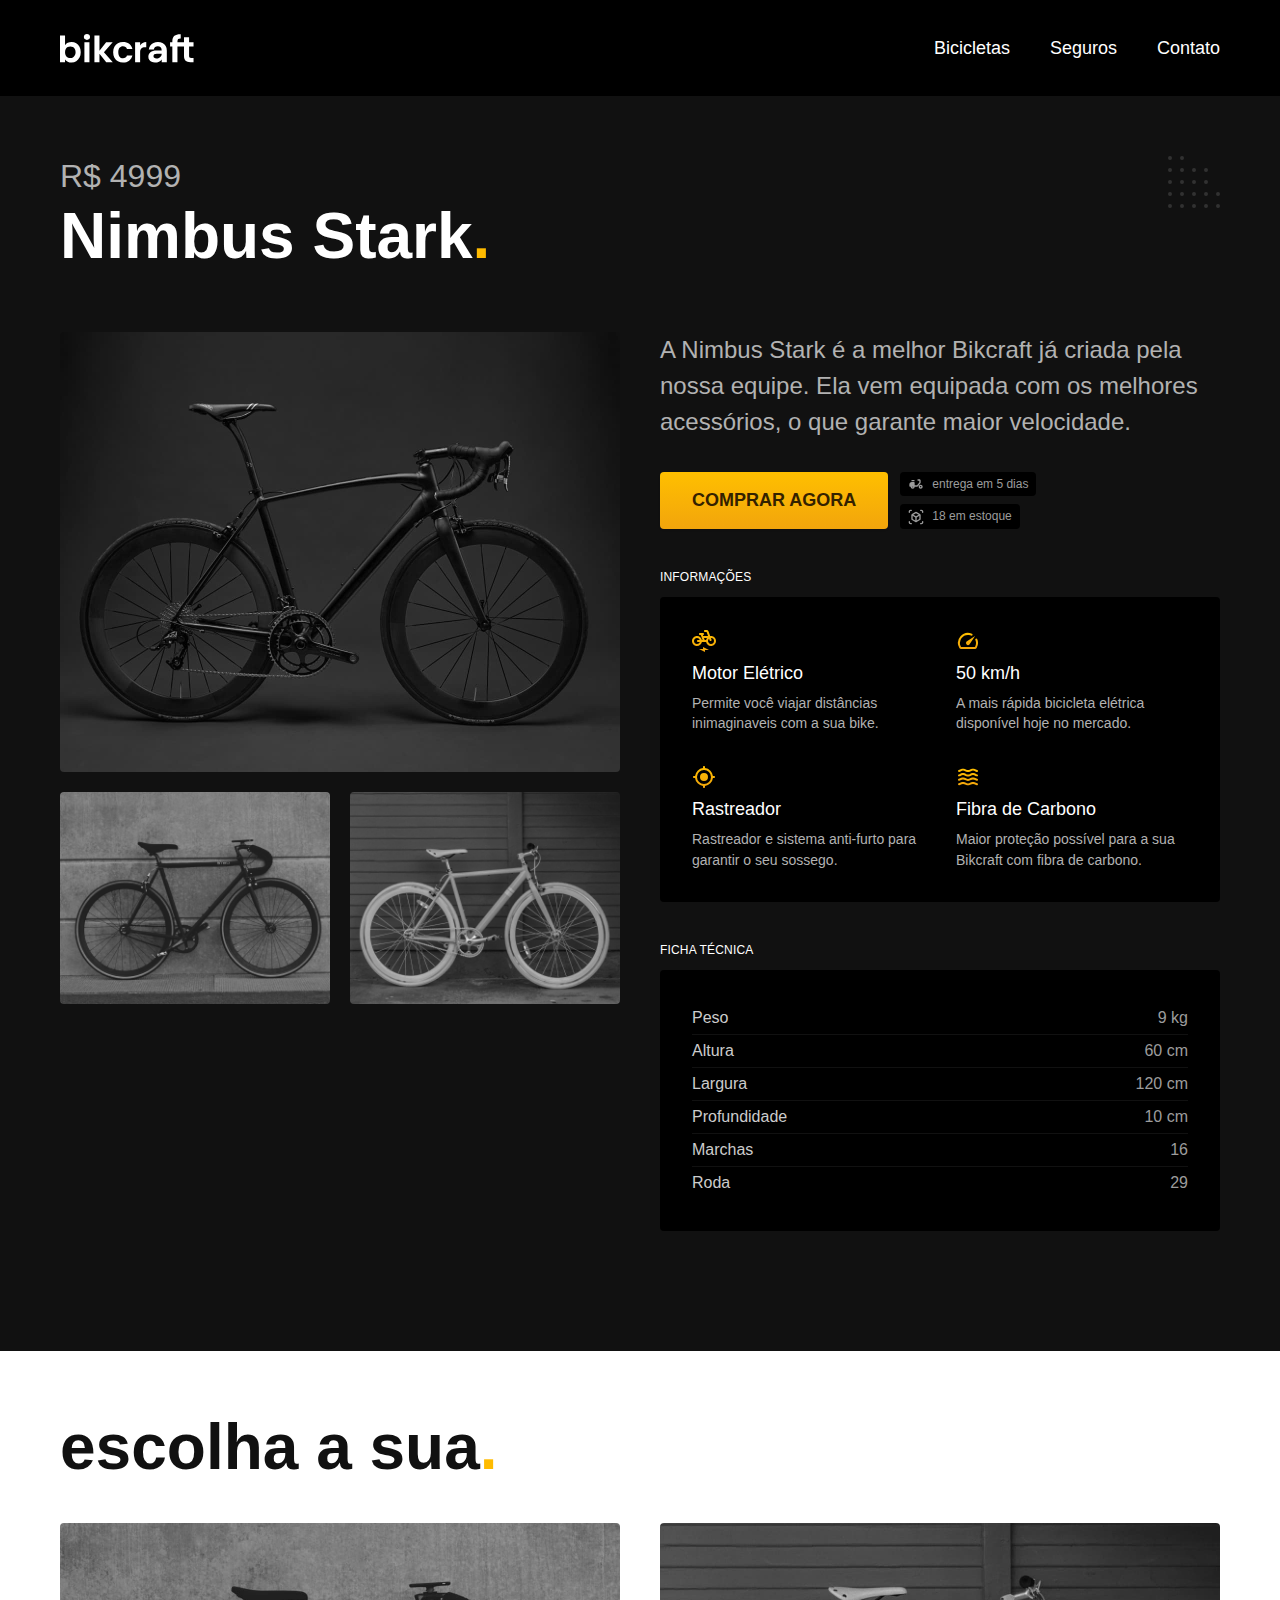
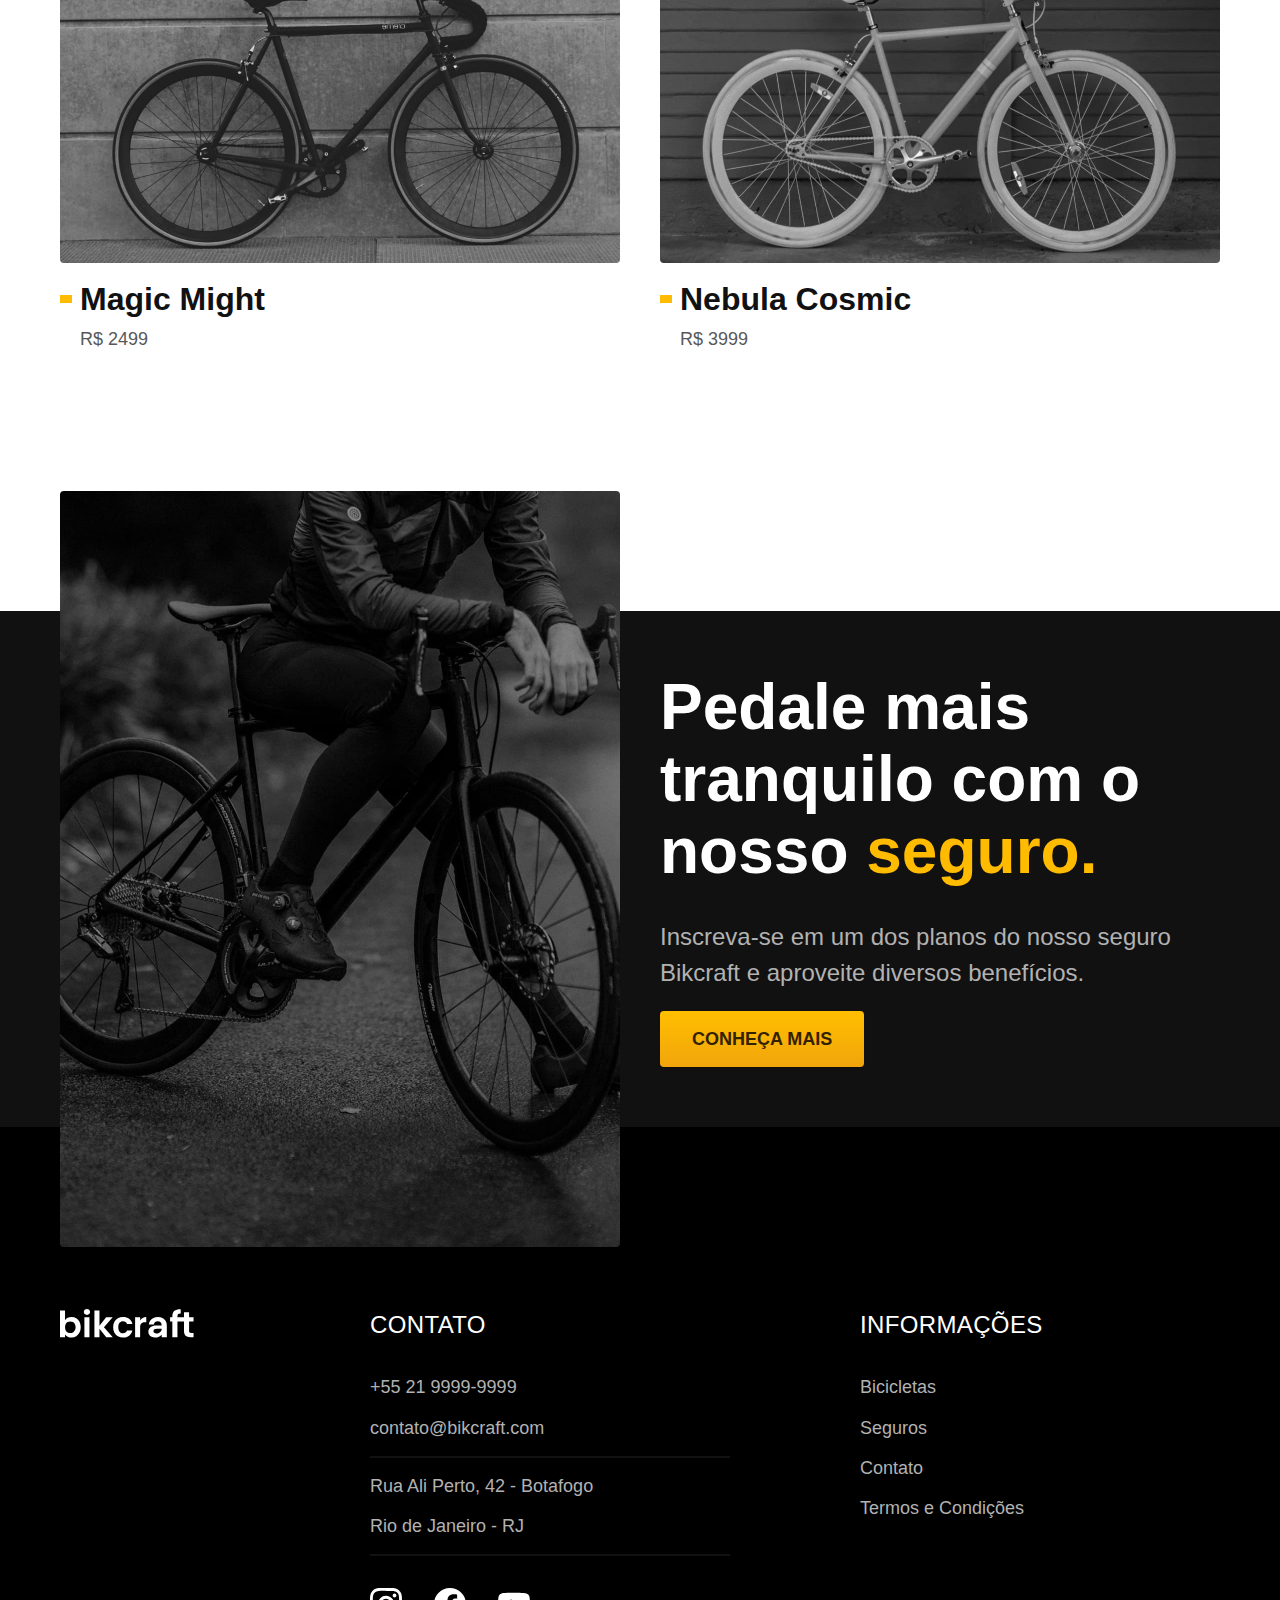
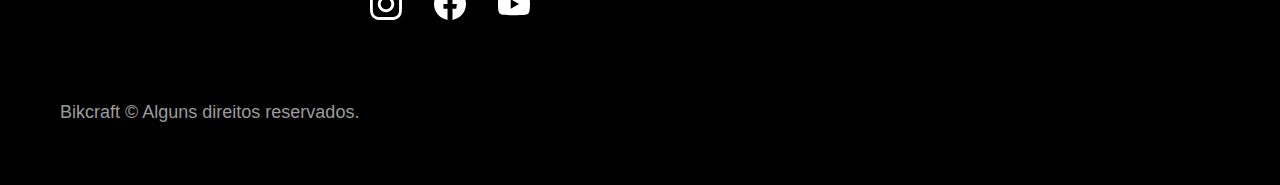
<file: bicicletas/nimbus.html>
<!DOCTYPE html>
<html lang="pt-br">
  <head>
    <meta charset="UTF-8" />
    <meta name="viewport" content="width=device-width, initial-scale=1.0" />

    <title>Nimbus | Bikcraft</title>
    <meta name="description" content="Nimbus." />

    <link rel="shortcut icon" href="../img/favicon.svg" type="image/x-icon" />
    <link rel="preload" href="../css/style.min.css" as="style" />
    <link rel="stylesheet" href="../css/style.min.css" />

    <script>
      document.documentElement.classList.add("js");
    </script>
  </head>

  <body id="bicicleta">
    <header class="header-bg">
      <div class="header container">
        <a href="../">
          <img src="../img/bikcraft.svg" alt="Bikcraft" />
        </a>

        <nav aria-label="primaria">
          <ul class="header-menu font-1-m cor-0">
            <li><a href="../bicicletas.html">Bicicletas</a></li>
            <li><a href="../seguros.html">Seguros</a></li>
            <li><a href="../contato.html">Contato</a></li>
          </ul>
        </nav>
      </div>
    </header>

    <main class="titulo-bg">
      <div>
        <div class="titulo container">
          <p class="font-2-xl cor-5">R$ 4999</p>
          <h1 class="font-1-xxl cor-0">
            Nimbus Stark<span class="cor-p1">.</span>
          </h1>
        </div>
      </div>
      <div class="bicicleta container">
        <div class="bicicleta-imagens">
          <img src="../img/bicicleta/nimbus1.jpg" alt="" />
          <img src="../img/bicicleta/nimbus2.jpg" alt="" />
          <img src="../img/bicicleta/nimbus3.jpg" alt="" />
        </div>
        <div class="bicicleta-conteudo">
          <p class="font-2-l cor-5">
            A Nimbus Stark é a melhor Bikcraft já criada pela nossa equipe. Ela
            vem equipada com os melhores acessórios, o que garante maior
            velocidade.
          </p>
          <div class="bicicleta-comprar">
            <a
              class="botao"
              href="../orcamento.html?tipo=bikcraft&produto=magic"
              >Comprar Agora</a
            >
            <span class="font-1-xs cor-6"
              ><img src="../img/icones/entrega.svg" alt="" /> entrega em 5
              dias</span
            >
            <span class="font-1-xs cor-6"
              ><img src="../img/icones/estoque.svg" alt="" /> 18 em
              estoque</span
            >
          </div>

          <h2 class="font-1-xs cor-0">Informações</h2>
          <ul class="bicicleta-informacoes">
            <li>
              <img src="../img/icones/eletrica.svg" alt="" />
              <h3 class="font-1-m cor-0">Motor Elétrico</h3>
              <p class="font-2-xs cor-5">
                Permite você viajar distâncias inimaginaveis com a sua bike.
              </p>
            </li>
            <li>
              <img src="../img/icones/velocidade.svg" alt="" />
              <h3 class="font-1-m cor-0">50 km/h</h3>
              <p class="font-2-xs cor-5">
                A mais rápida bicicleta elétrica disponível hoje no mercado.
              </p>
            </li>
            <li>
              <img src="../img/icones/rastreador.svg" alt="" />
              <h3 class="font-1-m cor-0">Rastreador</h3>
              <p class="font-2-xs cor-5">
                Rastreador e sistema anti-furto para garantir o seu sossego.
              </p>
            </li>
            <li>
              <img src="../img/icones/carbono.svg" alt="" />
              <h3 class="font-1-m cor-0">Fibra de Carbono</h3>
              <p class="font-2-xs cor-5">
                Maior proteção possível para a sua Bikcraft com fibra de
                carbono.
              </p>
            </li>
          </ul>
          <h2 class="font-1-xs cor-0">Ficha Técnica</h2>
          <ul class="bicicleta-ficha font-2-s cor-4">
            <li>Peso <span>9 kg</span></li>
            <li>Altura <span>60 cm</span></li>
            <li>Largura <span>120 cm</span></li>
            <li>Profundidade <span>10 cm</span></li>
            <li>Marchas <span>16</span></li>
            <li>Roda <span>29</span></li>
          </ul>
        </div>
      </div>
    </main>

    <article class="bicicletas-lista container">
      <h2 class="font-1-xxl">escolha a sua<span class="cor-p1">.</span></h2>

      <ul>
        <li>
          <a href="./magic.html">
            <img src="../img/bicicletas/magic.jpg" alt="Bicicleta preta" />
            <h3 class="font-1-xl">Magic Might</h3>
            <span class="font-2-m cor-8">R$ 2499</span>
          </a>
        </li>
        <li>
          <a href="./nebula.html">
            <img src="../img/bicicletas/nebula.jpg" alt="Bicicleta preta" />
            <h3 class="font-1-xl">Nebula Cosmic</h3>
            <span class="font-2-m cor-8">R$ 3999</span>
          </a>
        </li>
      </ul>
    </article>

    <article class="seguro-bg">
      <div class="seguro container">
        <div class="seguro-imagem">
          <img
            src="../img/fotos/seguros.jpg"
            alt="Pessoa parada em cima de uma bicicleta."
          />
        </div>
        <div class="seguro-conteudo">
          <h2 class="font-1-xxl cor-0">
            Pedale mais tranquilo com o nosso
            <span class="cor-p1">seguro.</span>
          </h2>
          <p class="font-2-l cor-5">
            Inscreva-se em um dos planos do nosso seguro Bikcraft e aproveite
            diversos benefícios.
          </p>
          <a class="botao" href="../seguros.html">Conheça Mais</a>
        </div>
      </div>
    </article>

    <footer class="footer-bg">
      <div class="footer container">
        <img src="../img/bikcraft.svg" alt="Bikcraft" />
        <div class="footer-contato">
          <h3 class="font-2-l-b cor-0">Contato</h3>
          <ul class="font-2-m cor-5">
            <li><a href="tel:+552199999999">+55 21 9999-9999</a></li>
            <li>
              <a href="mailto:contato@bikcraft.com">contato@bikcraft.com</a>
            </li>
            <li>Rua Ali Perto, 42 - Botafogo</li>
            <li>Rio de Janeiro - RJ</li>
          </ul>
          <div class="footer-redes">
            <a href="../">
              <img src="../img/redes/instagram.svg" alt="Instagram" />
            </a>
            <a href="../">
              <img src="../img/redes/facebook.svg" alt="Facebook" />
            </a>
            <a href="../">
              <img src="../img/redes/youtube.svg" alt="Youtube" />
            </a>
          </div>
        </div>
        <div class="footer-informacoes">
          <h3 class="font-2-l-b cor-0">Informações</h3>
          <nav>
            <ul class="font-1-m cor-5">
              <li><a href="../bicicletas.html">Bicicletas</a></li>
              <li><a href="../seguros.html">Seguros</a></li>
              <li><a href="../contato.html">Contato</a></li>
              <li><a href="../termos.html">Termos e Condições</a></li>
            </ul>
          </nav>
        </div>
        <p class="footer-copy font-2-m cor-6">
          Bikcraft © Alguns direitos reservados.
        </p>
      </div>
    </footer>
    <script src="../js/script.js"></script>
  </body>
</html>
</file>
<file: css/style.min.css>
body{margin:0;font-family:Arial,Helvetica,sans-serif;color:#111}blockquote,dd,h1,h2,h3,h4,p,ul{margin:0}ul{padding:0;list-style:none}a{text-decoration:none;color:inherit}img{max-width:100%;height:auto;display:block}img[src$=".jpg"]{border-radius:4px}.font-1-xs{font:400 0.75rem/1.35 Poppins,sans-serif}.font-2-xs{font:400 0.875rem/1.43 Roboto,sans-serif}.font-1-s{font:400 1rem/1.5 Poppins,sans-serif}.font-2-s{font:400 1rem/1.5 Roboto,sans-serif}.font-1-m,.font-1-m-b{font:400 1.125rem/1.35 Poppins,sans-serif}.font-1-m-b{font-weight:600}.font-2-m{font:500 1.125rem/1.35 Roboto,sans-serif}.font-1-l{font:400 1.5rem/1.5 Poppins,sans-serif}.font-2-l,.font-2-l-b{font:400 1.5rem/1.5 Roboto,sans-serif}.font-2-l-b{font-weight:500;letter-spacing:.015em;text-transform:uppercase}.font-1-xl{font:600 2rem/1.25 Poppins,sans-serif}.font-2-xl{font:500 2rem/1.25 Roboto,sans-serif}.font-1-xxl{font:600 4rem/1.125 Poppins,sans-serif}@media (max-width:1200px){.font-1-xxl{font-size:3rem}.font-2-l,.font-2-l-b{font-size:1.125rem}}@media (max-width:800px){.font-1-xxl{font-size:2rem}.font-1-xl,.font-2-xl{font-size:1.5rem}}:root{--cor-0:#ffffff;--cor-1:#f7f7f7;--cor-2:#ededed;--cor-3:#dedede;--cor-4:#cccccc;--cor-5:#b2b2b2;--cor-6:#9c9c9c;--cor-7:#717171;--cor-8:#595959;--cor-9:#404040;--cor-10:#2e2e2e;--cor-11:#111111;--cor-12:#000000;--cor-p1:#ffbb00;--cor-p2:#e4a30b;--cor-p3:#a66f00;--cor-p4:#664400;--cor-p5:#332200}.cor-0{color:var(--cor-0)}.cor-1{color:var(--cor-1)}.cor-2{color:var(--cor-2)}.cor-3{color:var(--cor-3)}.cor-4{color:var(--cor-4)}.cor-5{color:var(--cor-5)}.cor-6{color:var(--cor-6)}.cor-7{color:var(--cor-7)}.cor-8{color:var(--cor-8)}.cor-9{color:var(--cor-9)}.cor-10{color:var(--cor-10)}.cor-11{color:var(--cor-11)}.cor-12{color:var(--cor-12)}.cor-p1{color:var(--cor-p1)}.cor-p2{color:var(--cor-p2)}.cor-p3{color:var(--cor-p3)}.cor-p4{color:var(--cor-p4)}.cor-p5{color:var(--cor-p5)}.fadeInDown{transform:translate3d(0,-20px,0)}.fadeInUp{transform:translate3d(0,20px,0)}.fadeInRight{transform:translate3d(20px,0,0)}.fadeInLeft{transform:translate3d(-20px,0,0)}.js [data-anime]{opacity:0}.js .anime{opacity:1;transform:none;transition:transform .8s,opacity .8s}.header-bg{background-color:var(--cor-12)}.header{display:flex;flex-wrap:wrap;gap:20px;justify-content:space-between;align-items:center;padding-top:20px;padding-bottom:20px}.header-menu{display:flex;flex-wrap:wrap;gap:40px}.header-menu a{display:inline-block;padding:16px 0;position:relative}.header-menu a:after{content:"";display:block;height:2px;width:0;background:var(--cor-0);margin-top:4px;transition:.3s;position:absolute}.header-menu a.ativo:after,.header-menu a:hover:after{width:100%}@media (max-width:800px){.header-menu{gap:20px}.header-menu a{background:var(--cor-11);padding:12px 16px;border-radius:4px}.header-menu a:hover{background-color:var(--cor-10)}.header a:after{display:none}}@media (max-width:600px){.header-menu{gap:12px}.header-menu a{padding:8px 12px;font-size:14px}}.footer-bg{background-color:var(--cor-12)}.footer{display:grid;grid-template-columns:3fr 5fr 4fr;gap:40px;padding-top:60px;padding-bottom:60px}.footer h3{margin-bottom:32px}.footer-contato ul{margin-bottom:32px}.footer-contato li:nth-child(2n):after{content:"";display:block;max-width:360px;height:2px;background:var(--cor-11);margin-top:16px}.footer li{margin-bottom:16px}.footer-redes{display:flex;gap:32px}.footer a:hover{color:var(--cor-0)}.footer-copy{grid-column:1/-1;margin-top:40px}@media (max-width:800px){.footer>img{display:none}.footer{grid-template-columns:1fr 1fr}}@media (max-width:600px){.footer{grid-template-columns:1fr;gap:60px}.footer-copy{margin-top:0}}.container{box-sizing:border-box;max-width:1200px;padding-left:20px;padding-right:20px;margin-left:auto;margin-right:auto}.botao{display:inline-block;padding:16px 32px;background:linear-gradient(#ffbf00,#f2a50c);border-radius:4px;box-shadow:0 1px 2px rgba(0,0,0,.1);text-transform:uppercase;color:var(--cor-p5);font:600 1.125rem/1.35 Poppins,sans-serif;max-width:max-content;border:none;cursor:pointer}.botao:hover{background:linear-gradient(#ffb60d,#e59317)}.botao.secundario{background:var(--cor-10);color:var(--cor-2)}.botao.secundario:hover{background:var(--cor-9)}.botao.seta{display:flex;align-items:center}.botao.seta::after{content:"";display:inline-block;width:18px;height:10px;margin-left:12px;background:url("../img/icones/seta.svg");transition:transform .2s}.botao.seta:hover::after{transform:translateX(4px)}@media (max-width:600px){.botao{padding:12px 16px;font-size:1rem}}.link{display:inline-block;color:var(--cor-p1);font:500 1.5rem/1.5 Poppins,sans-serif;text-transform:uppercase}.link::after{content:"";display:block;width:100%;height:4px;background-color:currentColor}.link:hover{color:var(--cor-0)}.titulo-bg{padding-top:60px;padding-bottom:60px;background-color:var(--cor-11)}.titulo{background:url("../img/dec/top-right.svg") no-repeat top right 20px}.titulo p{margin-bottom:4px}@media (max-width:800px){.titulo-bg{padding-top:40px;padding-bottom:40px}.titulo p{font-size:1rem;text-transform:lowercase;font-weight:400}}.form{display:grid;grid-template-columns:1fr 1fr;gap:20px}.form label{display:block;font:400 1rem/1.5 Poppins,sans-serif;margin-bottom:4px}.form .col-2{grid-column:span 2}.form input[type=email],.form input[type=text],.form textarea{font:400 1rem/1.5 Roboto,sans-serif;background:var(--cor-1);border:1px solid var(--cor-2);padding:12px;border-radius:4px;width:100%;box-sizing:border-box}.form input[type=email]:focus,.form input[type=text]:focus,.form textarea:focus{outline:0;border-color:var(--cor-p1);background:var(--cor-0);box-shadow:0 0 0 2px #fea}@media (max-width:600px){.form{grid-template-columns:1fr}.form .col-2{grid-column:1}}.introducao-bg{background:var(--cor-12) url("../img/dec/bottom-left.svg") no-repeat bottom 160px left 20px;box-shadow:inset 0 -120px var(--cor-0)}.introducao{display:grid;grid-template-columns:1fr 1fr;gap:0 40px}.introducao-conteudo{align-self:end;padding-bottom:200px}.introducao img{width:100%;height:100%;object-fit:cover;border-radius:4px}.introducao h1{margin-bottom:32px}.introducao p{margin-bottom:20px}@media (max-width:800px){.introducao-bg{background:var(--cor-11);padding-top:40px;box-shadow:inset 0 -60px #fff}.introducao{grid-template-columns:1fr;gap:32px}.introducao-conteudo{padding-bottom:0}.introducao h1{margin-bottom:16px}.introducao img{height:300px;width:100%}}.tecnologia-bg{background-color:var(--cor-11);box-shadow:inset 0 80px var(--cor-0),inset 0 -80px var(--cor-0)}.tecnologia{display:grid;grid-template-columns:1fr 1fr;gap:40px}.tecnologia-imagem img{width:100%;height:100%;object-fit:cover;object-position:left}.tecnologia-conteudo{padding-top:160px;padding-bottom:160px}.tecnologia-conteudo>span{display:block;margin-bottom:20px}.tecnologia-conteudo h2{margin-bottom:32px}.tecnologia-conteudo>p{margin-bottom:20px}.tecnologia a{margin-bottom:80px}.tecnologia-vantagens{display:flex;gap:40px}.tecnologia-vantagens h3{margin-bottom:8px;width:max-content}.tecnologia-vantagens img{width:24px;margin-bottom:8px}@media (max-width:800px){.tecnologia-bg{box-shadow:initial}.tecnologia{grid-template-columns:1fr}.tecnologia-conteudo{padding-top:60px;padding-bottom:60px}.tecnologia-imagem{display:none}.tecnologia a{margin-bottom:60px}}@media (max-width:600px){.tecnologia-vantagens{flex-direction:column}}.parceiros{padding-top:60px;padding-bottom:120px}.parceiros h2{margin-bottom:60px}.parceiros ul{padding:0 20px;max-width:1400px;display:grid;grid-template-columns:repeat(4,1fr);margin:0 auto}.parceiros li{display:flex;padding:32px;border-left:2px solid var(--cor-2)}.parceiros img{margin:auto}.parceiros li:first-child,.parceiros li:nth-child(5){border-left:none}.parceiros li:nth-child(n+5){border-top:2px solid var(--cor-2)}@media (max-width:800px){.parceiros{padding-bottom:60px}.parceiros h2{margin-bottom:20px}.parceiros ul{grid-template-columns:repeat(2,1fr)}.parceiros li:nth-child(n+3){border-top:2px solid var(--cor-2)}.parceiros li:nth-child(odd){border-left:none}}.depoimento{display:grid;grid-template-columns:1fr 1fr;background-color:var(--cor-p1);overflow:hidden}.depoimento img{width:100%;height:100%;object-fit:cover;border-radius:0}.depoimento-conteudo{padding:40px 40px 80px 80px;align-self:end;background:url("../img/dec/bottom-right-p.svg") no-repeat bottom 40px right 40px}.depoimento-conteudo p{max-width:32ch;font-family:Merriweather,serif;font-style:italic;font-weight:900;margin-bottom:32px;position:relative}.depoimento p::after,.depoimento p::before{font-size:5rem;color:var(--cor-p2);position:absolute}.depoimento p::before{content:"“";left:-50px;top:-20px}.depoimento p::after{content:"”"}@media (min-width:1200px){.depoimento img{max-height:520px}}@media (max-width:800px){.depoimento{grid-template-columns:1fr;text-align:center}.depoimento img{max-height:200px}.depoimento-conteudo{padding:40px 20px;margin:auto}}.bicicletas-lista{padding-top:60px;padding-bottom:120px}.bicicletas-lista h2{margin-bottom:40px}.bicicletas-lista ul{display:flex;gap:40px;padding:0 20px 20px 20px;max-width:1400px;margin-left:auto;margin-right:auto;overflow-x:auto}#bicicleta .bicicletas-lista ul{padding:0 0 20px 0}.bicicletas-lista li{flex:1;min-width:280px}.bicicletas-lista a{display:block}.bicicletas-lista img{margin-bottom:16px}.bicicletas-lista h3{margin-bottom:8px;display:flex;align-items:center}.bicicletas-lista h3::before{content:"";display:inline-block;height:8px;width:12px;margin-right:8px;background-color:var(--cor-p1);transition:width .2s}.bicicletas-lista a:hover h3::before{width:24px}.bicicletas-lista li span{padding-left:20px}@media (max-width:800px){.bicicletas-lista{padding-bottom:60px}.bicicletas-lista ul{gap:20px}}.bicicletas-bg{background:linear-gradient(to right,var(--cor-0) 30%,var(--cor-11) 0)}.bicicletas{display:grid;grid-template-columns:1fr 1fr;gap:40px;padding-top:60px;padding-bottom:60px;background:url("../img/dec/top-right.svg") no-repeat top 40px right 20px}.bicicletas-imagem{display:grid}.bicicletas-imagem img{grid-area:1/1}.bicicletas-imagem span{grid-area:1/1;place-self:start end;margin-top:20px;background:var(--cor-12);display:inline-block;padding:8px 16px 8px 8px;border-radius:4px 0 0 4px}.bicicletas-conteudo{display:grid;grid-template-columns:1fr auto;align-content:start}.bicicletas h2,.bicicletas p{grid-column:1/-1}.bicicletas h2{margin-bottom:20px}.bicicletas h2::before{content:"";display:block;width:12px;height:8px;background-color:var(--cor-p1);margin-bottom:8px}.bicicletas p{margin-bottom:32px}.bicicletas a{place-self:end}.bicicletas li{display:flex;align-items:center}.bicicletas ul{display:grid;gap:16px}.bicicletas-conteudo img{width:24px;margin-right:8px}@media (max-width:800px){.bicicletas-bg{background:var(--cor-11)}.bicicletas{grid-template-columns:1fr;gap:20px;padding-top:40px;padding-bottom:40px}}@media (max-width:600px){.bicicletas-conteudo{grid-template-columns:1fr}.bicicletas ul{font-size:1rem;grid-template-columns:1fr 1fr;margin-bottom:32px}.bicicletas a{place-self:start}}.bicicleta{display:grid;grid-template-columns:1fr 1fr;align-items:start;gap:40px;padding-top:60px;padding-bottom:60px}#bicicleta .titulo p{text-transform:uppercase}.bicicleta-imagens{display:flex;flex-wrap:wrap;gap:20px}.bicicleta-imagens img{flex:1;min-width:200px}.bicicleta-imagens img:first-child{min-width:100%}.bicicleta-conteudo>p{margin-bottom:32px}.bicicleta-comprar{display:grid;grid-template-columns:max-content auto;align-items:center;justify-items:start;gap:8px 12px;margin-bottom:40px}.bicicleta-comprar a{grid-row:span 2}.bicicleta-comprar span{display:flex;align-items:center;background-color:var(--cor-12);gap:8px;padding:4px 8px;border-radius:4px}.bicicleta-conteudo h2{text-transform:uppercase;letter-spacing:.015em;margin-bottom:12px}.bicicleta-ficha,.bicicleta-informacoes{padding:32px;background-color:var(--cor-12);border-radius:4px}.bicicleta-informacoes{margin-bottom:40px;display:grid;grid-template-columns:1fr 1fr;gap:32px}.bicicleta-informacoes img{width:24px;margin-bottom:8px}.bicicleta-informacoes h3{margin-bottom:8px}.bicicleta-ficha li{padding:4px 0;display:flex;justify-content:space-between;border-bottom:1px solid var(--cor-11)}.bicicleta-ficha li:last-child{border-bottom:none}.bicicleta-ficha span{color:var(--cor-6)}@media (max-width:800px){.bicicleta{grid-template-columns:1fr;padding-top:40px;padding-bottom:40px}.bicicleta-imagens{grid-row:2}}@media (max-width:400px){.bicicleta-informacoes{grid-template-columns:1fr}.bicicleta-comprar{grid-template-columns:1fr}}.seguro-bg{background-color:var(--cor-11);box-shadow:inset 0 120px var(--cor-0),inset 0 -120px var(--cor-12)}.seguro{display:grid;grid-template-columns:1fr 1fr;gap:40px}.seguro-imagem img{width:100%;height:100%;object-fit:cover}.seguro-conteudo{padding-top:180px;padding-bottom:180px}.seguro h2{margin-bottom:32px}.seguro p{margin-bottom:20px}@media (max-width:800px){.seguro-bg{box-shadow:inset 0 -60px var(--cor-12)}.seguro{grid-template-columns:1fr}.seguro-conteudo{grid-row:1;padding-top:40px;padding-bottom:0}}.seguros-bg{background:var(--cor-11)}.seguros{padding-top:60px;padding-bottom:60px;display:grid;grid-template-columns:1fr 1fr;gap:40px;align-items:center}#seguros .seguros{padding-top:0}.seguros h2{grid-column:1/-1}.seguros-item{background-color:var(--cor-12);padding:32px 32px 32px 60px;display:grid;grid-template-columns:1fr auto;border-radius:4px}.seguros-item h3{margin-bottom:40px}.seguros-item span{grid-column:2;display:block;text-align:right}.seguros-item ul{grid-column:1/-1;margin-bottom:32px}.seguros-item li{display:flex;align-items:center;position:relative}.seguros-item li+li{margin-top:20px}.seguros-item li::before{content:"";display:inline-block;width:13px;height:9px;background-image:url("../img/icones/lista.svg");position:absolute;left:-21px}.seguros-item a{grid-column:1/-1}@media (max-width:800px){.seguros{grid-template-columns:1fr}}.vantagens-bg{background-color:var(--cor-12)}.vantagens{padding-top:120px;padding-bottom:120px}.vantagens h2{margin-bottom:60px}.vantagens ul{display:grid;grid-template-columns:repeat(auto-fit,minmax(280px,max-content));gap:40px 80px}.vantagens h3,.vantagens img{margin-bottom:8px}@media (max-width:800px){.vantagens{padding-top:60px;padding-bottom:60px}.vantagens h2{margin-bottom:40px}.vantagens ul{gap:20px}}.perguntas{padding-top:120px;padding-bottom:120px}.perguntas h2{margin-bottom:60px}.perguntas dl>div{padding:20px;border-radius:4px}.perguntas dl>div:nth-child(odd){background-color:var(--cor-1)}.perguntas button{display:grid;grid-template-columns:auto 1fr auto;align-items:center;gap:8px;cursor:pointer;border:none;background:0 0;width:100%;text-align:left}.perguntas button::before{content:"";display:inline-block;width:12px;height:8px;background-color:var(--cor-p1)}.perguntas button::after{content:"";display:inline-block;width:14px;height:6px;background:url("../img/icones/seta-abrir.svg");transition:.3s}.perguntas button:hover::after,.perguntas button[aria-expanded=true]::after{transform:rotate(180deg)}.perguntas dd{display:none}.perguntas dd.ativa{display:block}.perguntas dd{padding-left:20px;padding-top:16px;max-width:80ch}@media (max-width:800px){.perguntas{padding-top:60px;padding-bottom:60px}.perguntas h2{margin-bottom:40px}}#contato{background:linear-gradient(var(--cor-11) 600px,var(--cor-1) 0)}.contato{display:grid;grid-template-columns:5fr 7fr}.contato-dados,.contato-formulario{padding:60px;box-shadow:0 1px 2px rgba(0,0,0,.1)}.contato-dados{border-radius:5px 0 0 5px;background:var(--cor-12) url("../img/dec/bottom-left.svg") no-repeat bottom 20px left 20px}.contato-formulario{border-radius:0 5px 5px 0;background:var(--cor-0) url("../img/dec/bottom-right.svg") no-repeat bottom 20px right 20px}.contato-dados h2{margin-bottom:60px}.contato-endereco{margin-bottom:32px;padding-left:28px;background:url("../img/icones/local.svg") no-repeat 0 2px}.contato-endereco p{margin-bottom:8px}.contato-meios a{display:block;max-width:max-content;margin-bottom:8px;padding-left:28px}.contato-meios a:hover{color:var(--cor-0)}.contato-meios a:first-child{background:url("../img/icones/email.svg") no-repeat 0 2px}.contato-meios a:nth-child(2){margin-bottom:32px}.contato-meios a:nth-child(3){background:url("../img/icones/telefone.svg") no-repeat 0 2px;margin-bottom:60px}.contato-redes{display:flex;gap:32px;padding-left:28px}@media (max-width:800px){.contato{grid-template-columns:1fr}.contato-dados,.contato-formulario{padding:20px}.contato-dados{border-radius:5px 5px 0 0;background:var(--cor-12)}.contato-formulario{border-radius:0 0 5px 5px}.contato-dados h2,.contato-meios a:nth-child(3){margin-bottom:32px}.contato-redes{margin-bottom:12px}}.lojas{display:grid;grid-template-columns:1fr 1fr;gap:0 40px;padding-top:120px;padding-bottom:120px}.lojas h2{grid-column:1/-1;margin-bottom:60px}.lojas img{border-radius:4px 4px 0 0}.lojas-item{border-radius:4px;background:var(--cor-0);box-shadow:0 1px 2px rgba(0,0,0,.1)}.lojas-conteudo{display:grid;grid-template-columns:1fr 1fr;gap:32px 16px;padding:32px}.lojas-conteudo h3,.lojas-tempo{grid-column:1/-1}.lojas-dados{display:grid;gap:8px;border-left:2px solid var(--cor-2);padding-left:12px}.lojas-tempo{display:flex;align-items:center;gap:8px}@media (max-width:800px){.lojas{gap:20px;padding-top:60px;padding-bottom:60px}.lojas h2{margin-bottom:32px}.lojas-conteudo{grid-template-columns:1fr}}@media (max-width:600px){.lojas{grid-template-columns:1fr}}#orcamento{background:linear-gradient(var(--cor-11) 600px,var(--cor-1) 0)}.orcamento{display:grid;grid-template-columns:5fr 7fr;padding-bottom:120px}.orcamento h2{text-transform:uppercase;position:relative;display:flex;align-items:center}.orcamento h2::before{content:"";display:inline-block;width:4px;height:8px;background-color:var(--cor-p1);position:absolute;left:-12px}.orcamento-dados,.orcamento-produto{padding:60px;box-shadow:0 1px 2px rgba(0,0,0,.1)}.orcamento-produto{border-radius:5px 0 0 5px;background:var(--cor-12) url("../img/dec/bottom-left.svg") no-repeat bottom 20px left 20px;display:grid;grid-template-columns:1fr 1fr;gap:20px;align-content:start}.orcamento-produto>*{grid-column:1/-1}.orcamento-produto>label{grid-column:initial}.orcamento-produto label{font:400 1rem/1.5 Poppins,sans-serif;color:var(--cor-4);background-color:var(--cor-10);padding:12px 16px;border-radius:4px;cursor:pointer;display:grid;grid-template-columns:auto 1fr auto;align-items:center;border:1px solid var(--cor-10)}.orcamento-produto input:checked+label{background:var(--cor-0);color:var(--cor-11)}.orcamento-produto label::before{content:"";display:inline-block;box-sizing:border-box;width:12px;height:12px;border:1px solid var(--cor-6);border-radius:50%;margin-right:8px}.orcamento-produto input:checked+label::before{border-color:var(--cor-7);box-shadow:inset 0 0 0 3px var(--cor-0),inset 0 0 0 6px var(--cor-7)}.orcamento-produto label:hover{background-color:var(--cor-9);border-color:var(--cor-9)}.orcamento-produto input:focus+label{box-shadow:0 0 0 2px var(--cor-p1);border-color:var(--cor-12)}.orcamento-produto label span{display:none}.orcamento-produto input:checked+label span{display:inline-block}.orcamento-produto input{opacity:0;position:absolute;pointer-events:none}.orcamento-dados{border-radius:0 5px 5px 0;background:var(--cor-0) url("../img/dec/bottom-right.svg") no-repeat bottom 20px right 20px}.orcamento-conteudo{display:none}.orcamento-conteudo h2,.orcamento-dados h2:nth-of-type(n+2){margin-top:20px}#bikcraft:checked~#orcamento-bikcraft,#seguro:checked~#orcamento-seguro{display:grid;gap:20px}.orcamento-detalhes{display:none;background:var(--cor-0);padding:20px;grid-template-columns:1fr 1fr;border-radius:4px;align-items:center}.orcamento-detalhes li{display:flex;align-items:center;margin-bottom:8px}.orcamento-detalhes li img{width:16px;margin-right:8px}.orcamento-produto input:checked+label+.orcamento-detalhes{display:grid}@media (max-width:1200px){.orcamento-dados,.orcamento-produto{padding:32px}}@media (max-width:800px){.orcamento{grid-template-columns:1fr}.orcamento-produto{border-radius:5px 5px 0 0;background:var(--cor-12)}.orcamento-dados{border-radius:0 0 5px 5px}}@media (max-width:400px){.orcamento-produto{grid-template-columns:1fr}}.termos{padding-top:80px;padding-bottom:80px}.termos h2{font-weight:600;margin-bottom:20px}.termos p+h2{margin-top:40px}.termos p{max-width:75ch;margin-bottom:24px}
</file>
